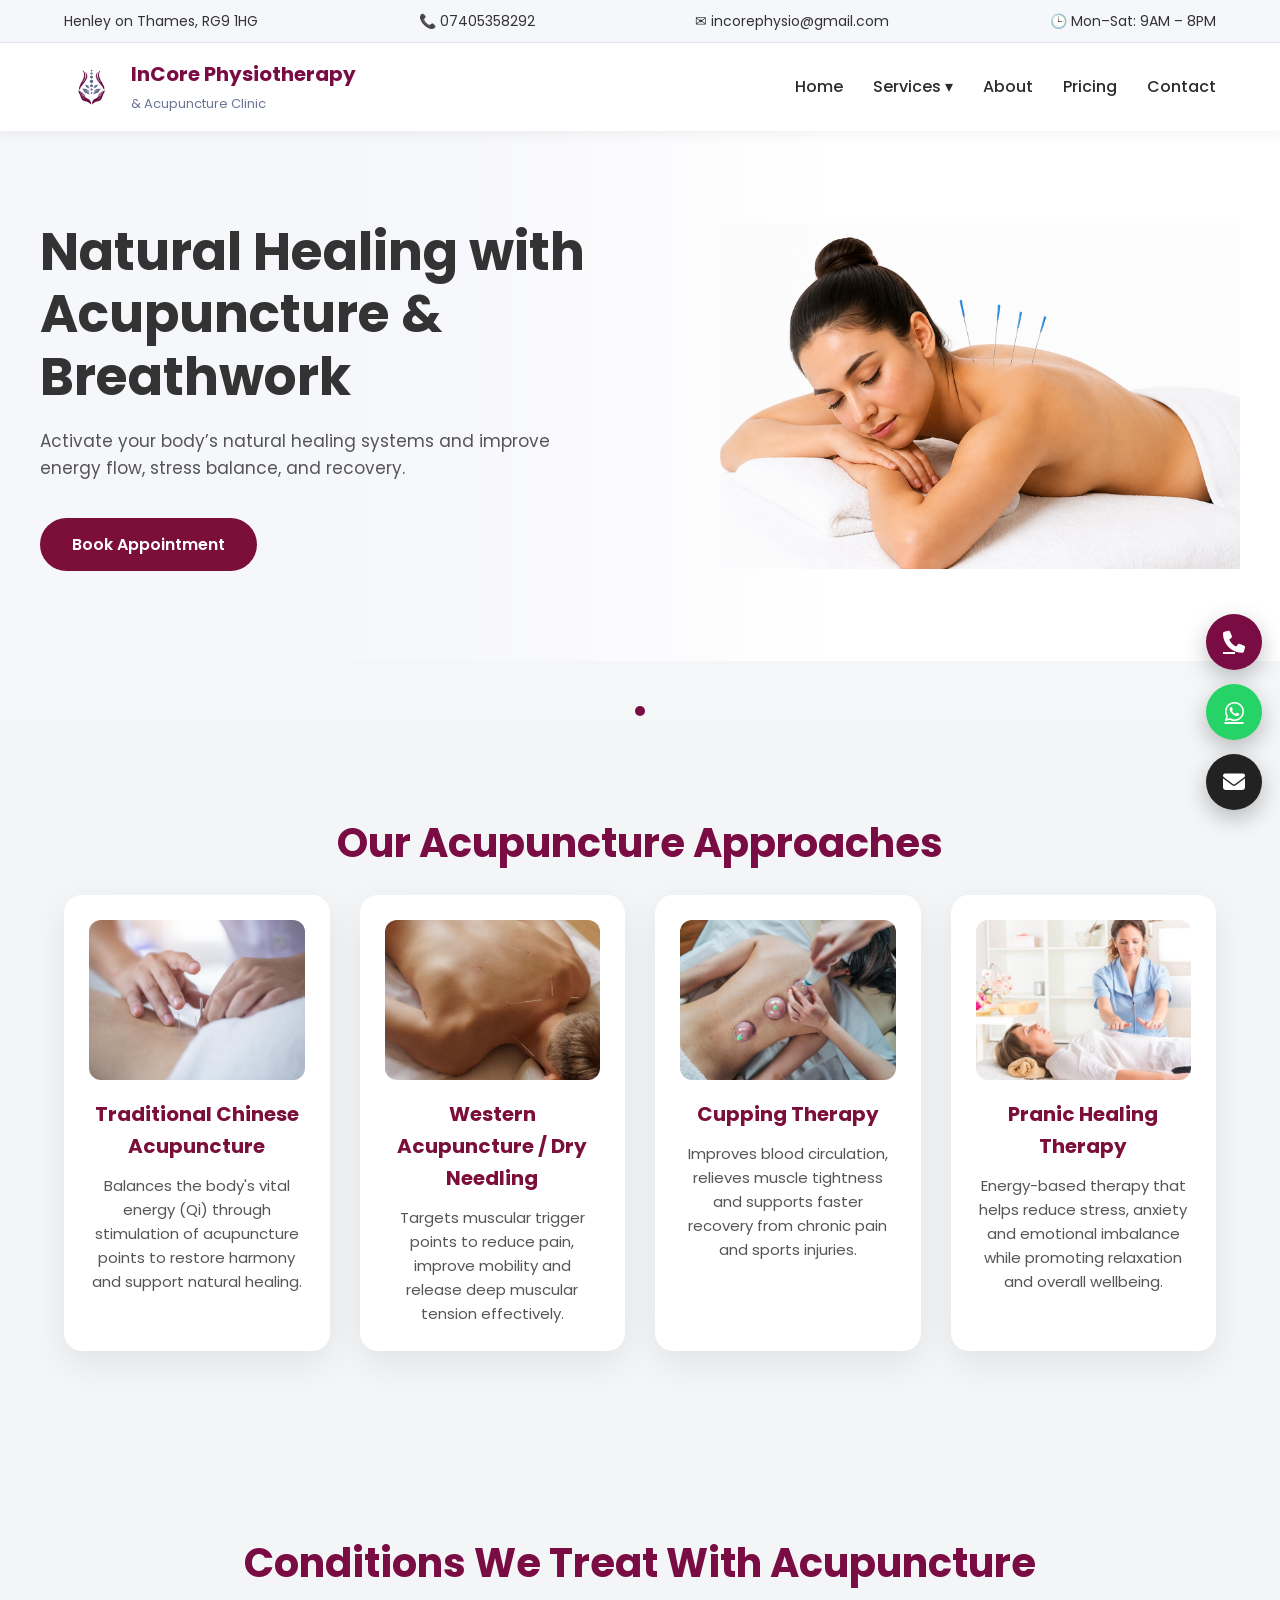
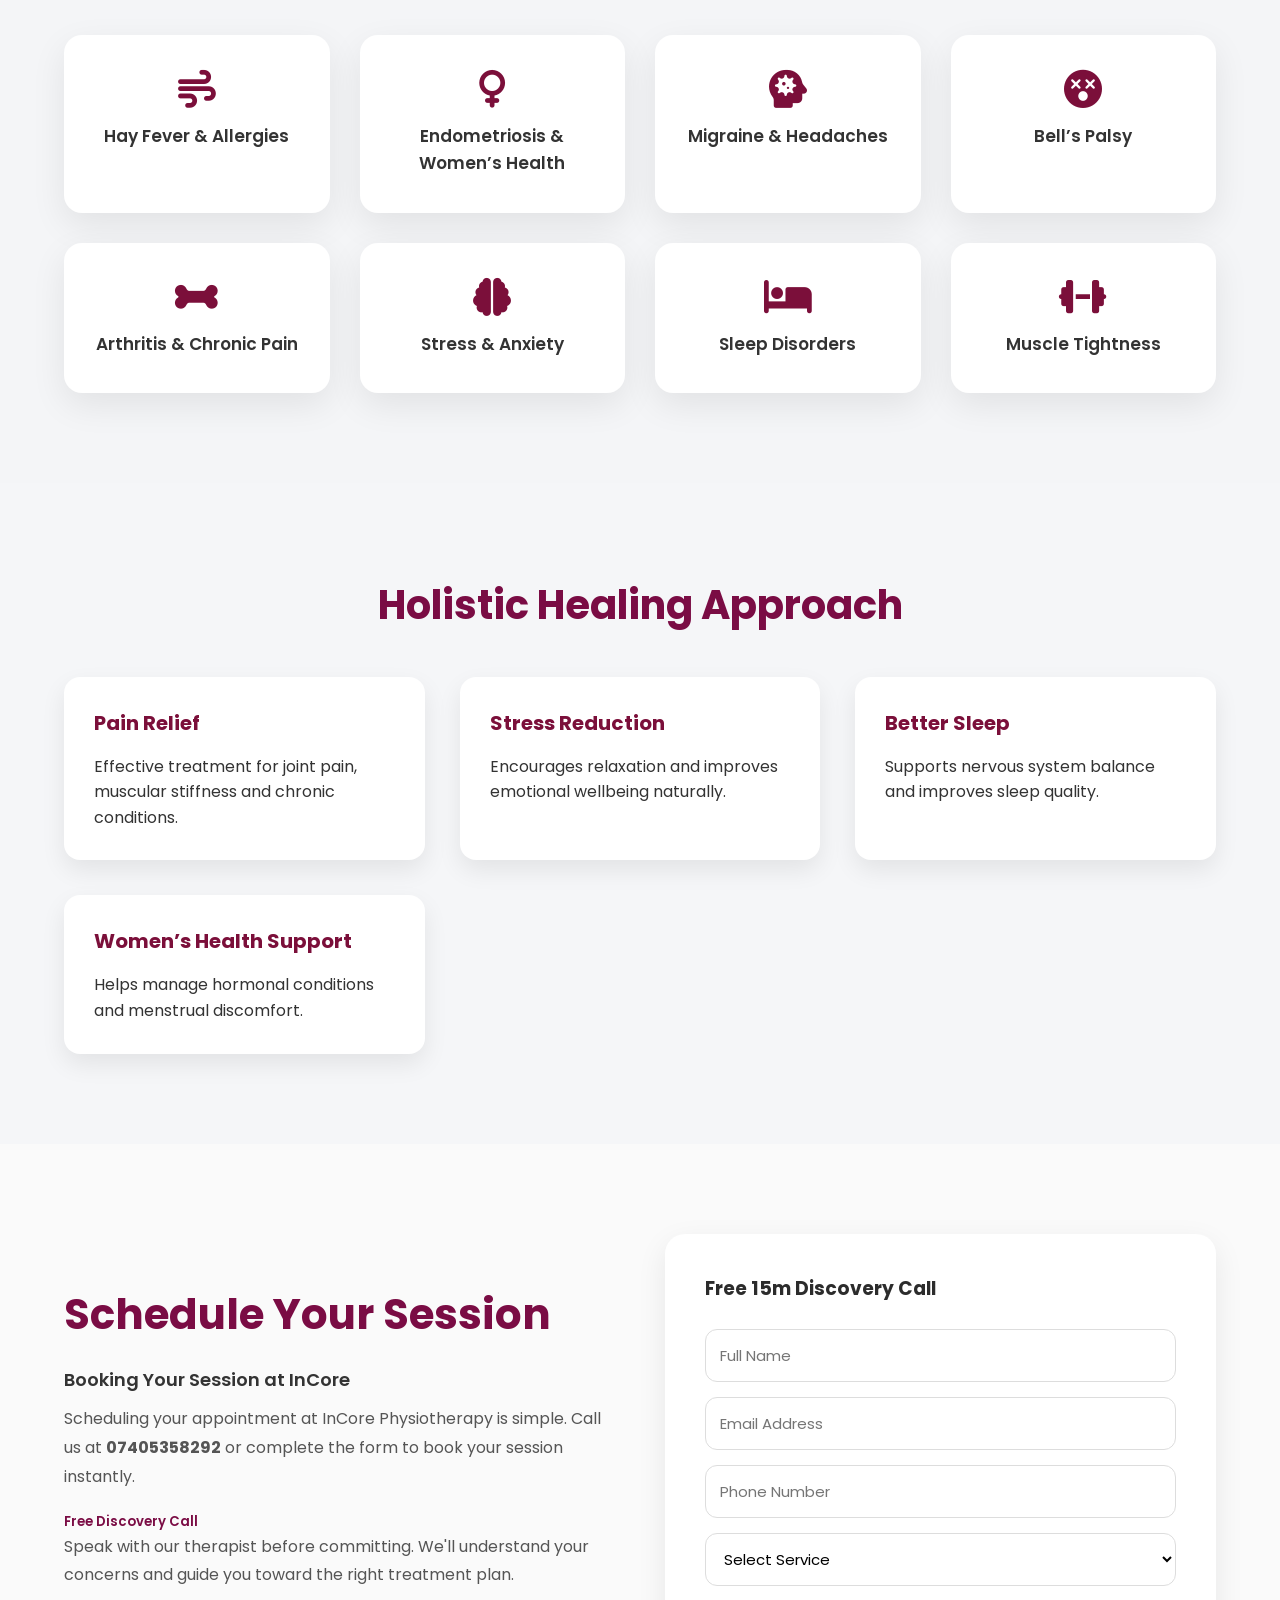
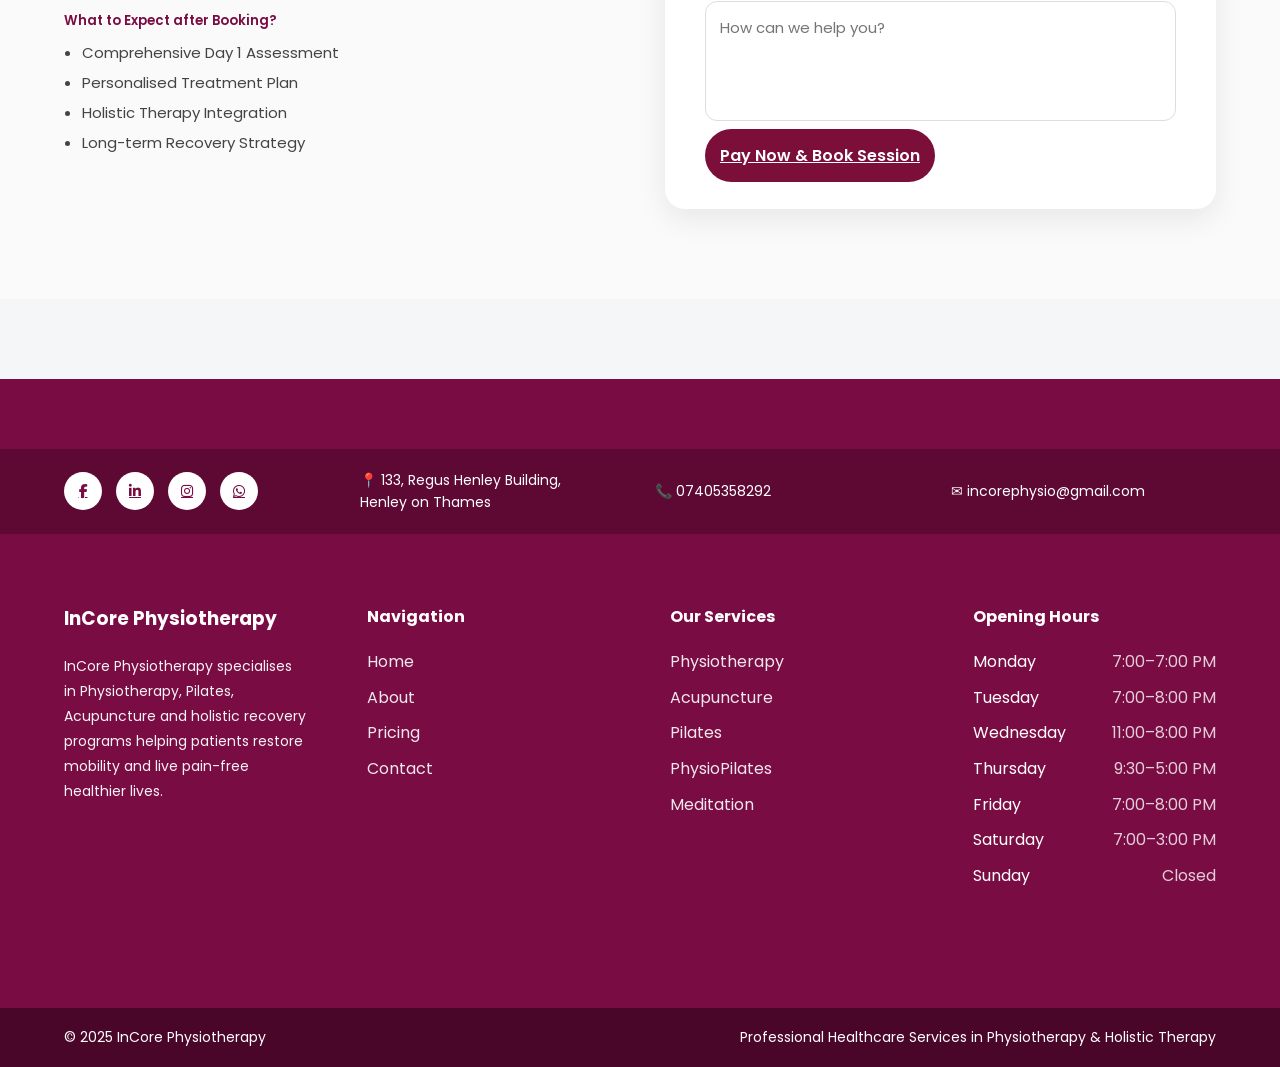
<file: accupunture.html>
<!DOCTYPE html>
<html lang="en">

<head>

<meta charset="UTF-8">
<meta name="viewport" content="width=device-width, initial-scale=1.0">

<title>Acupuncture | InCore Physiotherapy</title>

<link rel="stylesheet" href="style1.css">
<link href="https://fonts.googleapis.com/css2?family=Poppins:wght@400;600&family=Open+Sans:wght@400;500&display=swap" rel="stylesheet">
<link rel="stylesheet"
href="https://cdnjs.cloudflare.com/ajax/libs/font-awesome/6.5.1/css/all.min.css">
</head>

<body>







<!-- TOP INFO BAR -->

<div class="topbar">

<div class="container topbar-flex">

<div class="info-item">
Henley on Thames, RG9 1HG
</div>

<div class="info-item">
📞 07405358292
</div>

<div class="info-item">
✉ incorephysio@gmail.com
</div>

<div class="info-item">
🕒 Mon–Sat: 9AM – 8PM
</div>

</div>

</div>



<!-- MAIN HEADER -->

<header class="header">

<div class="container nav">

<div class="logo-area">

<img src="icononly.png" class="logo-img">

<div class="logo-text">
<h2>InCore Physiotherapy </h2>
<span>& Acupuncture Clinic</span>

</div>

</div>


<nav class="menu" id="menu">

<a href="index.html">Home</a>

<div class="dropdown">

<a href="#" class="dropdown-toggle">Services ▾</a>

<div class="dropdown-menu">

<a href="physiotherapy.html">Physiotherapy</a>
<a href="accupuncture.html">Acupuncture</a>
<a href="Pilates.html">Pilates</a>
<a href="physiopilates.html">Breathwork</a>
<a href="meditation.html">Meditation</a>


</div>

</div>

<a href="about.html">About</a>
<a href="pricing.html">Pricing</a>

<a href="contact.html">Contact</a>

</nav>


<!-- <a href="#" class="btn-primary">
Book
</a>
 -->

<div class="hamburger" id="hamburger">
☰
</div>

</div>

</header>





















<section class="hero">

<div class="carousel">

<div class="slide active">

<div class="hero-content">

<h1>Natural Healing with Acupuncture & Breathwork</h1>

<p>
Activate your body’s natural healing systems and improve energy flow,
stress balance, and recovery.
</p>

<a href="#" class="btn-primary" onclick="openPopup()">Book Appointment</a>

</div>

<img src="acu.png" class="hero-img">

</div>


</div>
</section>



<div class="dots"></div>

</div>

</section>

<!-- TYPES OF ACUPUNCTURE -->

<section class="acupuncture-section">

<div class="container">

<h2 class="section-title">Our Acupuncture Approaches</h2>

<div class="acu-grid">

<div class="acu-card">
<img src="at1.jpg">
<h3>Traditional Chinese Acupuncture</h3>
<p>
Balances the body's vital energy (Qi) through stimulation of acupuncture
points to restore harmony and support natural healing.
</p>
</div>


<div class="acu-card">
<img src="at2.jpg">
<h3>Western Acupuncture / Dry Needling</h3>
<p>
Targets muscular trigger points to reduce pain, improve mobility and
release deep muscular tension effectively.
</p>
</div>


<div class="acu-card">
<img src="at3.jpg">
<h3>Cupping Therapy</h3>
<p>
Improves blood circulation, relieves muscle tightness and supports faster
recovery from chronic pain and sports injuries.
</p>
</div>


<div class="acu-card">
<img src="at4.jpg">
<h3>Pranic Healing Therapy</h3>
<p>
Energy-based therapy that helps reduce stress, anxiety and emotional
imbalance while promoting relaxation and overall wellbeing.
</p>
</div>

</div>
</div>

</section>



<!-- CONDITIONS TREATED -->

<section class="acu-conditions-section">

<div class="container">

<h2 class="section-title">
Conditions We Treat With Acupuncture
</h2>

<div class="acu-conditions-grid">

<div class="acu-condition-card">
<i class="fa-solid fa-wind"></i>
<h3>Hay Fever & Allergies</h3>
</div>

<div class="acu-condition-card">
<i class="fa-solid fa-venus"></i>
<h3>Endometriosis & Women’s Health</h3>
</div>

<div class="acu-condition-card">
<i class="fa-solid fa-head-side-virus"></i>
<h3>Migraine & Headaches</h3>
</div>

<div class="acu-condition-card">
<i class="fa-solid fa-face-dizzy"></i>
<h3>Bell’s Palsy</h3>
</div>

<div class="acu-condition-card">
<i class="fa-solid fa-bone"></i>
<h3>Arthritis & Chronic Pain</h3>
</div>

<div class="acu-condition-card">
<i class="fa-solid fa-brain"></i>
<h3>Stress & Anxiety</h3>
</div>

<div class="acu-condition-card">
<i class="fa-solid fa-bed"></i>
<h3>Sleep Disorders</h3>
</div>

<div class="acu-condition-card">
<i class="fa-solid fa-dumbbell"></i>
<h3>Muscle Tightness</h3>
</div>

</div>
</div>

</section>





<!-- HOLISTIC BENEFITS -->

<section class="acu-benefits">

<div class="container">

<h2 class="section-title">Holistic Healing Approach</h2>


<div class="benefit-grid">

<div class="benefit-card">

<h3>Pain Relief</h3>

<p>
Effective treatment for joint pain, muscular stiffness and chronic conditions.
</p>

</div>


<div class="benefit-card">

<h3>Stress Reduction</h3>

<p>
Encourages relaxation and improves emotional wellbeing naturally.
</p>

</div>


<div class="benefit-card">

<h3>Better Sleep</h3>

<p>
Supports nervous system balance and improves sleep quality.
</p>

</div>


<div class="benefit-card">

<h3>Women’s Health Support</h3>

<p>
Helps manage hormonal conditions and menstrual discomfort.
</p>

</div>

</div>

</div>

</section>




<section class="schedule-section">

<div class="container schedule-wrapper">


<!-- LEFT CONTENT -->

<div class="schedule-content">

<h2>Schedule Your Session</h2>

<h4>Booking Your Session at InCore</h4>

<p>
Scheduling your appointment at InCore Physiotherapy is simple.
Call us at <strong>07405358292</strong> or complete the form to
book your session instantly.
</p>

<h5>Free Discovery Call</h5>

<p>
Speak with our therapist before committing. We'll understand your
concerns and guide you toward the right treatment plan.
</p>


<div class="schedule-list">

<h5>What to Expect after Booking?</h5>

<ul>
<li>Comprehensive Day 1 Assessment</li>
<li>Personalised Treatment Plan</li>
<li>Holistic Therapy Integration</li>
<li>Long-term Recovery Strategy</li>
</ul>

</div>

</div>



<!-- RIGHT FORM -->

<div class="schedule-form">

<h3>Free 15m Discovery Call</h3>

<form id="bookingForm">

<input type="text" placeholder="Full Name" required>

<input type="email" placeholder="Email Address" required>

<input type="tel" placeholder="Phone Number" required>

<select required>
<option value="">Select Service</option>
<option>Physiotherapy</option>
<option>Acupuncture</option>
<option>Pilates</option>
<option>PhysioPilates</option>
<option>Meditation</option>
<option>Pranic Healing</option>
</select>

<textarea placeholder="How can we help you?" required></textarea>

<a href="https://buy.stripe.com/7sY9AU4rI3bV6o62UUfQI09" 
target="_blank" 
class="pay-btn">
Pay Now & Book Session
</a>
</form>

</div>


</div>

</section>





<footer class="footer">

<!-- TOP CONTACT STRIP -->

<div class="footer-top">

<div class="container footer-top-grid">

<div class="footer-social">
<a href="https://www.facebook.com/profile.php?id=61563125564961"><i class="fab fa-facebook-f"></i></a>
<a href="https://www.linkedin.com/in/ashwini-a-107a5a2b/"><i class="fab fa-linkedin-in"></i></a>
<a href="https://www.instagram.com/incorephysiotherapy"><i class="fab fa-instagram"></i></a>
<a href="https://wa.me/917405358292"><i class="fab fa-whatsapp"></i></a>
</div>

<div class="footer-contact-item">
📍 133, Regus Henley Building,<br>
Henley on Thames
</div>

<div class="footer-contact-item">
📞 07405358292
</div>

<div class="footer-contact-item">
✉ incorephysio@gmail.com
</div>

</div>

</div>


<!-- MAIN FOOTER GRID -->

<div class="container footer-grid">


<!-- COLUMN 1 -->

<div class="footer-col">

<h3>InCore Physiotherapy</h3>

<p>
InCore Physiotherapy specialises in Physiotherapy, Pilates,
Acupuncture and holistic recovery programs helping patients
restore mobility and live pain-free healthier lives.
</p>

</div>


<!-- COLUMN 2 -->

<div class="footer-col">

<h4>Navigation</h4>

<ul>
<li><a href="index.html">Home</a></li>

<li><a href="about.html">About</a></li>
<li><a href="pricing.html">Pricing</a></li>

<li><a href="contact.html">Contact</a></li>
</ul>

</div>


<!-- COLUMN 3 -->

<div class="footer-col">

<h4>Our Services</h4>

<ul>
<li><a href="physiotherapy.html">Physiotherapy</a></li>
<li><a href="accupunture.html">Acupuncture</a></li>
<li><a href="Pilates.html">Pilates</a></li>
<li><a href="physiopilates.html">PhysioPilates</a></li>
<li><a href="meditation.html">Meditation</a></li>

</ul>

</div>


<!-- COLUMN 4 -->

<div class="footer-col">

<h4>Opening Hours</h4>

<ul class="hours">
<li>Monday <span>7:00–7:00 PM</span></li>
<li>Tuesday <span>7:00–8:00 PM</span></li>
<li>Wednesday <span>11:00–8:00 PM</span></li>
<li>Thursday <span>9:30–5:00 PM</span></li>
<li>Friday <span>7:00–8:00 PM</span></li>
<li>Saturday <span>7:00–3:00 PM</span></li>
<li>Sunday <span>Closed</span></li>
</ul>

</div>

</div>


<!-- COPYRIGHT -->

<div class="footer-bottom">

<div class="container footer-bottom-flex">

<p>© 2025 InCore Physiotherapy</p>

<p>Professional Healthcare Services in Physiotherapy & Holistic Therapy</p>

</div>

</div>

</footer>



<!-- ENQUIRY POPUP -->

<div class="popup-overlay" id="popupOverlay">

<div class="popup-box">

<span class="popup-close" onclick="closePopup()">×</span>

<h3>Book Your Free Consultation</h3>

<form>

<input type="text" placeholder="Full Name" required>

<input type="email" placeholder="Email Address" required>

<input type="tel" placeholder="Phone Number" required>

<select required>
<option>Select Service</option>
<option>Physiotherapy</option>
<option>Acupuncture</option>
<option>Pilates</option>
<option>PhysioPilates</option>
</select>

<textarea placeholder="Your Message"></textarea>

<button type="submit">Submit Enquiry</button>

</form>

</div>

</div>

<!-- FLOATING CONTACT BUTTONS -->

<div class="floating-buttons">

<a href="tel:07405358292" class="float-call">
<i class="fa-solid fa-phone"></i>
</a>

<a href="https://wa.me/917405358292" target="_blank" class="float-whatsapp">
<i class="fa-brands fa-whatsapp"></i>
</a>

<button class="float-enquiry" onclick="openPopup()">
<i class="fa-solid fa-envelope"></i>
</button>

</div>
<script src="script.js"></script>


</body>
</html>
</file>
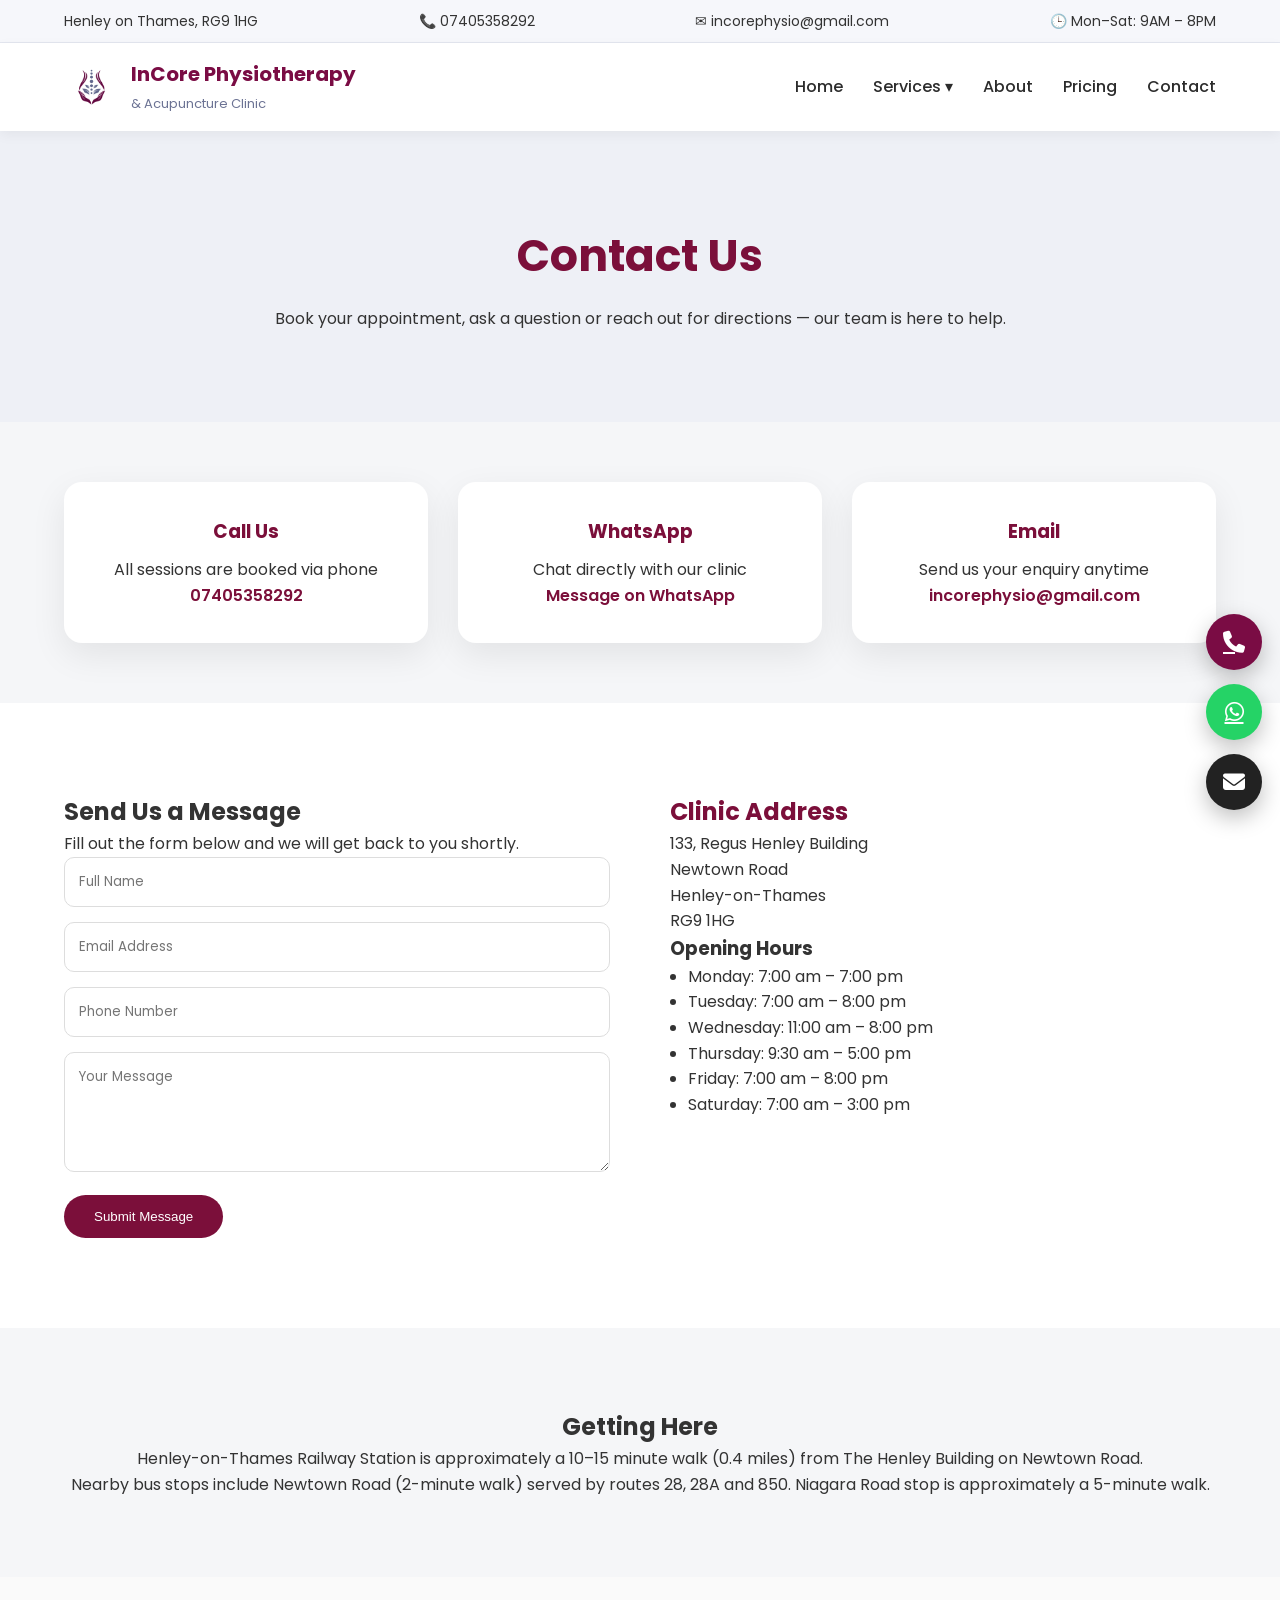
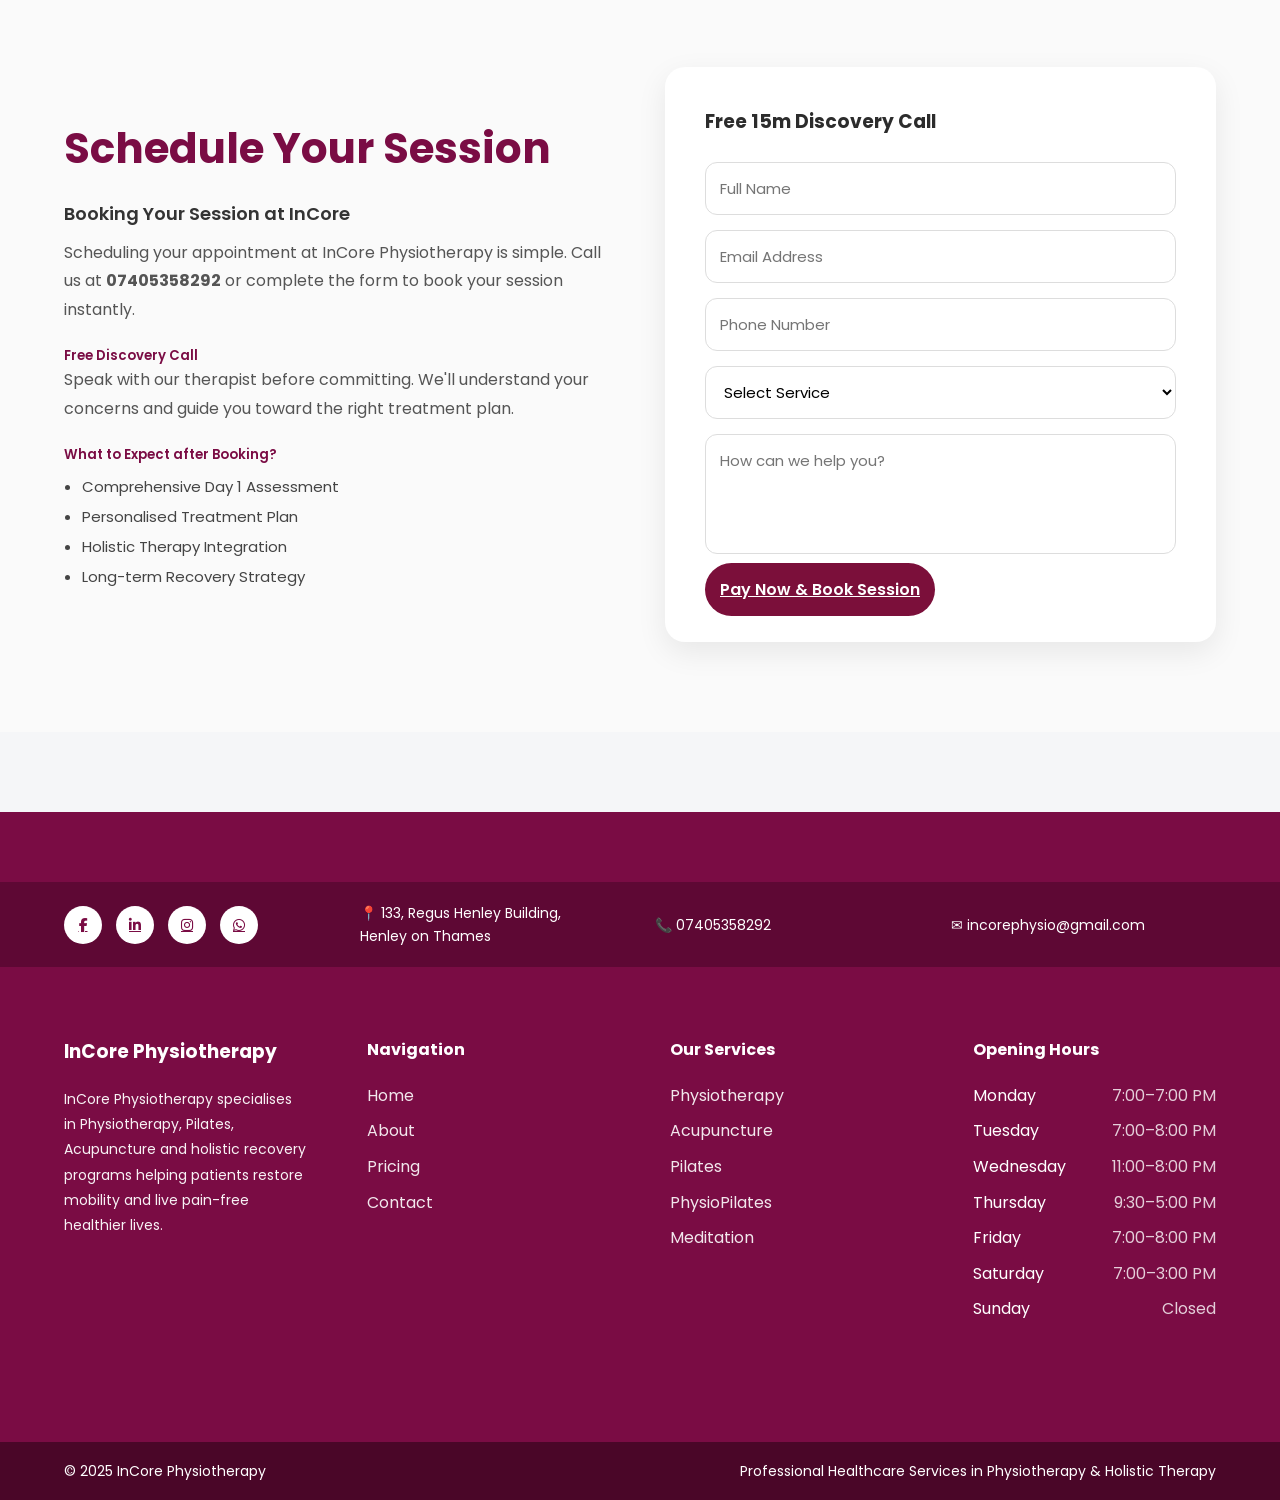
<file: contact.html>
<!DOCTYPE html>
<html lang="en">

<head>

<meta charset="UTF-8">
<meta name="viewport" content="width=device-width, initial-scale=1.0">

<title>Contact | InCore Physiotherapy</title>


<link rel="stylesheet" href="style1.css">

<link href="https://fonts.googleapis.com/css2?family=Poppins:wght@400;600&family=Open+Sans:wght@400;500&display=swap" rel="stylesheet">
<link rel="stylesheet"
href="https://cdnjs.cloudflare.com/ajax/libs/font-awesome/6.5.1/css/all.min.css">
</head>

<body>


<!-- TOP INFO BAR -->

<div class="topbar">

<div class="container topbar-flex">

<div class="info-item">
Henley on Thames, RG9 1HG
</div>

<div class="info-item">
📞 07405358292
</div>

<div class="info-item">
✉ incorephysio@gmail.com
</div>

<div class="info-item">
🕒 Mon–Sat: 9AM – 8PM
</div>

</div>

</div>



<!-- MAIN HEADER -->

<header class="header">

<div class="container nav">

<div class="logo-area">

<img src="icononly.png" class="logo-img">

<div class="logo-text">
<h2>InCore Physiotherapy </h2>
<span>& Acupuncture Clinic</span>

</div>

</div>


<nav class="menu" id="menu">

<a href="index.html">Home</a>

<div class="dropdown">

<a href="#" class="dropdown-toggle">Services ▾</a>

<div class="dropdown-menu">

<a href="physiotherapy.html">Physiotherapy</a>
<a href="accupuncture.html">Acupuncture</a>
<a href="Pilates.html">Pilates</a>
<a href="physiopilates.html">Breathwork</a>
<a href="meditation.html">Meditation</a>


</div>

</div>

<a href="about.html">About</a>
<a href="pricing.html">Pricing</a>

<a href="contact.html">Contact</a>

</nav>


<!-- <a href="#" class="btn-primary">
Book
</a>
 -->

<div class="hamburger" id="hamburger">
☰
</div>

</div>

</header>






<!-- HERO SECTION -->

<section class="contact-hero">

<div class="container">

<h1>Contact Us</h1>

<p>
Book your appointment, ask a question or reach out for directions —
our team is here to help.
</p>

</div>

</section>



<!-- QUICK CONTACT CARDS -->

<section class="contact-cards">

<div class="container contact-grid">

<div class="contact-card">

<h3>Call Us</h3>

<p>All sessions are booked via phone</p>

<a href="tel:+447405358292">07405358292</a>

</div>


<div class="contact-card">

<h3>WhatsApp</h3>

<p>Chat directly with our clinic</p>

<a href="https://wa.me/447405358292">Message on WhatsApp</a>

</div>


<div class="contact-card">

<h3>Email</h3>

<p>Send us your enquiry anytime</p>

<a href="mailto:incorephysio@gmail.com">incorephysio@gmail.com</a>

</div>

</div>

</section>



<!-- CONTACT FORM -->

<section class="contact-form-section">

<div class="container form-grid">


<div class="form-left">

<h2>Send Us a Message</h2>

<p>
Fill out the form below and we will get back to you shortly.
</p>


<form>

<input type="text" placeholder="Full Name" required>

<input type="email" placeholder="Email Address" required>

<input type="tel" placeholder="Phone Number">

<textarea placeholder="Your Message"></textarea>

<button type="submit">Submit Message</button>

</form>

</div>



<div class="form-right">

<h2>Clinic Address</h2>

<p>
133, Regus Henley Building<br>
Newtown Road<br>
Henley-on-Thames<br>
RG9 1HG
</p>


<h3>Opening Hours</h3>

<ul>

<li>Monday: 7:00 am – 7:00 pm</li>
<li>Tuesday: 7:00 am – 8:00 pm</li>
<li>Wednesday: 11:00 am – 8:00 pm</li>
<li>Thursday: 9:30 am – 5:00 pm</li>
<li>Friday: 7:00 am – 8:00 pm</li>
<li>Saturday: 7:00 am – 3:00 pm</li>

</ul>

</div>


</div>

</section>



<!-- GETTING HERE -->

<section class="location-section">

<div class="container">

<h2>Getting Here</h2>

<p>
Henley-on-Thames Railway Station is approximately a 10–15 minute walk
(0.4 miles) from The Henley Building on Newtown Road.
</p>

<p>
Nearby bus stops include Newtown Road (2-minute walk) served by routes
28, 28A and 850. Niagara Road stop is approximately a 5-minute walk.
</p>

</div>

</section>


<section class="schedule-section">

<div class="container schedule-wrapper">


<!-- LEFT CONTENT -->

<div class="schedule-content">

<h2>Schedule Your Session</h2>

<h4>Booking Your Session at InCore</h4>

<p>
Scheduling your appointment at InCore Physiotherapy is simple.
Call us at <strong>07405358292</strong> or complete the form to
book your session instantly.
</p>

<h5>Free Discovery Call</h5>

<p>
Speak with our therapist before committing. We'll understand your
concerns and guide you toward the right treatment plan.
</p>


<div class="schedule-list">

<h5>What to Expect after Booking?</h5>

<ul>
<li>Comprehensive Day 1 Assessment</li>
<li>Personalised Treatment Plan</li>
<li>Holistic Therapy Integration</li>
<li>Long-term Recovery Strategy</li>
</ul>

</div>

</div>



<!-- RIGHT FORM -->

<div class="schedule-form">

<h3>Free 15m Discovery Call</h3>

<form id="bookingForm">

<input type="text" placeholder="Full Name" required>

<input type="email" placeholder="Email Address" required>

<input type="tel" placeholder="Phone Number" required>

<select required>
<option value="">Select Service</option>
<option>Physiotherapy</option>
<option>Acupuncture</option>
<option>Pilates</option>
<option>PhysioPilates</option>
<option>Meditation</option>
<option>Pranic Healing</option>
</select>

<textarea placeholder="How can we help you?" required></textarea>

<a href="https://buy.stripe.com/7sY9AU4rI3bV6o62UUfQI09" 
target="_blank" 
class="pay-btn">
Pay Now & Book Session
</a>
</form>

</div>


</div>

</section>




<footer class="footer">

<!-- TOP CONTACT STRIP -->

<div class="footer-top">

<div class="container footer-top-grid">

<div class="footer-social">
<a href="https://www.facebook.com/profile.php?id=61563125564961"><i class="fab fa-facebook-f"></i></a>
<a href="https://www.linkedin.com/in/ashwini-a-107a5a2b/"><i class="fab fa-linkedin-in"></i></a>
<a href="https://www.instagram.com/incorephysiotherapy"><i class="fab fa-instagram"></i></a>
<a href="https://wa.me/917405358292"><i class="fab fa-whatsapp"></i></a>
</div>

<div class="footer-contact-item">
📍 133, Regus Henley Building,<br>
Henley on Thames
</div>

<div class="footer-contact-item">
📞 07405358292
</div>

<div class="footer-contact-item">
✉ incorephysio@gmail.com
</div>

</div>

</div>


<!-- MAIN FOOTER GRID -->

<div class="container footer-grid">


<!-- COLUMN 1 -->

<div class="footer-col">

<h3>InCore Physiotherapy</h3>

<p>
InCore Physiotherapy specialises in Physiotherapy, Pilates,
Acupuncture and holistic recovery programs helping patients
restore mobility and live pain-free healthier lives.
</p>

</div>


<!-- COLUMN 2 -->

<div class="footer-col">

<h4>Navigation</h4>

<ul>
<li><a href="index.html">Home</a></li>

<li><a href="about.html">About</a></li>
<li><a href="pricing.html">Pricing</a></li>

<li><a href="contact.html">Contact</a></li>
</ul>

</div>


<!-- COLUMN 3 -->

<div class="footer-col">

<h4>Our Services</h4>

<ul>
<li><a href="physiotherapy.html">Physiotherapy</a></li>
<li><a href="accupunture.html">Acupuncture</a></li>
<li><a href="Pilates.html">Pilates</a></li>
<li><a href="physiopilates.html">PhysioPilates</a></li>
<li><a href="meditation.html">Meditation</a></li>

</ul>

</div>


<!-- COLUMN 4 -->

<div class="footer-col">

<h4>Opening Hours</h4>

<ul class="hours">
<li>Monday <span>7:00–7:00 PM</span></li>
<li>Tuesday <span>7:00–8:00 PM</span></li>
<li>Wednesday <span>11:00–8:00 PM</span></li>
<li>Thursday <span>9:30–5:00 PM</span></li>
<li>Friday <span>7:00–8:00 PM</span></li>
<li>Saturday <span>7:00–3:00 PM</span></li>
<li>Sunday <span>Closed</span></li>
</ul>

</div>

</div>


<!-- COPYRIGHT -->

<div class="footer-bottom">

<div class="container footer-bottom-flex">

<p>© 2025 InCore Physiotherapy</p>

<p>Professional Healthcare Services in Physiotherapy & Holistic Therapy</p>

</div>

</div>

</footer>


<!-- ENQUIRY POPUP -->

<div class="popup-overlay" id="popupOverlay">

<div class="popup-box">

<span class="popup-close" onclick="closePopup()">×</span>

<h3>Book Your Free Consultation</h3>

<form>

<input type="text" placeholder="Full Name" required>

<input type="email" placeholder="Email Address" required>

<input type="tel" placeholder="Phone Number" required>

<select required>
<option>Select Service</option>
<option>Physiotherapy</option>
<option>Acupuncture</option>
<option>Pilates</option>
<option>PhysioPilates</option>
</select>

<textarea placeholder="Your Message"></textarea>

<button type="submit">Submit Enquiry</button>

</form>

</div>

</div>

<!-- FLOATING CONTACT BUTTONS -->

<div class="floating-buttons">

<a href="tel:07405358292" class="float-call">
<i class="fa-solid fa-phone"></i>
</a>

<a href="https://wa.me/917405358292" target="_blank" class="float-whatsapp">
<i class="fa-brands fa-whatsapp"></i>
</a>

<button class="float-enquiry" onclick="openPopup()">
<i class="fa-solid fa-envelope"></i>
</button>

</div>
<script src="script.js"></script>



</body>
</html>
</file>
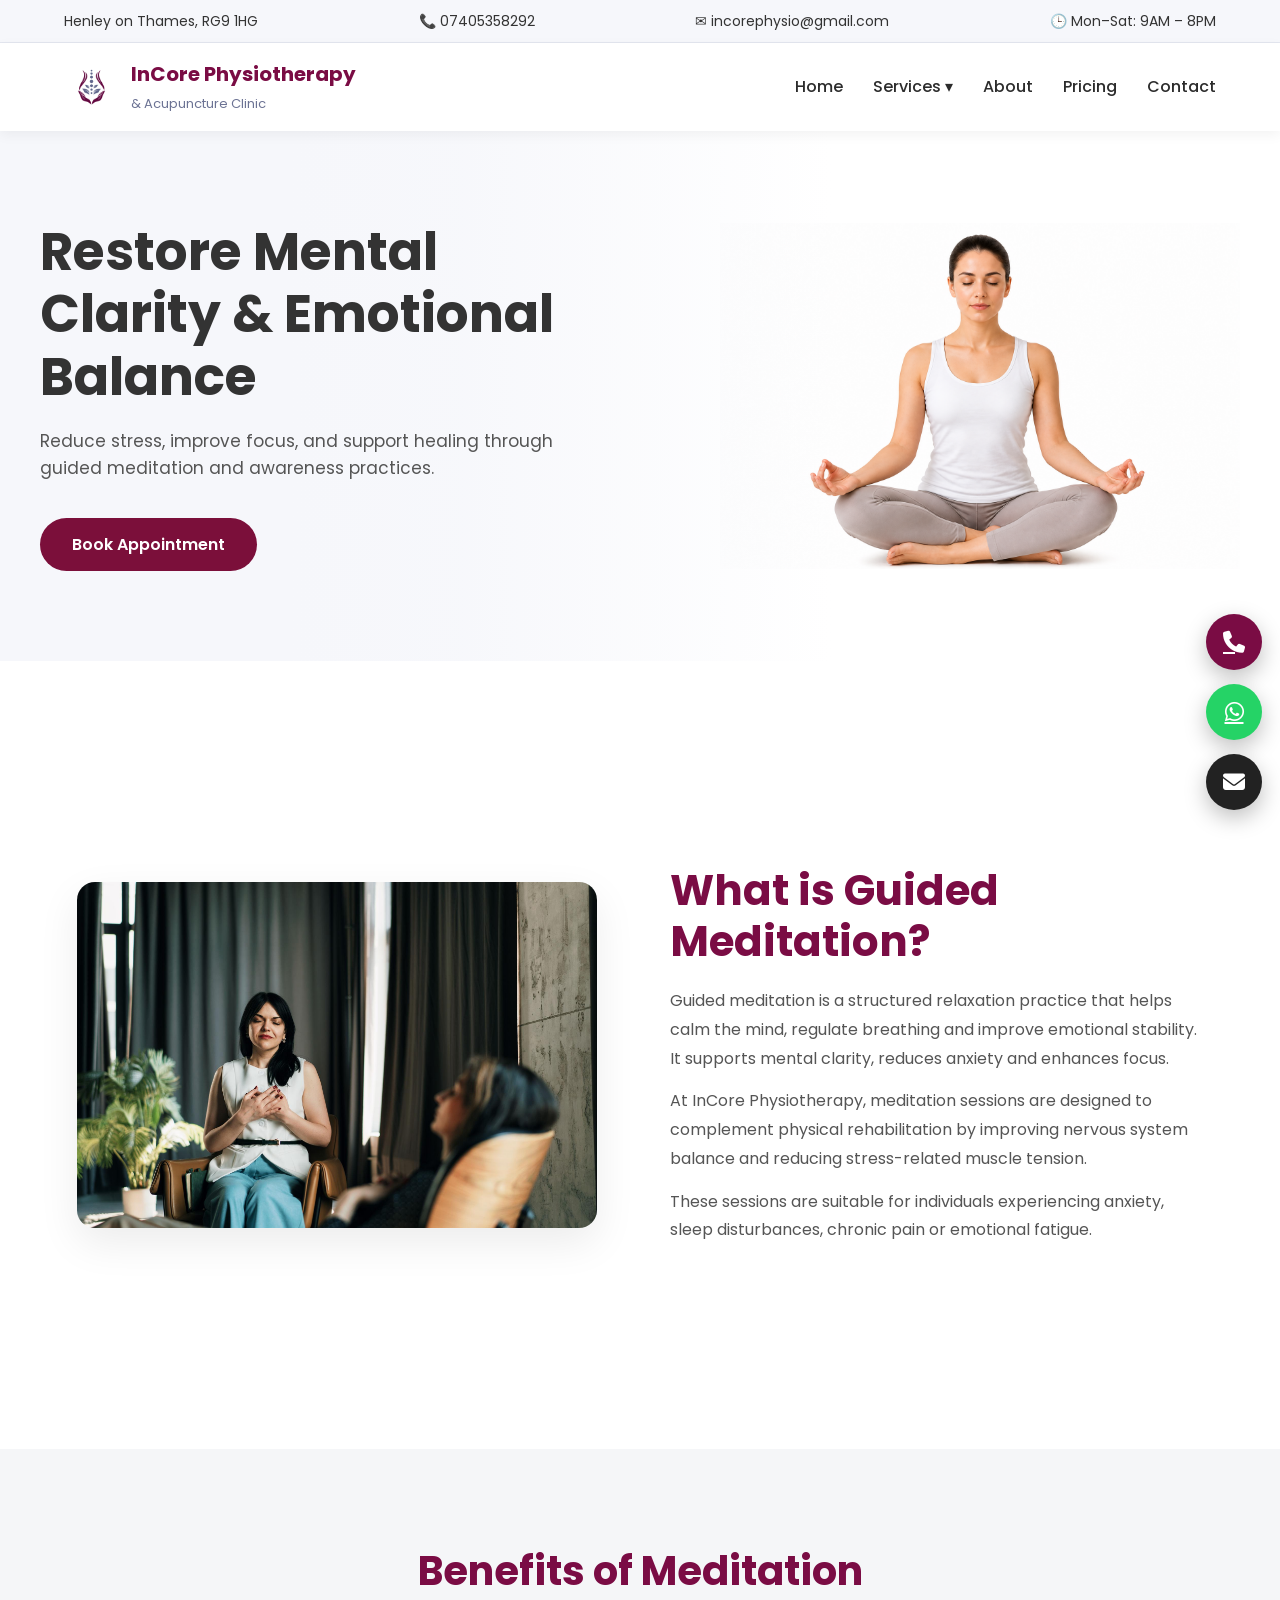
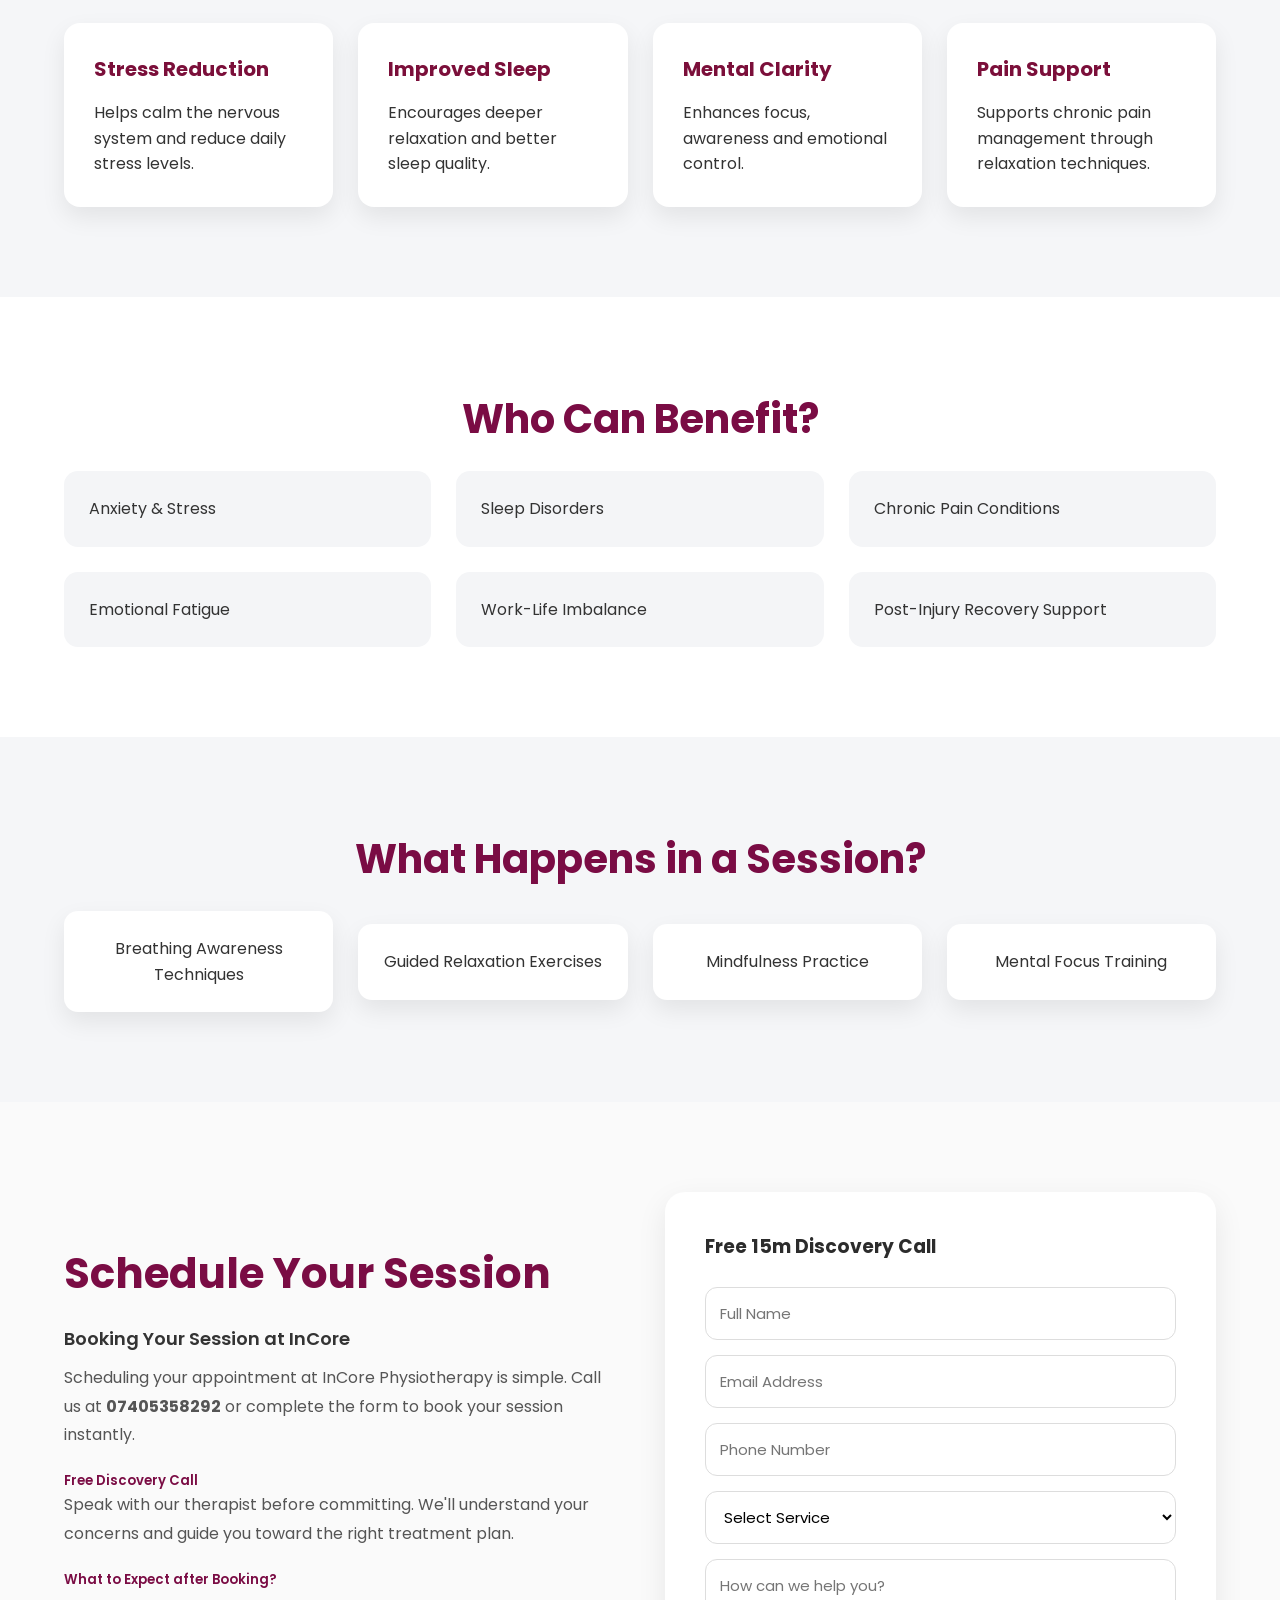
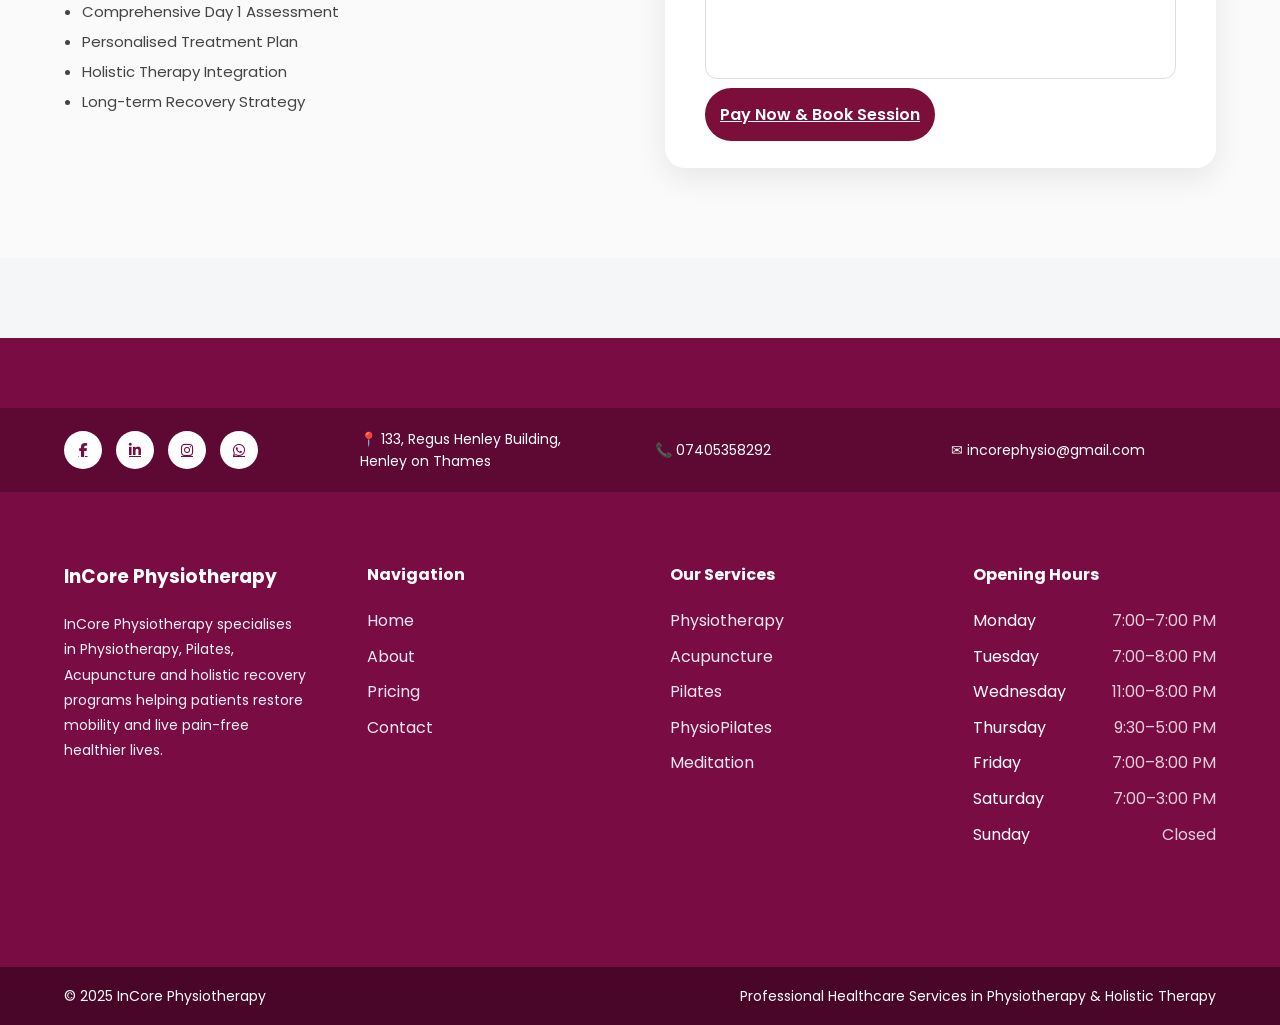
<file: meditation.html>
<!DOCTYPE html>
<html lang="en">
<head>

<meta charset="UTF-8">
<meta name="viewport" content="width=device-width, initial-scale=1.0">

<title>Online Meditation | InCore Physiotherapy</title>

<link rel="stylesheet" href="style1.css">

<link href="https://fonts.googleapis.com/css2?family=Poppins:wght@400;600&family=Open+Sans:wght@400;500&display=swap" rel="stylesheet">
<link rel="stylesheet"
href="https://cdnjs.cloudflare.com/ajax/libs/font-awesome/6.5.1/css/all.min.css">
</head>

<body>



<!-- TOP INFO BAR -->

<div class="topbar">

<div class="container topbar-flex">

<div class="info-item">
Henley on Thames, RG9 1HG
</div>

<div class="info-item">
📞 07405358292
</div>

<div class="info-item">
✉ incorephysio@gmail.com
</div>

<div class="info-item">
🕒 Mon–Sat: 9AM – 8PM
</div>

</div>

</div>



<!-- MAIN HEADER -->

<header class="header">

<div class="container nav">

<div class="logo-area">

<img src="icononly.png" class="logo-img">

<div class="logo-text">
<h2>InCore Physiotherapy </h2>
<span>& Acupuncture Clinic</span>

</div>

</div>


<nav class="menu" id="menu">

<a href="index.html">Home</a>

<div class="dropdown">

<a href="#" class="dropdown-toggle">Services ▾</a>

<div class="dropdown-menu">

<a href="physiotherapy.html">Physiotherapy</a>
<a href="accupuncture.html">Acupuncture</a>
<a href="Pilates.html">Pilates</a>
<a href="physiopilates.html">Breathwork</a>
<a href="meditation.html">Meditation</a>


</div>

</div>

<a href="about.html">About</a>
<a href="pricing.html">Pricing</a>

<a href="contact.html">Contact</a>

</nav>


<!-- <a href="#" class="btn-primary">
Book
</a>
 -->

<div class="hamburger" id="hamburger">
☰
</div>

</div>

</header>




<section class="hero">

<div class="carousel">

<div class="slide active">

<div class="hero-content">

<h1>Restore Mental Clarity & Emotional Balance</h1>

<p>
Reduce stress, improve focus, and support healing through guided
meditation and awareness practices.
</p>


<a href="#" class="btn-primary" onclick="openPopup()">Book Appointment</a>

</div>

<img src="meditation.png" class="hero-img">

</div>



</div>

</section>



<!-- WHAT IS MEDITATION -->

<section class="about-meditation">

<div class="container about-grid">

<div class="about-image">
<img src="m1.jpg">
</div>

<div class="about-content">

<h2>What is Guided Meditation?</h2>

<p>
Guided meditation is a structured relaxation practice that helps calm
the mind, regulate breathing and improve emotional stability. It supports
mental clarity, reduces anxiety and enhances focus.
</p>

<p>
At InCore Physiotherapy, meditation sessions are designed to complement
physical rehabilitation by improving nervous system balance and reducing
stress-related muscle tension.
</p>

<p>
These sessions are suitable for individuals experiencing anxiety,
sleep disturbances, chronic pain or emotional fatigue.
</p>

</div>

</div>

</section>



<!-- BENEFITS -->

<section class="benefits-section">

<div class="container">

<h2 class="section-title">Benefits of Meditation</h2>

<div class="benefits-grid">

<div class="benefit-card">
<h3>Stress Reduction</h3>
<p>Helps calm the nervous system and reduce daily stress levels.</p>
</div>

<div class="benefit-card">
<h3>Improved Sleep</h3>
<p>Encourages deeper relaxation and better sleep quality.</p>
</div>

<div class="benefit-card">
<h3>Mental Clarity</h3>
<p>Enhances focus, awareness and emotional control.</p>
</div>

<div class="benefit-card">
<h3>Pain Support</h3>
<p>Supports chronic pain management through relaxation techniques.</p>
</div>

</div>

</div>

</section>



<!-- WHO CAN BENEFIT -->

<section class="who-section">

<div class="container">

<h2 class="section-title">Who Can Benefit?</h2>

<div class="who-grid">

<div class="who-card">
Anxiety & Stress
</div>

<div class="who-card">
Sleep Disorders
</div>

<div class="who-card">
Chronic Pain Conditions
</div>

<div class="who-card">
Emotional Fatigue
</div>

<div class="who-card">
Work-Life Imbalance
</div>

<div class="who-card">
Post-Injury Recovery Support
</div>

</div>

</div>

</section>



<!-- SESSION PROCESS -->

<section class="process-section">

<div class="container">

<h2 class="section-title">What Happens in a Session?</h2>

<div class="process-grid">

<div class="process-step">
Breathing Awareness Techniques
</div>

<div class="process-step">
Guided Relaxation Exercises
</div>

<div class="process-step">
Mindfulness Practice
</div>

<div class="process-step">
Mental Focus Training
</div>

</div>

</div>

</section>



<section class="schedule-section">

<div class="container schedule-wrapper">


<!-- LEFT CONTENT -->

<div class="schedule-content">

<h2>Schedule Your Session</h2>

<h4>Booking Your Session at InCore</h4>

<p>
Scheduling your appointment at InCore Physiotherapy is simple.
Call us at <strong>07405358292</strong> or complete the form to
book your session instantly.
</p>

<h5>Free Discovery Call</h5>

<p>
Speak with our therapist before committing. We'll understand your
concerns and guide you toward the right treatment plan.
</p>


<div class="schedule-list">

<h5>What to Expect after Booking?</h5>

<ul>
<li>Comprehensive Day 1 Assessment</li>
<li>Personalised Treatment Plan</li>
<li>Holistic Therapy Integration</li>
<li>Long-term Recovery Strategy</li>
</ul>

</div>

</div>



<!-- RIGHT FORM -->

<div class="schedule-form">

<h3>Free 15m Discovery Call</h3>

<form id="bookingForm">

<input type="text" placeholder="Full Name" required>

<input type="email" placeholder="Email Address" required>

<input type="tel" placeholder="Phone Number" required>

<select required>
<option value="">Select Service</option>
<option>Physiotherapy</option>
<option>Acupuncture</option>
<option>Pilates</option>
<option>PhysioPilates</option>
<option>Meditation</option>
<option>Pranic Healing</option>
</select>

<textarea placeholder="How can we help you?" required></textarea>

<a href="https://buy.stripe.com/7sY9AU4rI3bV6o62UUfQI09" 
target="_blank" 
class="pay-btn">
Pay Now & Book Session
</a>
</form>

</div>


</div>

</section>





<footer class="footer">

<!-- TOP CONTACT STRIP -->

<div class="footer-top">

<div class="container footer-top-grid">

<div class="footer-social">
<a href="https://www.facebook.com/profile.php?id=61563125564961"><i class="fab fa-facebook-f"></i></a>
<a href="https://www.linkedin.com/in/ashwini-a-107a5a2b/"><i class="fab fa-linkedin-in"></i></a>
<a href="https://www.instagram.com/incorephysiotherapy"><i class="fab fa-instagram"></i></a>
<a href="https://wa.me/917405358292"><i class="fab fa-whatsapp"></i></a>
</div>

<div class="footer-contact-item">
📍 133, Regus Henley Building,<br>
Henley on Thames
</div>

<div class="footer-contact-item">
📞 07405358292
</div>

<div class="footer-contact-item">
✉ incorephysio@gmail.com
</div>

</div>

</div>


<!-- MAIN FOOTER GRID -->

<div class="container footer-grid">


<!-- COLUMN 1 -->

<div class="footer-col">

<h3>InCore Physiotherapy</h3>

<p>
InCore Physiotherapy specialises in Physiotherapy, Pilates,
Acupuncture and holistic recovery programs helping patients
restore mobility and live pain-free healthier lives.
</p>

</div>


<!-- COLUMN 2 -->

<div class="footer-col">

<h4>Navigation</h4>

<ul>
<li><a href="index.html">Home</a></li>

<li><a href="about.html">About</a></li>
<li><a href="pricing.html">Pricing</a></li>

<li><a href="contact.html">Contact</a></li>
</ul>

</div>


<!-- COLUMN 3 -->

<div class="footer-col">

<h4>Our Services</h4>

<ul>
<li><a href="physiotherapy.html">Physiotherapy</a></li>
<li><a href="accupunture.html">Acupuncture</a></li>
<li><a href="Pilates.html">Pilates</a></li>
<li><a href="physiopilates.html">PhysioPilates</a></li>
<li><a href="meditation.html">Meditation</a></li>

</ul>

</div>


<!-- COLUMN 4 -->

<div class="footer-col">

<h4>Opening Hours</h4>

<ul class="hours">
<li>Monday <span>7:00–7:00 PM</span></li>
<li>Tuesday <span>7:00–8:00 PM</span></li>
<li>Wednesday <span>11:00–8:00 PM</span></li>
<li>Thursday <span>9:30–5:00 PM</span></li>
<li>Friday <span>7:00–8:00 PM</span></li>
<li>Saturday <span>7:00–3:00 PM</span></li>
<li>Sunday <span>Closed</span></li>
</ul>

</div>

</div>


<!-- COPYRIGHT -->

<div class="footer-bottom">

<div class="container footer-bottom-flex">

<p>© 2025 InCore Physiotherapy</p>

<p>Professional Healthcare Services in Physiotherapy & Holistic Therapy</p>

</div>

</div>

</footer>


<!-- ENQUIRY POPUP -->

<div class="popup-overlay" id="popupOverlay">

<div class="popup-box">

<span class="popup-close" onclick="closePopup()">×</span>

<h3>Book Your Free Consultation</h3>

<form>

<input type="text" placeholder="Full Name" required>

<input type="email" placeholder="Email Address" required>

<input type="tel" placeholder="Phone Number" required>

<select required>
<option>Select Service</option>
<option>Physiotherapy</option>
<option>Acupuncture</option>
<option>Pilates</option>
<option>PhysioPilates</option>
</select>

<textarea placeholder="Your Message"></textarea>

<button type="submit">Submit Enquiry</button>

</form>

</div>

</div>

<!-- FLOATING CONTACT BUTTONS -->

<div class="floating-buttons">

<a href="tel:07405358292" class="float-call">
<i class="fa-solid fa-phone"></i>
</a>

<a href="https://wa.me/917405358292" target="_blank" class="float-whatsapp">
<i class="fa-brands fa-whatsapp"></i>
</a>

<button class="float-enquiry" onclick="openPopup()">
<i class="fa-solid fa-envelope"></i>
</button>

</div>
<script src="script.js"></script>


</body>
</html>
</file>
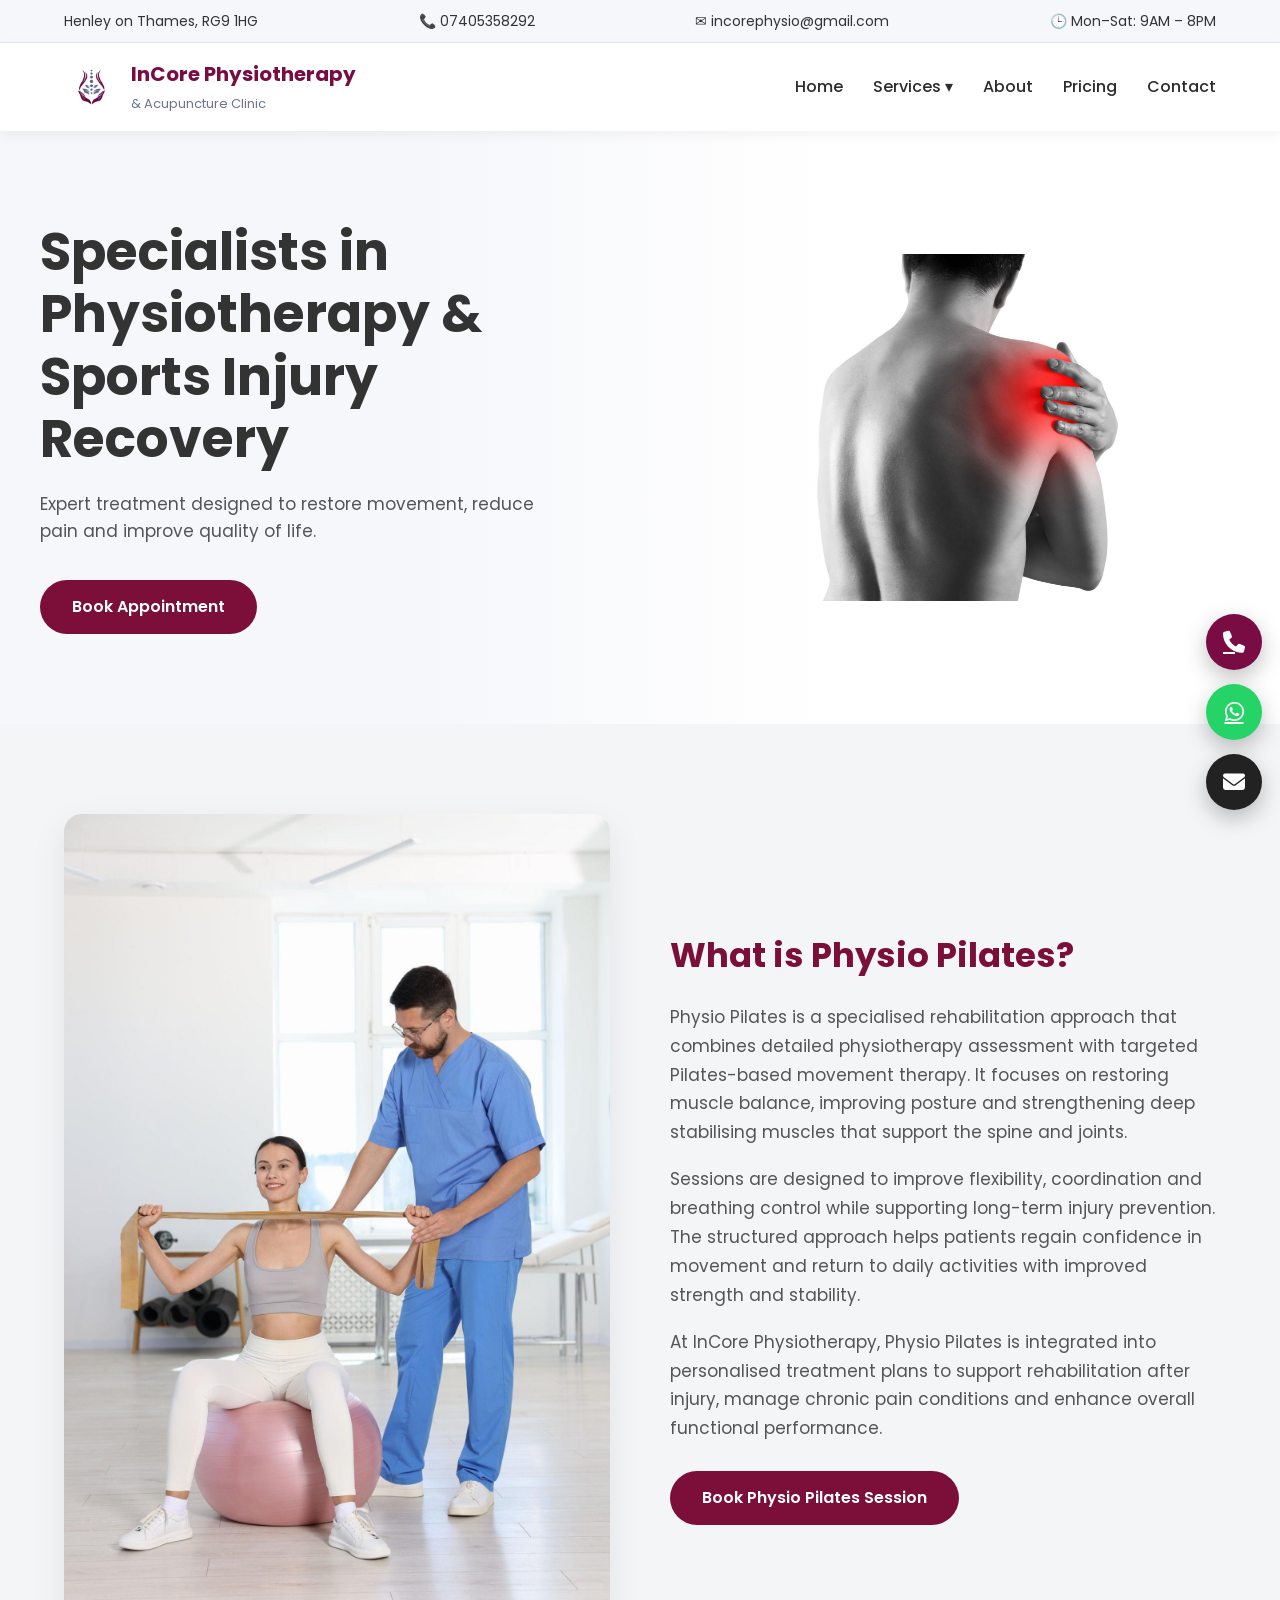
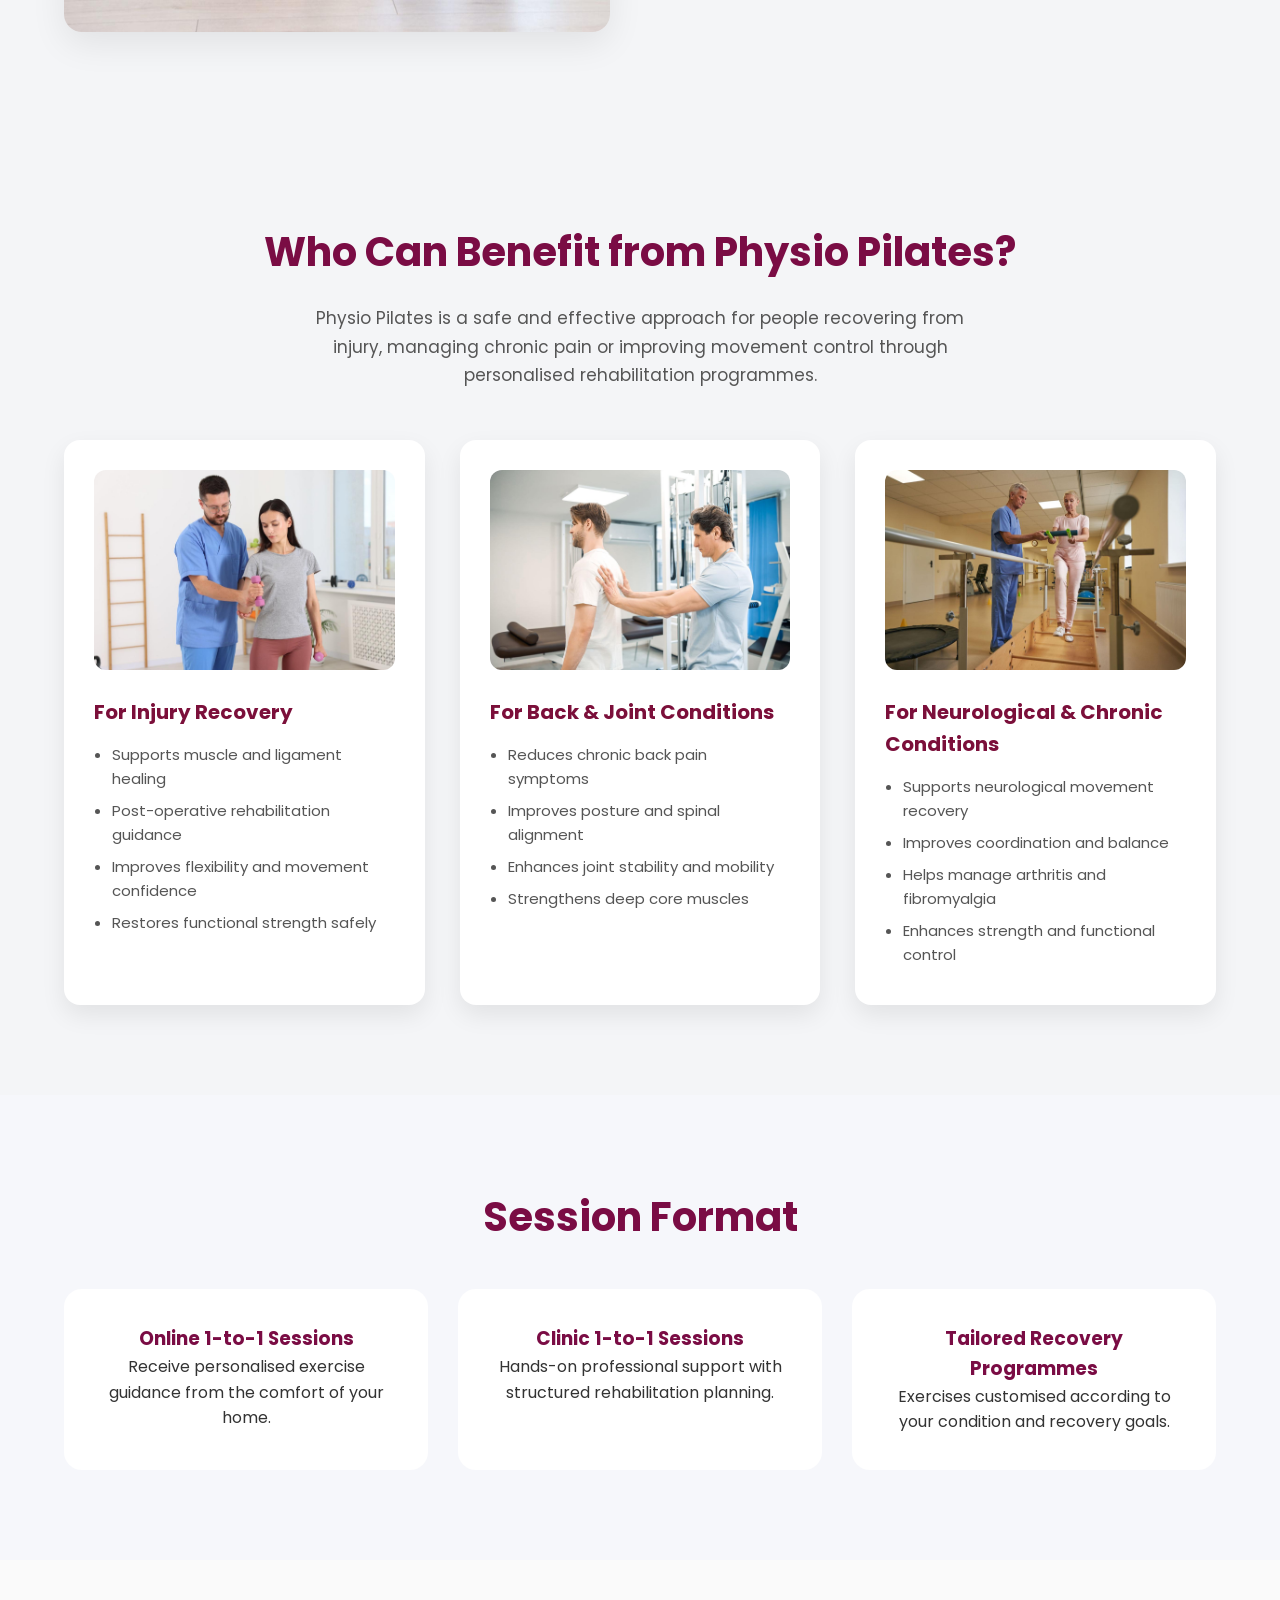
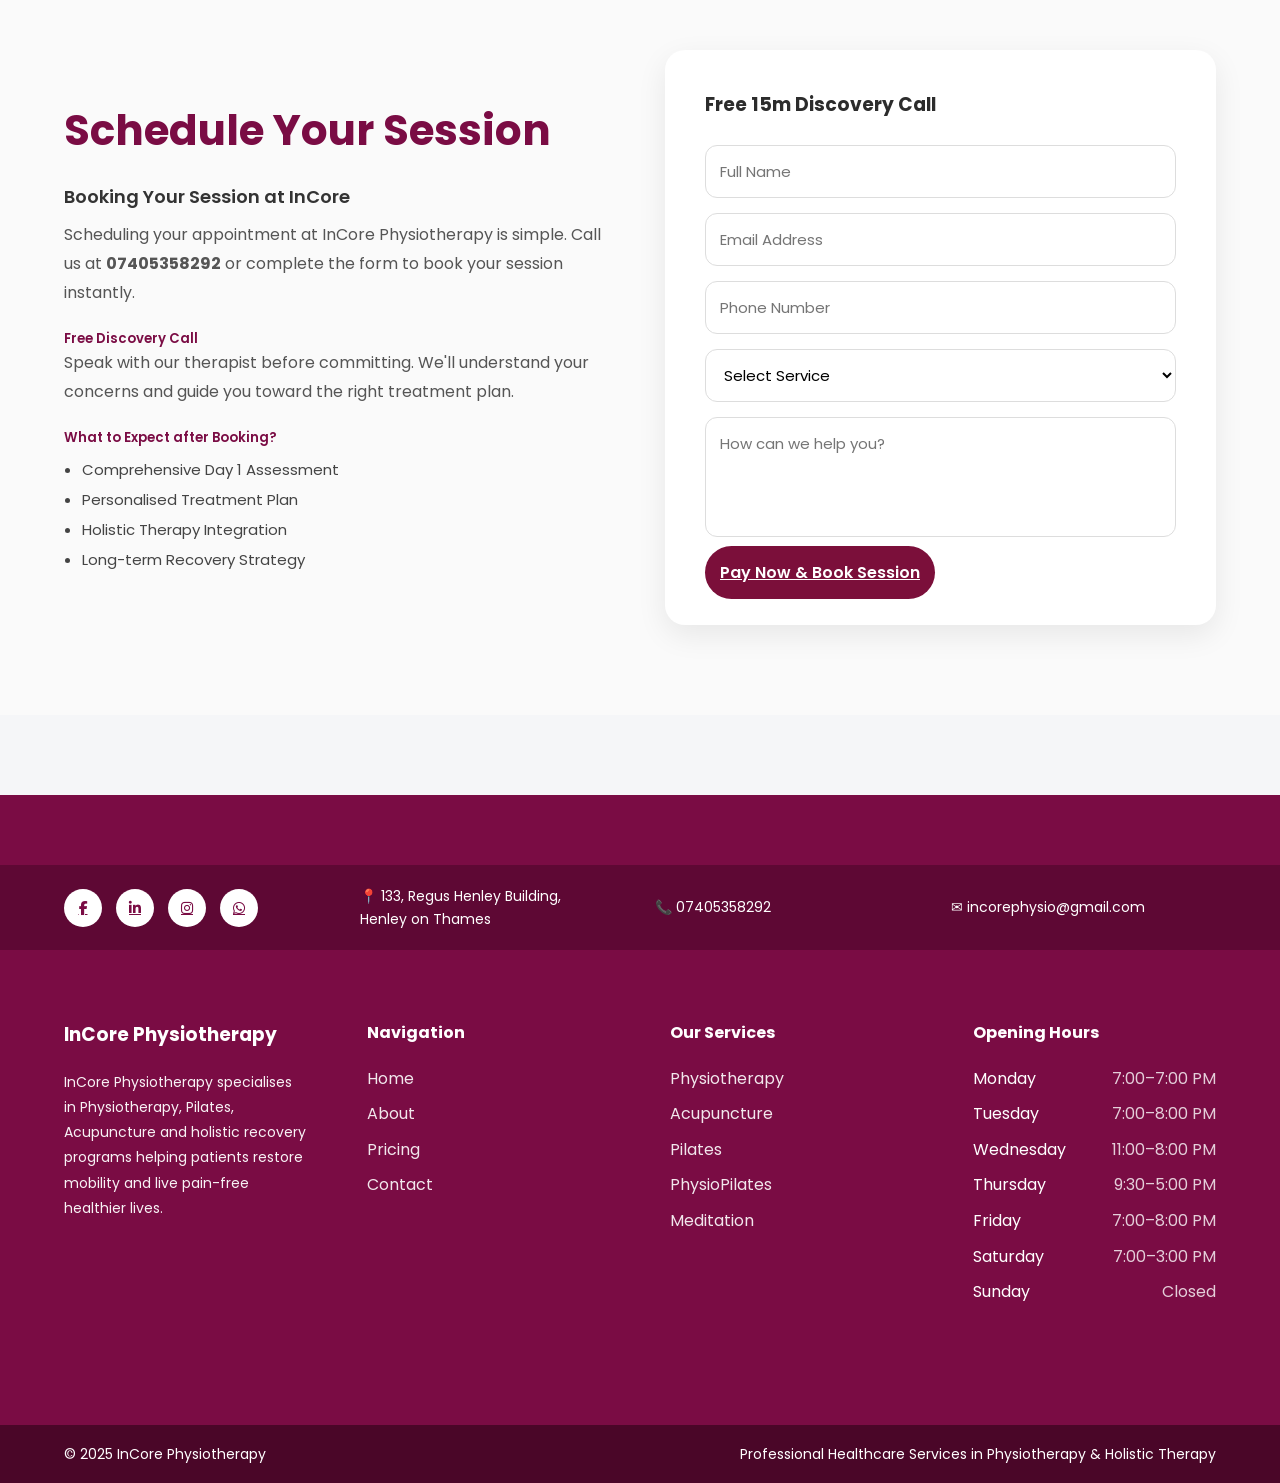
<file: physiopilates.html>
<!DOCTYPE html>
<html lang="en">

<head>

<meta charset="UTF-8">
<meta name="viewport" content="width=device-width, initial-scale=1.0">

<title>Physio Pilates | InCore Physiotherapy</title>

<link rel="stylesheet" href="style1.css">

<link href="https://fonts.googleapis.com/css2?family=Poppins:wght@400;600&family=Open+Sans:wght@400;500&display=swap" rel="stylesheet">
<link rel="stylesheet"
href="https://cdnjs.cloudflare.com/ajax/libs/font-awesome/6.5.1/css/all.min.css">

</head>

<body>





<!-- TOP INFO BAR -->

<div class="topbar">

<div class="container topbar-flex">

<div class="info-item">
Henley on Thames, RG9 1HG
</div>

<div class="info-item">
📞 07405358292
</div>

<div class="info-item">
✉ incorephysio@gmail.com
</div>

<div class="info-item">
🕒 Mon–Sat: 9AM – 8PM
</div>

</div>

</div>



<!-- MAIN HEADER -->

<header class="header">

<div class="container nav">

<div class="logo-area">

<img src="icononly.png" class="logo-img">

<div class="logo-text">
<h2>InCore Physiotherapy </h2>
<span>& Acupuncture Clinic</span>

</div>

</div>


<nav class="menu" id="menu">

<a href="index.html">Home</a>

<div class="dropdown">

<a href="#" class="dropdown-toggle">Services ▾</a>

<div class="dropdown-menu">

<a href="physiotherapy.html">Physiotherapy</a>
<a href="accupuncture.html">Acupuncture</a>
<a href="Pilates.html">Pilates</a>
<a href="physiopilates.html">Breathwork</a>
<a href="meditation.html">Meditation</a>


</div>

</div>

<a href="about.html">About</a>
<a href="pricing.html">Pricing</a>

<a href="contact.html">Contact</a>

</nav>


<!-- <a href="#" class="btn-primary">
Book
</a>
 -->

<div class="hamburger" id="hamburger">
☰
</div>

</div>

</header>



	


<section class="hero">

<div class="carousel">

<div class="slide active">

<div class="hero-content">

<h1>Specialists in Physiotherapy & Sports Injury Recovery</h1>

<p>Expert treatment designed to restore movement, reduce pain and improve quality of life.</p>

<a href="#" class="btn-primary">Book Appointment</a>

</div>

<img src="h1.jpg" class="hero-img">

</div>


</div>
</section>


<section class="physio-pilates-section">

<div class="container physio-pilates-wrapper">


<!-- LEFT IMAGE -->

<div class="physio-pilates-image">
<img src="pp1.jpg" alt="Physio Pilates Exercise">
</div>


<!-- RIGHT CONTENT -->

<div class="physio-pilates-content">

<h2>What is Physio Pilates?</h2>

<p>
Physio Pilates is a specialised rehabilitation approach that combines
detailed physiotherapy assessment with targeted Pilates-based movement
therapy. It focuses on restoring muscle balance, improving posture and
strengthening deep stabilising muscles that support the spine and joints.
</p>


<p>
Sessions are designed to improve flexibility, coordination and breathing
control while supporting long-term injury prevention. The structured
approach helps patients regain confidence in movement and return to
daily activities with improved strength and stability.
</p>

<p>
At InCore Physiotherapy, Physio Pilates is integrated into personalised
treatment plans to support rehabilitation after injury, manage chronic
pain conditions and enhance overall functional performance.
</p>

<a href="#" class="btn-primary">
Book Physio Pilates Session
</a>

</div>


</div>
</section>

<section class="benefit-section">

<div class="container">

<h2 class="section-title">
Who Can Benefit from Physio Pilates?
</h2>

<p class="section-subtitle">
Physio Pilates is a safe and effective approach for people recovering from injury,
managing chronic pain or improving movement control through personalised rehabilitation programmes.
</p>


<div class="benefit-grid">


<!-- CARD 1 -->

<div class="benefit-card">

<img src="ppb1.jpg" alt="Injury Recovery">

<h3>For Injury Recovery</h3>

<ul>
<li>Supports muscle and ligament healing</li>
<li>Post-operative rehabilitation guidance</li>
<li>Improves flexibility and movement confidence</li>
<li>Restores functional strength safely</li>
</ul>

</div>


<!-- CARD 2 -->

<div class="benefit-card">

<img src="ppb2.jpg" alt="Back Joint Pain">

<h3>For Back & Joint Conditions</h3>

<ul>
<li>Reduces chronic back pain symptoms</li>
<li>Improves posture and spinal alignment</li>
<li>Enhances joint stability and mobility</li>
<li>Strengthens deep core muscles</li>
</ul>

</div>


<!-- CARD 3 -->

<div class="benefit-card">

<img src="ppb3.jpg" alt="Neurological Rehab">

<h3>For Neurological & Chronic Conditions</h3>

<ul>
<li>Supports neurological movement recovery</li>
<li>Improves coordination and balance</li>
<li>Helps manage arthritis and fibromyalgia</li>
<li>Enhances strength and functional control</li>
</ul>

</div>


</div>
</div>

</section>



<!-- SESSION FORMAT -->

<section class="pp-format">

<div class="container">

<h2 class="section-title">Session Format</h2>

<div class="format-grid">


<div class="format-card">

<h3>Online 1-to-1 Sessions</h3>

<p>
Receive personalised exercise guidance from the comfort of your home.
</p>

</div>


<div class="format-card">

<h3>Clinic 1-to-1 Sessions</h3>

<p>
Hands-on professional support with structured rehabilitation planning.
</p>

</div>


<div class="format-card">

<h3>Tailored Recovery Programmes</h3>

<p>
Exercises customised according to your condition and recovery goals.
</p>

</div>


</div>

</div>

</section>

<section class="schedule-section">

<div class="container schedule-wrapper">


<!-- LEFT CONTENT -->

<div class="schedule-content">

<h2>Schedule Your Session</h2>

<h4>Booking Your Session at InCore</h4>

<p>
Scheduling your appointment at InCore Physiotherapy is simple.
Call us at <strong>07405358292</strong> or complete the form to
book your session instantly.
</p>

<h5>Free Discovery Call</h5>

<p>
Speak with our therapist before committing. We'll understand your
concerns and guide you toward the right treatment plan.
</p>


<div class="schedule-list">

<h5>What to Expect after Booking?</h5>

<ul>
<li>Comprehensive Day 1 Assessment</li>
<li>Personalised Treatment Plan</li>
<li>Holistic Therapy Integration</li>
<li>Long-term Recovery Strategy</li>
</ul>

</div>

</div>



<!-- RIGHT FORM -->

<div class="schedule-form">

<h3>Free 15m Discovery Call</h3>

<form id="bookingForm">

<input type="text" placeholder="Full Name" required>

<input type="email" placeholder="Email Address" required>

<input type="tel" placeholder="Phone Number" required>

<select required>
<option value="">Select Service</option>
<option>Physiotherapy</option>
<option>Acupuncture</option>
<option>Pilates</option>
<option>PhysioPilates</option>
<option>Meditation</option>
<option>Pranic Healing</option>
</select>

<textarea placeholder="How can we help you?" required></textarea>

<a href="https://buy.stripe.com/7sY9AU4rI3bV6o62UUfQI09" 
target="_blank" 
class="pay-btn">
Pay Now & Book Session
</a>
</form>

</div>


</div>

</section>




<footer class="footer">

<!-- TOP CONTACT STRIP -->

<div class="footer-top">

<div class="container footer-top-grid">

<div class="footer-social">
<a href="https://www.facebook.com/profile.php?id=61563125564961"><i class="fab fa-facebook-f"></i></a>
<a href="https://www.linkedin.com/in/ashwini-a-107a5a2b/"><i class="fab fa-linkedin-in"></i></a>
<a href="https://www.instagram.com/incorephysiotherapy"><i class="fab fa-instagram"></i></a>
<a href="https://wa.me/917405358292"><i class="fab fa-whatsapp"></i></a>
</div>

<div class="footer-contact-item">
📍 133, Regus Henley Building,<br>
Henley on Thames
</div>

<div class="footer-contact-item">
📞 07405358292
</div>

<div class="footer-contact-item">
✉ incorephysio@gmail.com
</div>

</div>

</div>


<!-- MAIN FOOTER GRID -->

<div class="container footer-grid">


<!-- COLUMN 1 -->

<div class="footer-col">

<h3>InCore Physiotherapy</h3>

<p>
InCore Physiotherapy specialises in Physiotherapy, Pilates,
Acupuncture and holistic recovery programs helping patients
restore mobility and live pain-free healthier lives.
</p>

</div>


<!-- COLUMN 2 -->

<div class="footer-col">

<h4>Navigation</h4>

<ul>
<li><a href="index.html">Home</a></li>

<li><a href="about.html">About</a></li>
<li><a href="pricing.html">Pricing</a></li>

<li><a href="contact.html">Contact</a></li>
</ul>

</div>


<!-- COLUMN 3 -->

<div class="footer-col">

<h4>Our Services</h4>

<ul>
<li><a href="physiotherapy.html">Physiotherapy</a></li>
<li><a href="accupunture.html">Acupuncture</a></li>
<li><a href="Pilates.html">Pilates</a></li>
<li><a href="physiopilates.html">PhysioPilates</a></li>
<li><a href="meditation.html">Meditation</a></li>

</ul>

</div>


<!-- COLUMN 4 -->

<div class="footer-col">

<h4>Opening Hours</h4>

<ul class="hours">
<li>Monday <span>7:00–7:00 PM</span></li>
<li>Tuesday <span>7:00–8:00 PM</span></li>
<li>Wednesday <span>11:00–8:00 PM</span></li>
<li>Thursday <span>9:30–5:00 PM</span></li>
<li>Friday <span>7:00–8:00 PM</span></li>
<li>Saturday <span>7:00–3:00 PM</span></li>
<li>Sunday <span>Closed</span></li>
</ul>

</div>

</div>


<!-- COPYRIGHT -->

<div class="footer-bottom">

<div class="container footer-bottom-flex">

<p>© 2025 InCore Physiotherapy</p>

<p>Professional Healthcare Services in Physiotherapy & Holistic Therapy</p>

</div>

</div>

</footer>


<!-- ENQUIRY POPUP -->

<div class="popup-overlay" id="popupOverlay">

<div class="popup-box">

<span class="popup-close" onclick="closePopup()">×</span>

<h3>Book Your Free Consultation</h3>

<form>

<input type="text" placeholder="Full Name" required>

<input type="email" placeholder="Email Address" required>

<input type="tel" placeholder="Phone Number" required>

<select required>
<option>Select Service</option>
<option>Physiotherapy</option>
<option>Acupuncture</option>
<option>Pilates</option>
<option>PhysioPilates</option>
</select>

<textarea placeholder="Your Message"></textarea>

<button type="submit">Submit Enquiry</button>

</form>

</div>

</div>

<!-- FLOATING CONTACT BUTTONS -->

<div class="floating-buttons">

<a href="tel:07405358292" class="float-call">
<i class="fa-solid fa-phone"></i>
</a>

<a href="https://wa.me/917405358292" target="_blank" class="float-whatsapp">
<i class="fa-brands fa-whatsapp"></i>
</a>

<button class="float-enquiry" onclick="openPopup()">
<i class="fa-solid fa-envelope"></i>
</button>

</div>
<script src="script.js"></script>

</body>
</html>
</file>
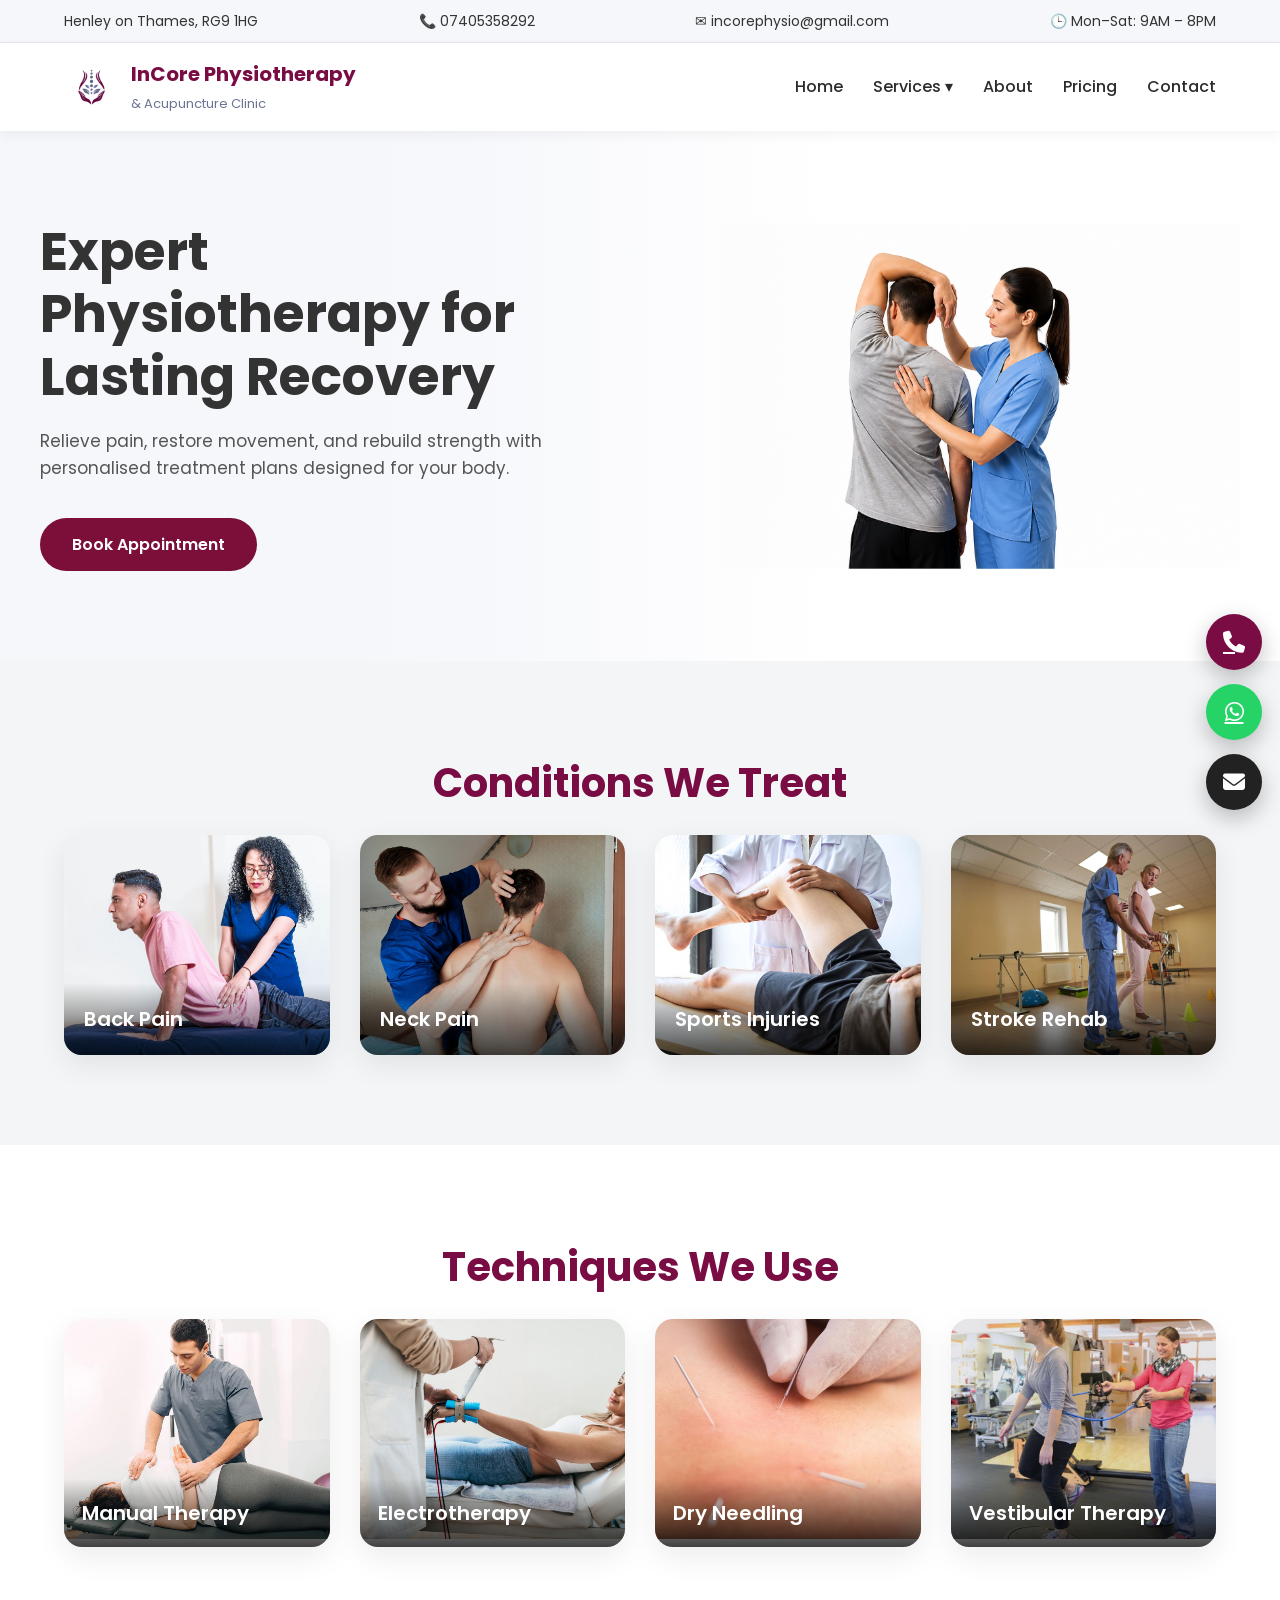
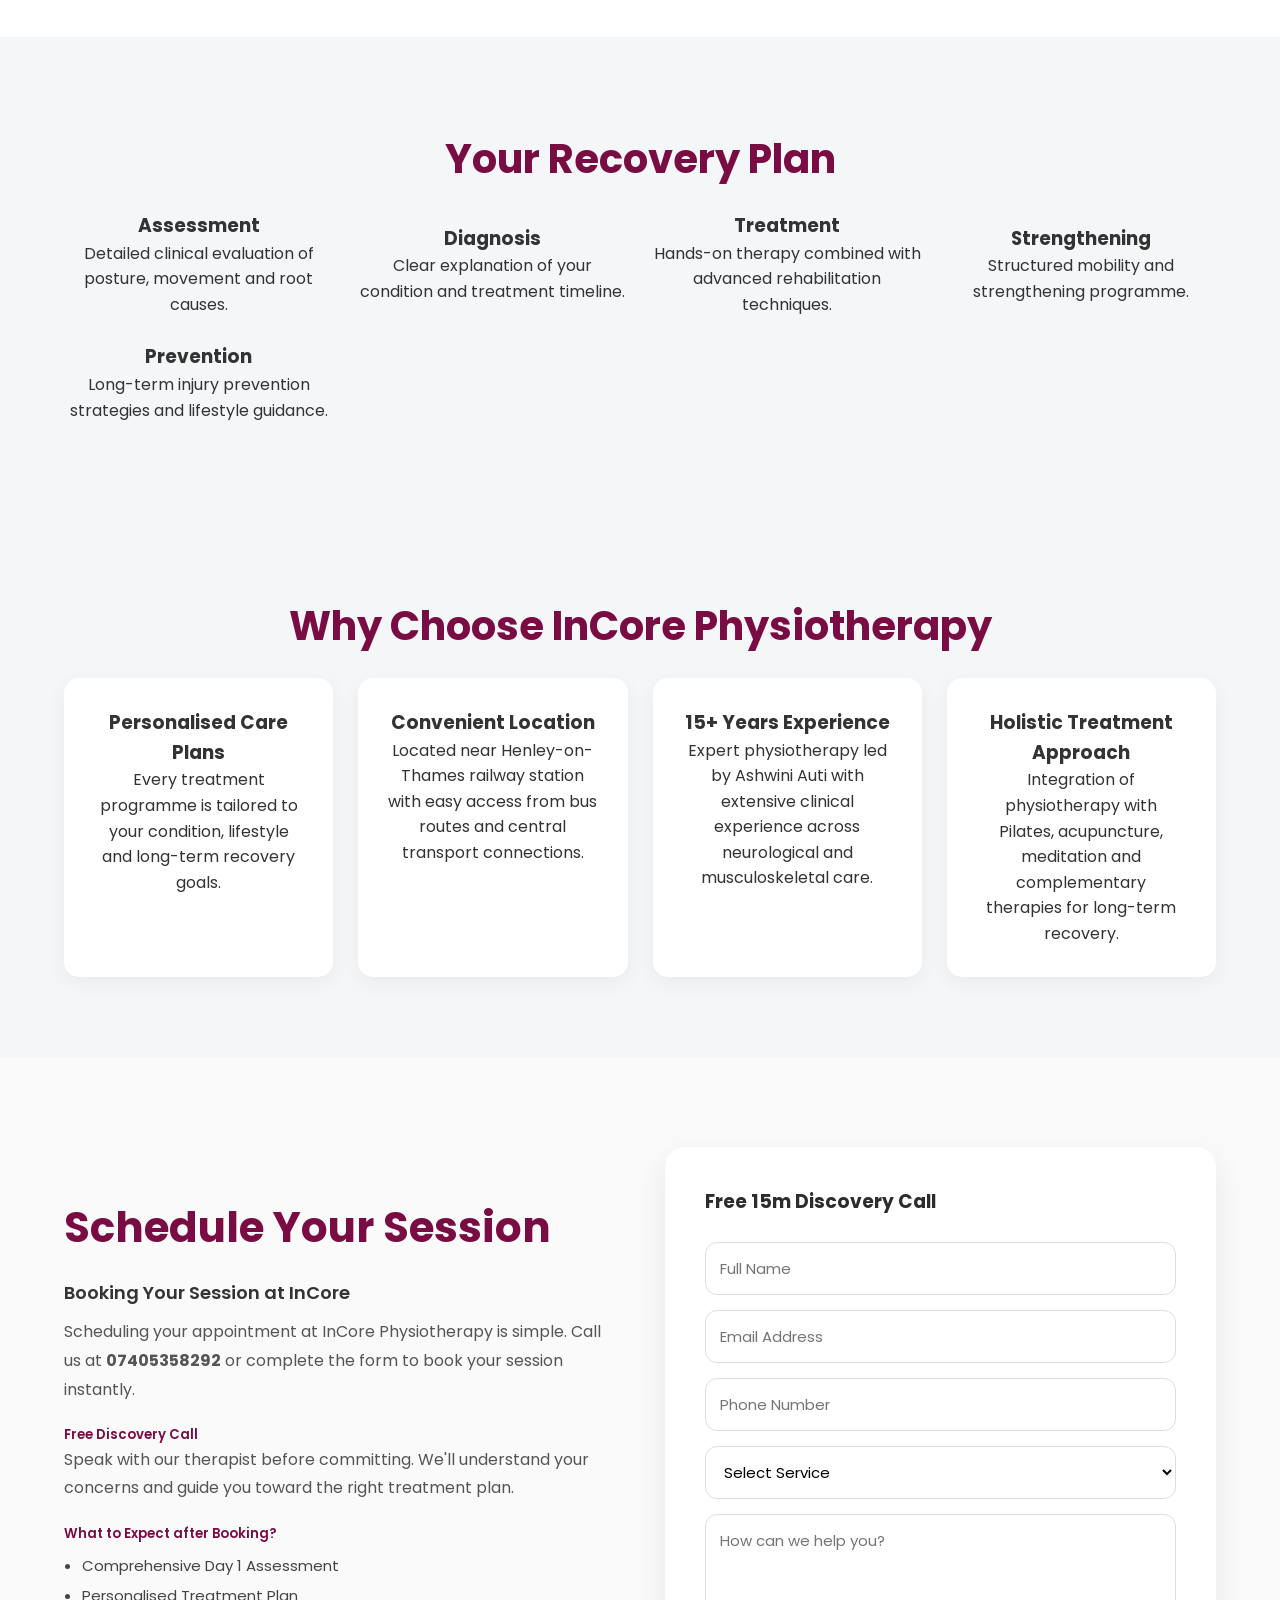
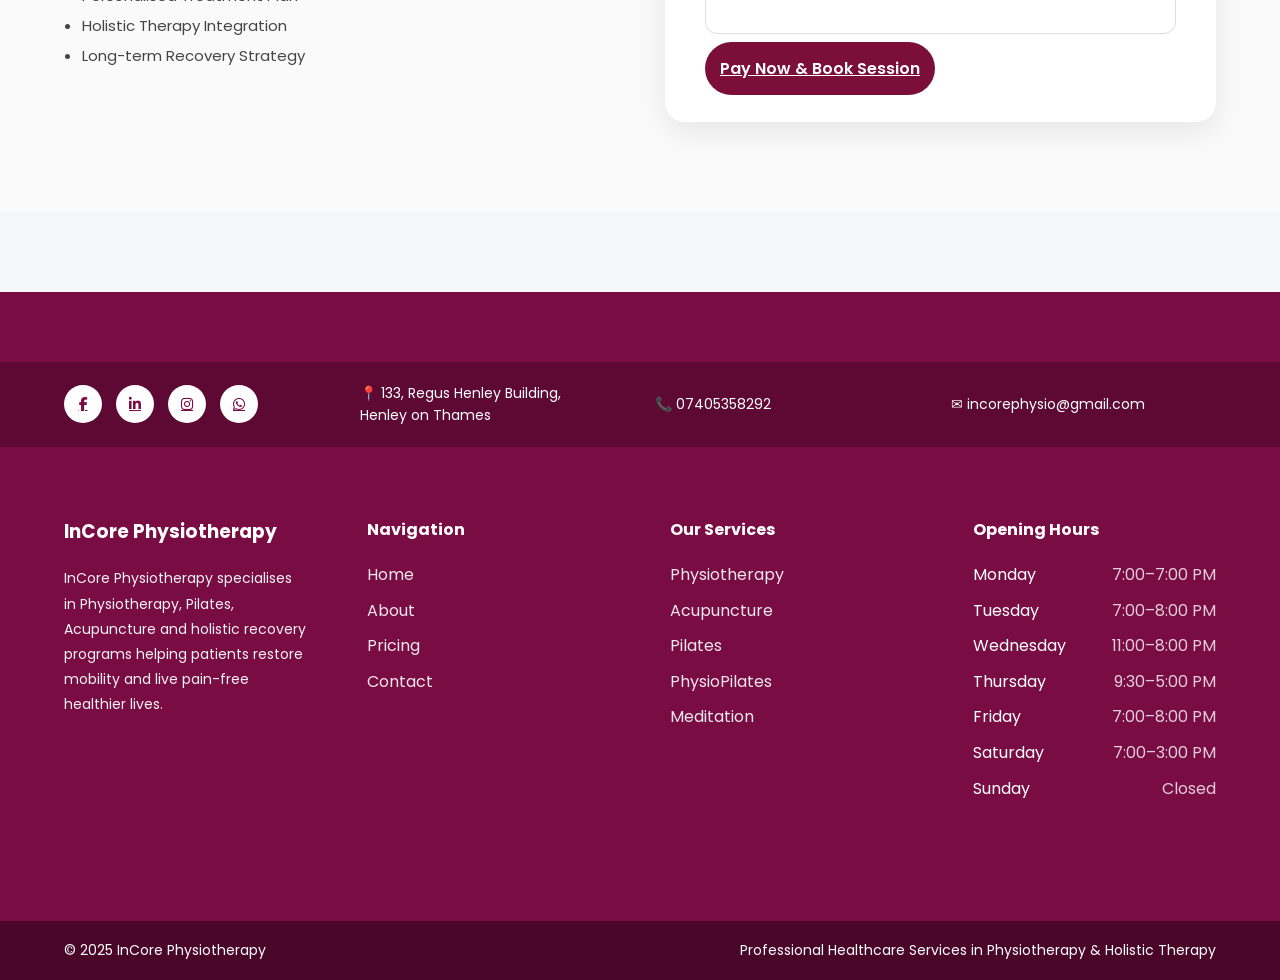
<file: physiotherapy.html>
<!DOCTYPE html>
<html lang="en">

<head>

<meta charset="UTF-8">
<meta name="viewport" content="width=device-width, initial-scale=1.0">

<title>Physiotherapy | InCore Physiotherapy</title>

<!-- MAIN CSS LINK -->
<link rel="stylesheet" href="style1.css">

<!-- GOOGLE FONT -->
<link href="https://fonts.googleapis.com/css2?family=Poppins:wght@400;600&family=Open+Sans:wght@400;500&display=swap" rel="stylesheet">
<link rel="stylesheet"
href="https://cdnjs.cloudflare.com/ajax/libs/font-awesome/6.5.1/css/all.min.css">

</head>

<body>

<!-- TOP INFO BAR -->

<div class="topbar">

<div class="container topbar-flex">

<div class="info-item">
Henley on Thames, RG9 1HG
</div>

<div class="info-item">
📞 07405358292
</div>

<div class="info-item">
✉ incorephysio@gmail.com
</div>

<div class="info-item">
🕒 Mon–Sat: 9AM – 8PM
</div>

</div>

</div>



<!-- MAIN HEADER -->

<header class="header">

<div class="container nav">

<div class="logo-area">

<img src="icononly.png" class="logo-img">

<div class="logo-text">
<h2>InCore Physiotherapy </h2>
<span>& Acupuncture Clinic</span>

</div>

</div>


<nav class="menu" id="menu">

<a href="index.html">Home</a>

<div class="dropdown">

<a href="#" class="dropdown-toggle">Services ▾</a>

<div class="dropdown-menu">

<a href="physiotherapy.html">Physiotherapy</a>
<a href="accupuncture.html">Acupuncture</a>
<a href="Pilates.html">Pilates</a>
<a href="physiopilates.html">Breathwork</a>
<a href="meditation.html">Meditation</a>


</div>

</div>

<a href="about.html">About</a>
<a href="pricing.html">Pricing</a>

<a href="contact.html">Contact</a>

</nav>


<!-- <a href="#" class="btn-primary">
Book
</a>
 -->

<div class="hamburger" id="hamburger">
☰
</div>

</div>

</header>





























<section class="hero">

<div class="carousel">

<div class="slide active">

<div class="hero-content">

<h1>Expert Physiotherapy for Lasting Recovery</h1>

<p>
Relieve pain, restore movement, and rebuild strength with personalised
treatment plans designed for your body.
</p>

<a href="#" class="btn-primary" onclick="openPopup()">Book Appointment</a>

</div>

<img src="physio.png" class="hero-img">

</div>










</div>

</section>




<section class="conditions-section">

<div class="container">

<h2 class="section-title">Conditions We Treat</h2>

<div class="conditions-grid">

<div class="condition-card">
<img src="pc1.jpg" alt="Back Pain">
<div class="overlay">
<h3>Back Pain</h3>
</div>
</div>

<div class="condition-card">
<img src="pc2.jpg" alt="Neck Pain">
<div class="overlay">
<h3>Neck Pain</h3>
</div>
</div>

<div class="condition-card">
<img src="pc3.jpg" alt="Sports Injury">
<div class="overlay">
<h3>Sports Injuries</h3>
</div>
</div>

<div class="condition-card">
<img src="pc4.jpg" alt="Stroke Rehab">
<div class="overlay">
<h3>Stroke Rehab</h3>
</div>
</div>


</div>
</div>

</section>




<section class="techniques-section">

<div class="container">

<h2 class="section-title">Techniques We Use</h2>

<div class="tech-grid">

<div class="tech-card">
<img src="pt1.jpg">
<div class="tech-overlay">
<h3>Manual Therapy</h3>
</div>
</div>

<div class="tech-card">
<img src="pt2.jpg">
<div class="tech-overlay">
<h3>Electrotherapy</h3>
</div>
</div>

<div class="tech-card">
<img src="pt3.jpg">
<div class="tech-overlay">
<h3>Dry Needling</h3>
</div>
</div>

<div class="tech-card">
<img src="pt4.jpg">
<div class="tech-overlay">
<h3>Vestibular Therapy</h3>
</div>
</div>

</div>
</div>

</section>



<section class="process-section">

<div class="container">

<h2 class="section-title">Your Recovery Plan</h2>

<div class="process-grid">

<div class="step">
<h3>Assessment</h3>
<p>Detailed clinical evaluation of posture, movement and root causes.</p>
</div>

<div class="step">
<h3>Diagnosis</h3>
<p>Clear explanation of your condition and treatment timeline.</p>
</div>

<div class="step">
<h3>Treatment</h3>
<p>Hands-on therapy combined with advanced rehabilitation techniques.</p>
</div>

<div class="step">
<h3>Strengthening</h3>
<p>Structured mobility and strengthening programme.</p>
</div>

<div class="step">
<h3>Prevention</h3>
<p>Long-term injury prevention strategies and lifestyle guidance.</p>
</div>

</div>

</div>
</section>








<section class="why-section">

<div class="container">

<h2 class="section-title">Why Choose InCore Physiotherapy</h2>

<div class="why-grid">

<div class="why-card">
<h3>Personalised Care Plans</h3>
<p>
Every treatment programme is tailored to your condition,
lifestyle and long-term recovery goals.
</p>
</div>

<div class="why-card">
<h3>Convenient Location</h3>
<p>
Located near Henley-on-Thames railway station with easy access
from bus routes and central transport connections.
</p>
</div>

<div class="why-card">
<h3>15+ Years Experience</h3>
<p>
Expert physiotherapy led by Ashwini Auti with extensive
clinical experience across neurological and musculoskeletal care.
</p>
</div>

<div class="why-card">
<h3>Holistic Treatment Approach</h3>
<p>
Integration of physiotherapy with Pilates, acupuncture,
meditation and complementary therapies for long-term recovery.
</p>
</div>

</div>

</div>
</section>



<section class="schedule-section">

<div class="container schedule-wrapper">


<!-- LEFT CONTENT -->

<div class="schedule-content">

<h2>Schedule Your Session</h2>

<h4>Booking Your Session at InCore</h4>

<p>
Scheduling your appointment at InCore Physiotherapy is simple.
Call us at <strong>07405358292</strong> or complete the form to
book your session instantly.
</p>

<h5>Free Discovery Call</h5>

<p>
Speak with our therapist before committing. We'll understand your
concerns and guide you toward the right treatment plan.
</p>


<div class="schedule-list">

<h5>What to Expect after Booking?</h5>

<ul>
<li>Comprehensive Day 1 Assessment</li>
<li>Personalised Treatment Plan</li>
<li>Holistic Therapy Integration</li>
<li>Long-term Recovery Strategy</li>
</ul>

</div>

</div>



<!-- RIGHT FORM -->

<div class="schedule-form">

<h3>Free 15m Discovery Call</h3>

<form id="bookingForm">

<input type="text" placeholder="Full Name" required>

<input type="email" placeholder="Email Address" required>

<input type="tel" placeholder="Phone Number" required>

<select required>
<option value="">Select Service</option>
<option>Physiotherapy</option>
<option>Acupuncture</option>
<option>Pilates</option>
<option>PhysioPilates</option>
<option>Meditation</option>
<option>Pranic Healing</option>
</select>

<textarea placeholder="How can we help you?" required></textarea>

<a href="https://buy.stripe.com/7sY9AU4rI3bV6o62UUfQI09" 
target="_blank" 
class="pay-btn">
Pay Now & Book Session
</a>
</form>

</div>


</div>

</section>





<footer class="footer">

<!-- TOP CONTACT STRIP -->

<div class="footer-top">

<div class="container footer-top-grid">

<div class="footer-social">
<a href="https://www.facebook.com/profile.php?id=61563125564961"><i class="fab fa-facebook-f"></i></a>
<a href="https://www.linkedin.com/in/ashwini-a-107a5a2b/"><i class="fab fa-linkedin-in"></i></a>
<a href="https://www.instagram.com/incorephysiotherapy"><i class="fab fa-instagram"></i></a>
<a href="https://wa.me/917405358292"><i class="fab fa-whatsapp"></i></a>
</div>

<div class="footer-contact-item">
📍 133, Regus Henley Building,<br>
Henley on Thames
</div>

<div class="footer-contact-item">
📞 07405358292
</div>

<div class="footer-contact-item">
✉ incorephysio@gmail.com
</div>

</div>

</div>


<!-- MAIN FOOTER GRID -->

<div class="container footer-grid">


<!-- COLUMN 1 -->

<div class="footer-col">

<h3>InCore Physiotherapy</h3>

<p>
InCore Physiotherapy specialises in Physiotherapy, Pilates,
Acupuncture and holistic recovery programs helping patients
restore mobility and live pain-free healthier lives.
</p>

</div>


<!-- COLUMN 2 -->

<div class="footer-col">

<h4>Navigation</h4>

<ul>
<li><a href="index.html">Home</a></li>

<li><a href="about.html">About</a></li>
<li><a href="pricing.html">Pricing</a></li>

<li><a href="contact.html">Contact</a></li>
</ul>

</div>


<!-- COLUMN 3 -->

<div class="footer-col">

<h4>Our Services</h4>

<ul>
<li><a href="physiotherapy.html">Physiotherapy</a></li>
<li><a href="accupunture.html">Acupuncture</a></li>
<li><a href="Pilates.html">Pilates</a></li>
<li><a href="physiopilates.html">PhysioPilates</a></li>
<li><a href="meditation.html">Meditation</a></li>

</ul>

</div>


<!-- COLUMN 4 -->

<div class="footer-col">

<h4>Opening Hours</h4>

<ul class="hours">
<li>Monday <span>7:00–7:00 PM</span></li>
<li>Tuesday <span>7:00–8:00 PM</span></li>
<li>Wednesday <span>11:00–8:00 PM</span></li>
<li>Thursday <span>9:30–5:00 PM</span></li>
<li>Friday <span>7:00–8:00 PM</span></li>
<li>Saturday <span>7:00–3:00 PM</span></li>
<li>Sunday <span>Closed</span></li>
</ul>

</div>

</div>


<!-- COPYRIGHT -->

<div class="footer-bottom">

<div class="container footer-bottom-flex">

<p>© 2025 InCore Physiotherapy</p>

<p>Professional Healthcare Services in Physiotherapy & Holistic Therapy</p>

</div>

</div>

</footer>



<!-- ENQUIRY POPUP -->

<div class="popup-overlay" id="popupOverlay">

<div class="popup-box">

<span class="popup-close" onclick="closePopup()">×</span>

<h3>Book Your Free Consultation</h3>

<form>

<input type="text" placeholder="Full Name" required>

<input type="email" placeholder="Email Address" required>

<input type="tel" placeholder="Phone Number" required>

<select required>
<option>Select Service</option>
<option>Physiotherapy</option>
<option>Acupuncture</option>
<option>Pilates</option>
<option>PhysioPilates</option>
</select>

<textarea placeholder="Your Message"></textarea>

<button type="submit">Submit Enquiry</button>

</form>

</div>

</div>

<!-- FLOATING CONTACT BUTTONS -->

<div class="floating-buttons">

<a href="tel:07405358292" class="float-call">
<i class="fa-solid fa-phone"></i>
</a>

<a href="https://wa.me/917405358292" target="_blank" class="float-whatsapp">
<i class="fa-brands fa-whatsapp"></i>
</a>

<button class="float-enquiry" onclick="openPopup()">
<i class="fa-solid fa-envelope"></i>
</button>

</div>
<script src="script.js"></script>





</body>

</html>
</file>
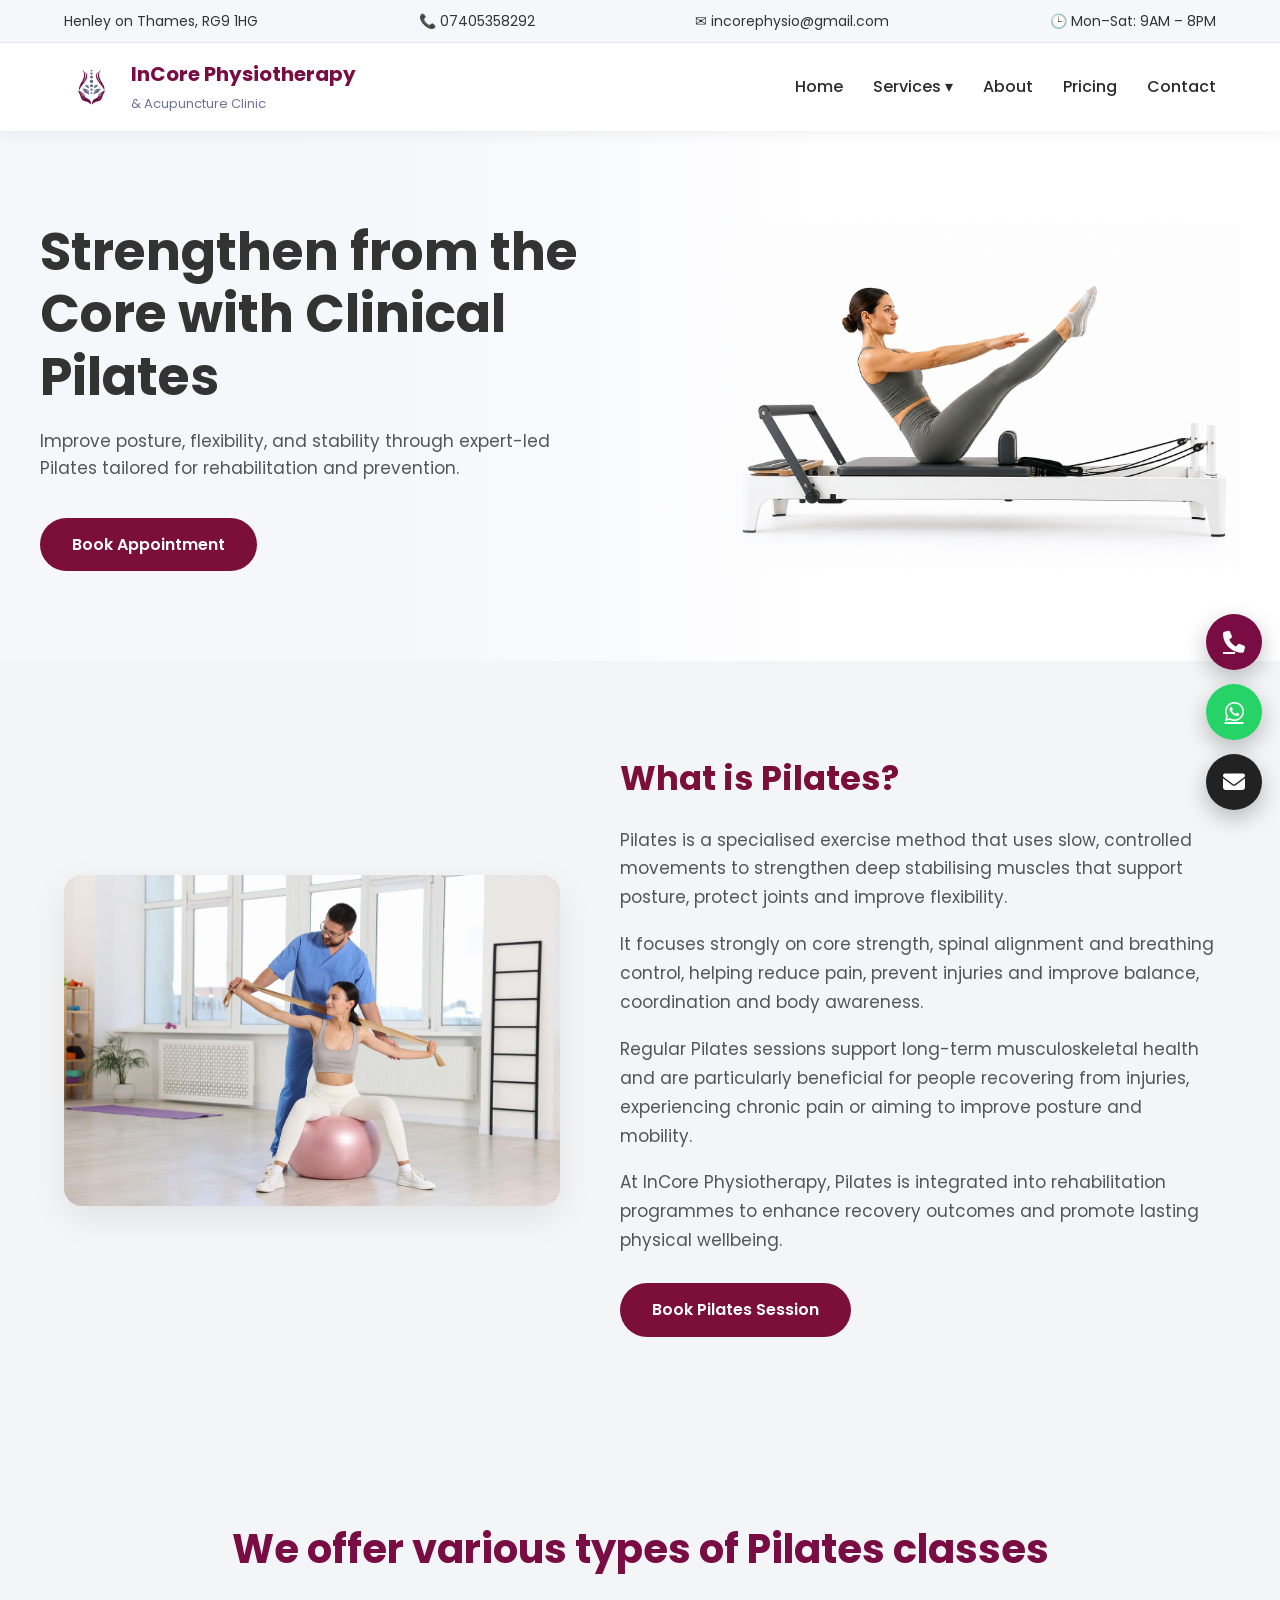
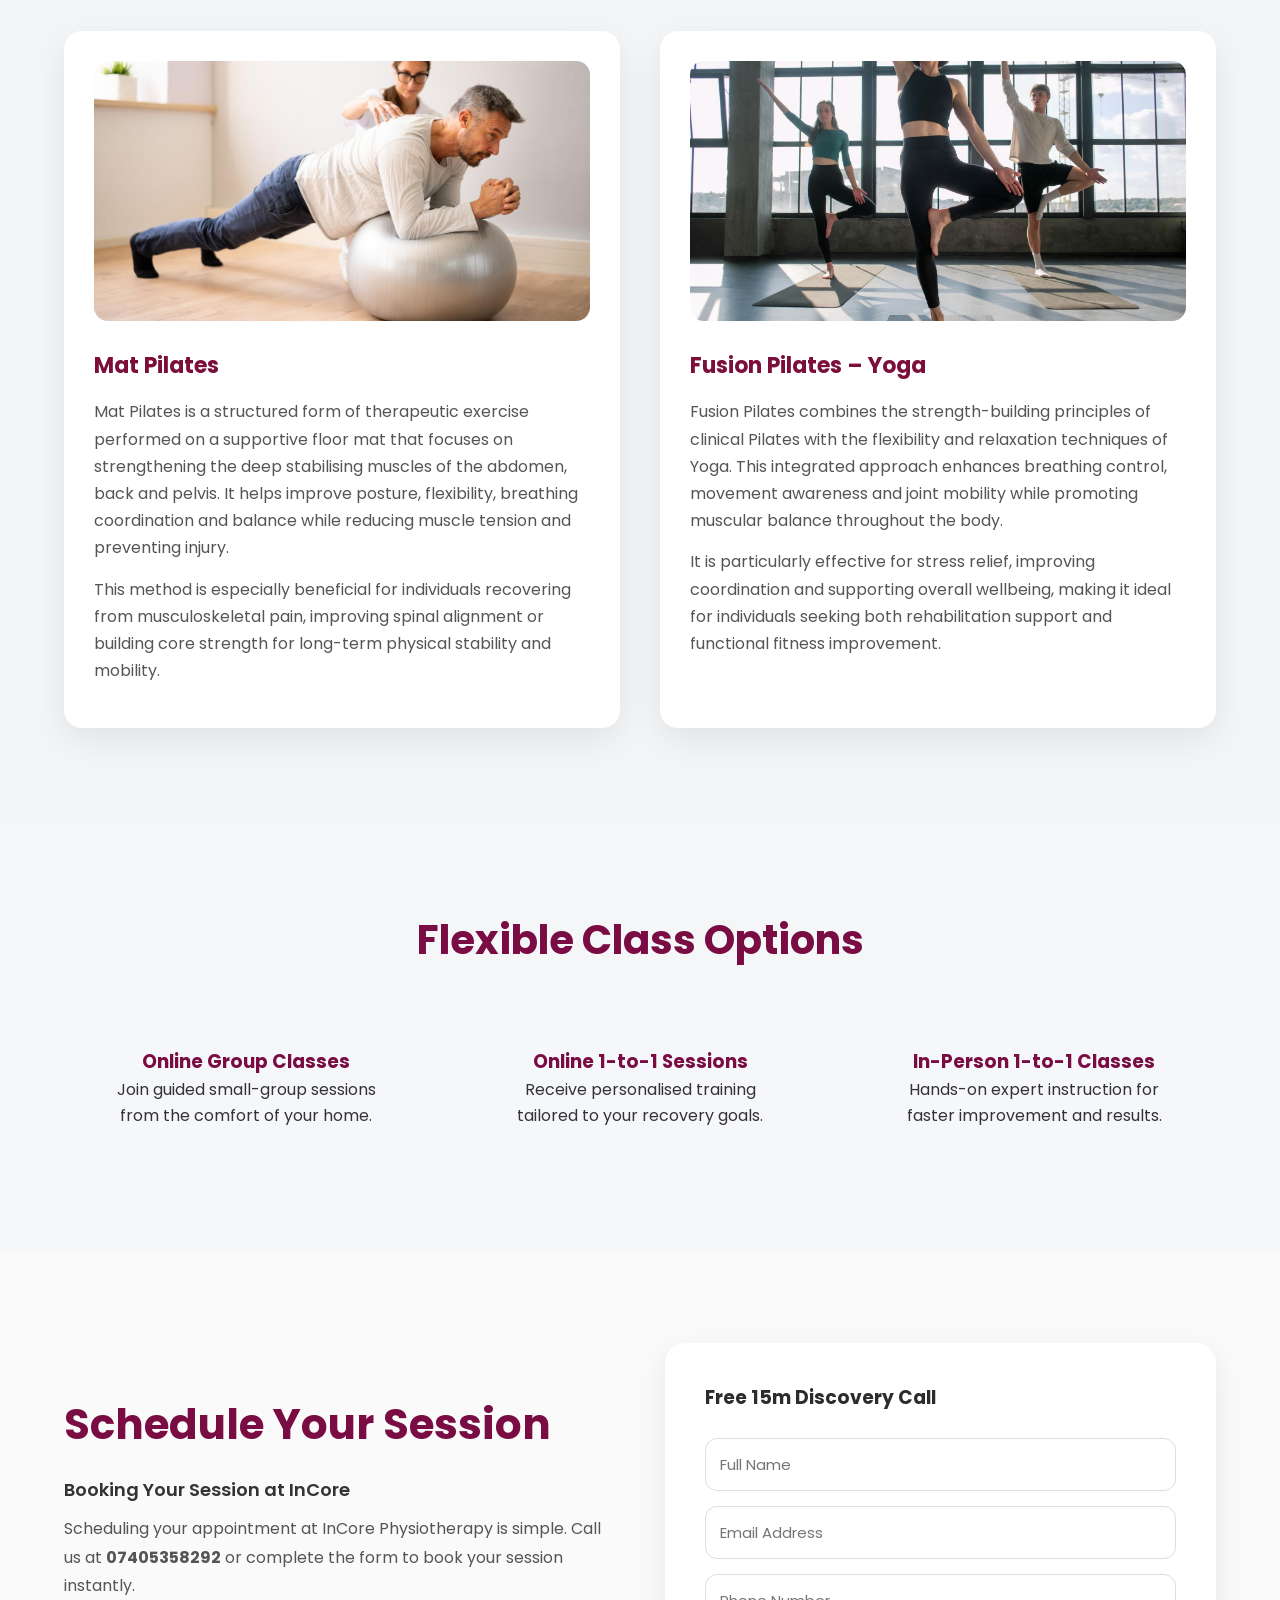
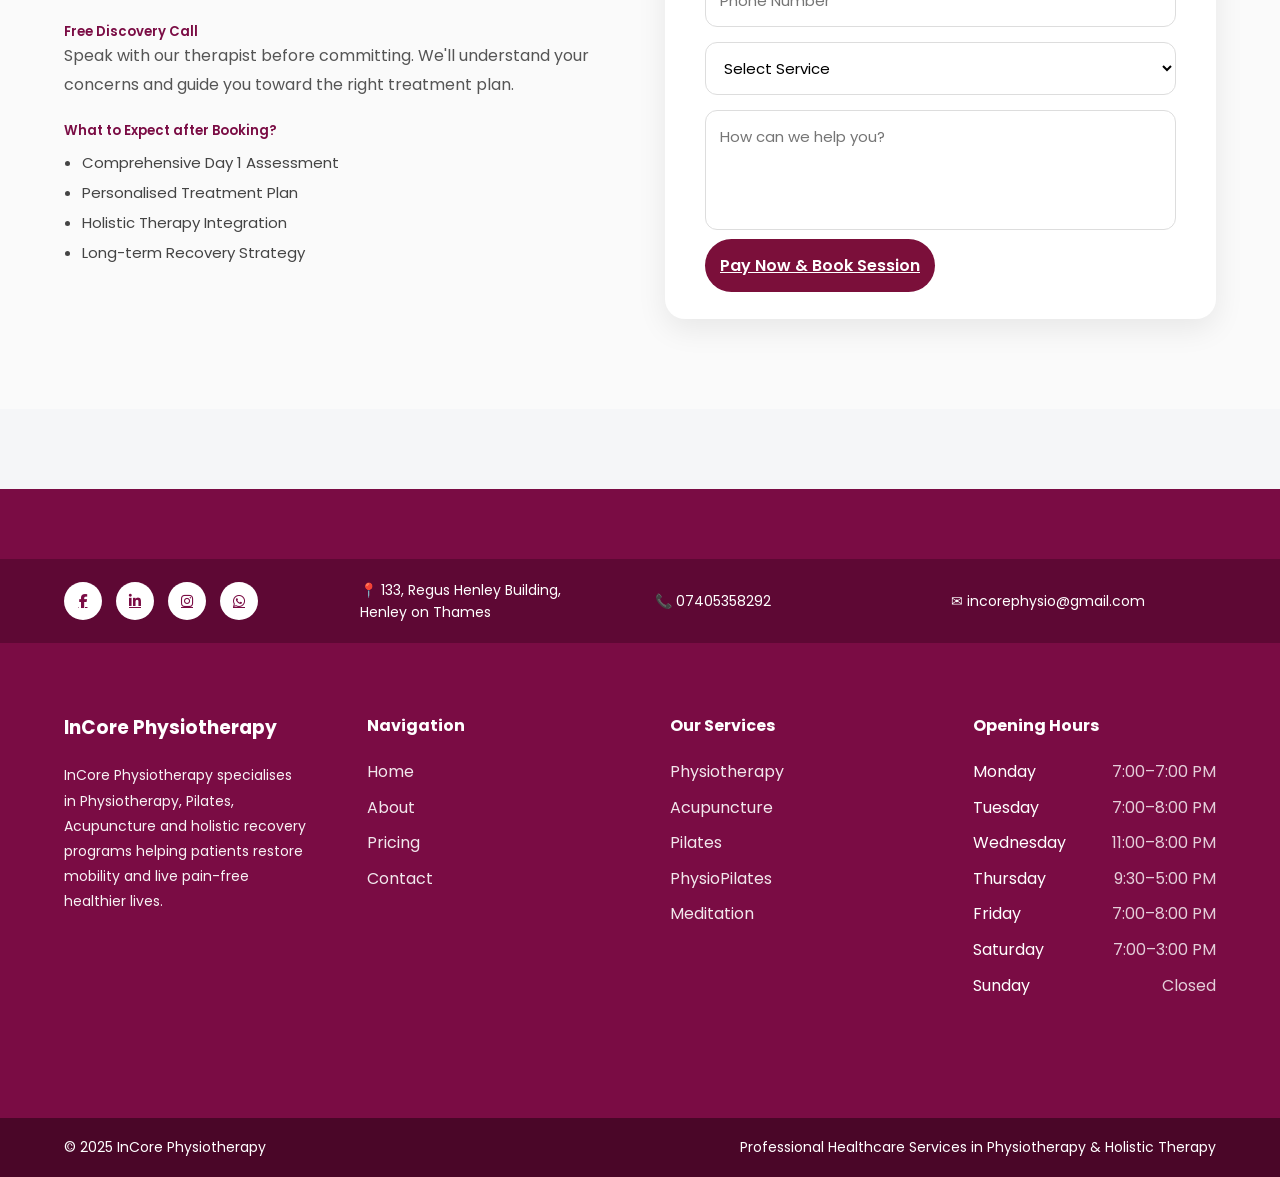
<file: pilates.html>
<!DOCTYPE html>
<html lang="en">

<head>

<meta charset="UTF-8">
<meta name="viewport" content="width=device-width, initial-scale=1.0">

<title>Pilates Classes | InCore Physiotherapy</title>

<link rel="stylesheet" href="style1.css">
<link href="https://fonts.googleapis.com/css2?family=Poppins:wght@400;600&family=Open+Sans:wght@400;500&display=swap" rel="stylesheet">
<link rel="stylesheet"
href="https://cdnjs.cloudflare.com/ajax/libs/font-awesome/6.5.1/css/all.min.css">
</head>

<body>








<!-- TOP INFO BAR -->

<div class="topbar">

<div class="container topbar-flex">

<div class="info-item">
Henley on Thames, RG9 1HG
</div>

<div class="info-item">
📞 07405358292
</div>

<div class="info-item">
✉ incorephysio@gmail.com
</div>

<div class="info-item">
🕒 Mon–Sat: 9AM – 8PM
</div>

</div>

</div>



<!-- MAIN HEADER -->

<header class="header">

<div class="container nav">

<div class="logo-area">

<img src="icononly.png" class="logo-img">

<div class="logo-text">
<h2>InCore Physiotherapy </h2>
<span>& Acupuncture Clinic</span>

</div>

</div>


<nav class="menu" id="menu">

<a href="index.html">Home</a>

<div class="dropdown">

<a href="#" class="dropdown-toggle">Services ▾</a>

<div class="dropdown-menu">

<a href="physiotherapy.html">Physiotherapy</a>
<a href="accupuncture.html">Acupuncture</a>
<a href="Pilates.html">Pilates</a>
<a href="physiopilates.html">Breathwork</a>
<a href="meditation.html">Meditation</a>


</div>

</div>

<a href="about.html">About</a>
<a href="pricing.html">Pricing</a>

<a href="contact.html">Contact</a>

</nav>


<!-- <a href="#" class="btn-primary">
Book
</a>
 -->

<div class="hamburger" id="hamburger">
☰
</div>

</div>

</header>





	

<section class="hero">

<div class="carousel">

<div class="slide active">

<div class="hero-content">

<h1>Strengthen from the Core with Clinical Pilates</h1>

<p>
Improve posture, flexibility, and stability through expert-led Pilates
tailored for rehabilitation and prevention.
</p>



<a href="#" class="btn-primary" onclick="openPopup()">Book Appointment</a>

</div>

<img src="pilates.png" class="hero-img">

</div>


</div>
</section>



<section class="pilates-section">

<div class="container pilates-wrapper">

<!-- LEFT IMAGE -->

<div class="pilates-image">
<img src="p1.jpg" alt="Core Pilates">
</div>


<!-- RIGHT CONTENT -->

<div class="pilates-content">

<h2>What is Pilates?</h2>

<p>
Pilates is a specialised exercise method that uses slow, controlled
movements to strengthen deep stabilising muscles that support posture,
protect joints and improve flexibility.
</p>

<p>
It focuses strongly on core strength, spinal alignment and breathing
control, helping reduce pain, prevent injuries and improve balance,
coordination and body awareness.
</p>

<p>
Regular Pilates sessions support long-term musculoskeletal health and
are particularly beneficial for people recovering from injuries,
experiencing chronic pain or aiming to improve posture and mobility.
</p>

<p>
At InCore Physiotherapy, Pilates is integrated into rehabilitation
programmes to enhance recovery outcomes and promote lasting physical
wellbeing.
</p>

<a href="#" class="btn-primary">
Book Pilates Session
</a>

</div>

</div>

</section>


<section class="pilates-types-section">

<div class="container">

<h2 class="section-title">
We offer various types of Pilates classes
</h2>

<div class="pilates-types-grid">


<!-- CARD 1 -->

<div class="pilates-type-card">

<img src="mpt1.jpg" alt="Mat Pilates">

<h3>Mat Pilates</h3>

<p>
Mat Pilates is a structured form of therapeutic exercise performed on a
supportive floor mat that focuses on strengthening the deep stabilising
muscles of the abdomen, back and pelvis. It helps improve posture,
flexibility, breathing coordination and balance while reducing muscle
tension and preventing injury.
</p>

<p>
This method is especially beneficial for individuals recovering from
musculoskeletal pain, improving spinal alignment or building core strength
for long-term physical stability and mobility.
</p>

</div>


<!-- CARD 2 -->

<div class="pilates-type-card">

<img src="fpt1.jpg" alt="Fusion Pilates Yoga">

<h3>Fusion Pilates – Yoga</h3>

<p>
Fusion Pilates combines the strength-building principles of clinical Pilates
with the flexibility and relaxation techniques of Yoga. This integrated
approach enhances breathing control, movement awareness and joint mobility
while promoting muscular balance throughout the body.
</p>

<p>
It is particularly effective for stress relief, improving coordination and
supporting overall wellbeing, making it ideal for individuals seeking both
rehabilitation support and functional fitness improvement.
</p>

</div>


</div>
</div>

</section>






<!-- CLASS OPTIONS -->

<section class="class-options">

<div class="container">

<h2 class="section-title">Flexible Class Options</h2>

<div class="options-grid">


<div class="option-card">

<h3>Online Group Classes</h3>

<p>
Join guided small-group sessions from the comfort of your home.
</p>

</div>


<div class="option-card">

<h3>Online 1-to-1 Sessions</h3>

<p>
Receive personalised training tailored to your recovery goals.
</p>

</div>


<div class="option-card">

<h3>In-Person 1-to-1 Classes</h3>

<p>
Hands-on expert instruction for faster improvement and results.
</p>

</div>

</div>

</div>

</section>



<section class="schedule-section">

<div class="container schedule-wrapper">


<!-- LEFT CONTENT -->

<div class="schedule-content">

<h2>Schedule Your Session</h2>

<h4>Booking Your Session at InCore</h4>

<p>
Scheduling your appointment at InCore Physiotherapy is simple.
Call us at <strong>07405358292</strong> or complete the form to
book your session instantly.
</p>

<h5>Free Discovery Call</h5>

<p>
Speak with our therapist before committing. We'll understand your
concerns and guide you toward the right treatment plan.
</p>


<div class="schedule-list">

<h5>What to Expect after Booking?</h5>

<ul>
<li>Comprehensive Day 1 Assessment</li>
<li>Personalised Treatment Plan</li>
<li>Holistic Therapy Integration</li>
<li>Long-term Recovery Strategy</li>
</ul>

</div>

</div>



<!-- RIGHT FORM -->

<div class="schedule-form">

<h3>Free 15m Discovery Call</h3>

<form id="bookingForm">

<input type="text" placeholder="Full Name" required>

<input type="email" placeholder="Email Address" required>

<input type="tel" placeholder="Phone Number" required>

<select required>
<option value="">Select Service</option>
<option>Physiotherapy</option>
<option>Acupuncture</option>
<option>Pilates</option>
<option>PhysioPilates</option>
<option>Meditation</option>
<option>Pranic Healing</option>
</select>

<textarea placeholder="How can we help you?" required></textarea>

<a href="https://buy.stripe.com/7sY9AU4rI3bV6o62UUfQI09" 
target="_blank" 
class="pay-btn">
Pay Now & Book Session
</a>
</form>

</div>


</div>

</section>





<footer class="footer">

<!-- TOP CONTACT STRIP -->

<div class="footer-top">

<div class="container footer-top-grid">

<div class="footer-social">
<a href="https://www.facebook.com/profile.php?id=61563125564961"><i class="fab fa-facebook-f"></i></a>
<a href="https://www.linkedin.com/in/ashwini-a-107a5a2b/"><i class="fab fa-linkedin-in"></i></a>
<a href="https://www.instagram.com/incorephysiotherapy"><i class="fab fa-instagram"></i></a>
<a href="https://wa.me/917405358292"><i class="fab fa-whatsapp"></i></a>
</div>

<div class="footer-contact-item">
📍 133, Regus Henley Building,<br>
Henley on Thames
</div>

<div class="footer-contact-item">
📞 07405358292
</div>

<div class="footer-contact-item">
✉ incorephysio@gmail.com
</div>

</div>

</div>


<!-- MAIN FOOTER GRID -->

<div class="container footer-grid">


<!-- COLUMN 1 -->

<div class="footer-col">

<h3>InCore Physiotherapy</h3>

<p>
InCore Physiotherapy specialises in Physiotherapy, Pilates,
Acupuncture and holistic recovery programs helping patients
restore mobility and live pain-free healthier lives.
</p>

</div>


<!-- COLUMN 2 -->

<div class="footer-col">

<h4>Navigation</h4>

<ul>
<li><a href="index.html">Home</a></li>

<li><a href="about.html">About</a></li>
<li><a href="pricing.html">Pricing</a></li>

<li><a href="contact.html">Contact</a></li>
</ul>

</div>


<!-- COLUMN 3 -->

<div class="footer-col">

<h4>Our Services</h4>

<ul>
<li><a href="physiotherapy.html">Physiotherapy</a></li>
<li><a href="accupunture.html">Acupuncture</a></li>
<li><a href="Pilates.html">Pilates</a></li>
<li><a href="physiopilates.html">PhysioPilates</a></li>
<li><a href="meditation.html">Meditation</a></li>

</ul>

</div>


<!-- COLUMN 4 -->

<div class="footer-col">

<h4>Opening Hours</h4>

<ul class="hours">
<li>Monday <span>7:00–7:00 PM</span></li>
<li>Tuesday <span>7:00–8:00 PM</span></li>
<li>Wednesday <span>11:00–8:00 PM</span></li>
<li>Thursday <span>9:30–5:00 PM</span></li>
<li>Friday <span>7:00–8:00 PM</span></li>
<li>Saturday <span>7:00–3:00 PM</span></li>
<li>Sunday <span>Closed</span></li>
</ul>

</div>

</div>


<!-- COPYRIGHT -->

<div class="footer-bottom">

<div class="container footer-bottom-flex">

<p>© 2025 InCore Physiotherapy</p>

<p>Professional Healthcare Services in Physiotherapy & Holistic Therapy</p>

</div>

</div>

</footer>



<!-- ENQUIRY POPUP -->

<div class="popup-overlay" id="popupOverlay">

<div class="popup-box">

<span class="popup-close" onclick="closePopup()">×</span>

<h3>Book Your Free Consultation</h3>

<form>

<input type="text" placeholder="Full Name" required>

<input type="email" placeholder="Email Address" required>

<input type="tel" placeholder="Phone Number" required>

<select required>
<option>Select Service</option>
<option>Physiotherapy</option>
<option>Acupuncture</option>
<option>Pilates</option>
<option>PhysioPilates</option>
</select>

<textarea placeholder="Your Message"></textarea>

<button type="submit">Submit Enquiry</button>

</form>

</div>

</div>

<!-- FLOATING CONTACT BUTTONS -->

<div class="floating-buttons">

<a href="tel:07405358292" class="float-call">
<i class="fa-solid fa-phone"></i>
</a>

<a href="https://wa.me/917405358292" target="_blank" class="float-whatsapp">
<i class="fa-brands fa-whatsapp"></i>
</a>

<button class="float-enquiry" onclick="openPopup()">
<i class="fa-solid fa-envelope"></i>
</button>

</div>
<script src="script.js"></script>


</body>
</html>
</file>
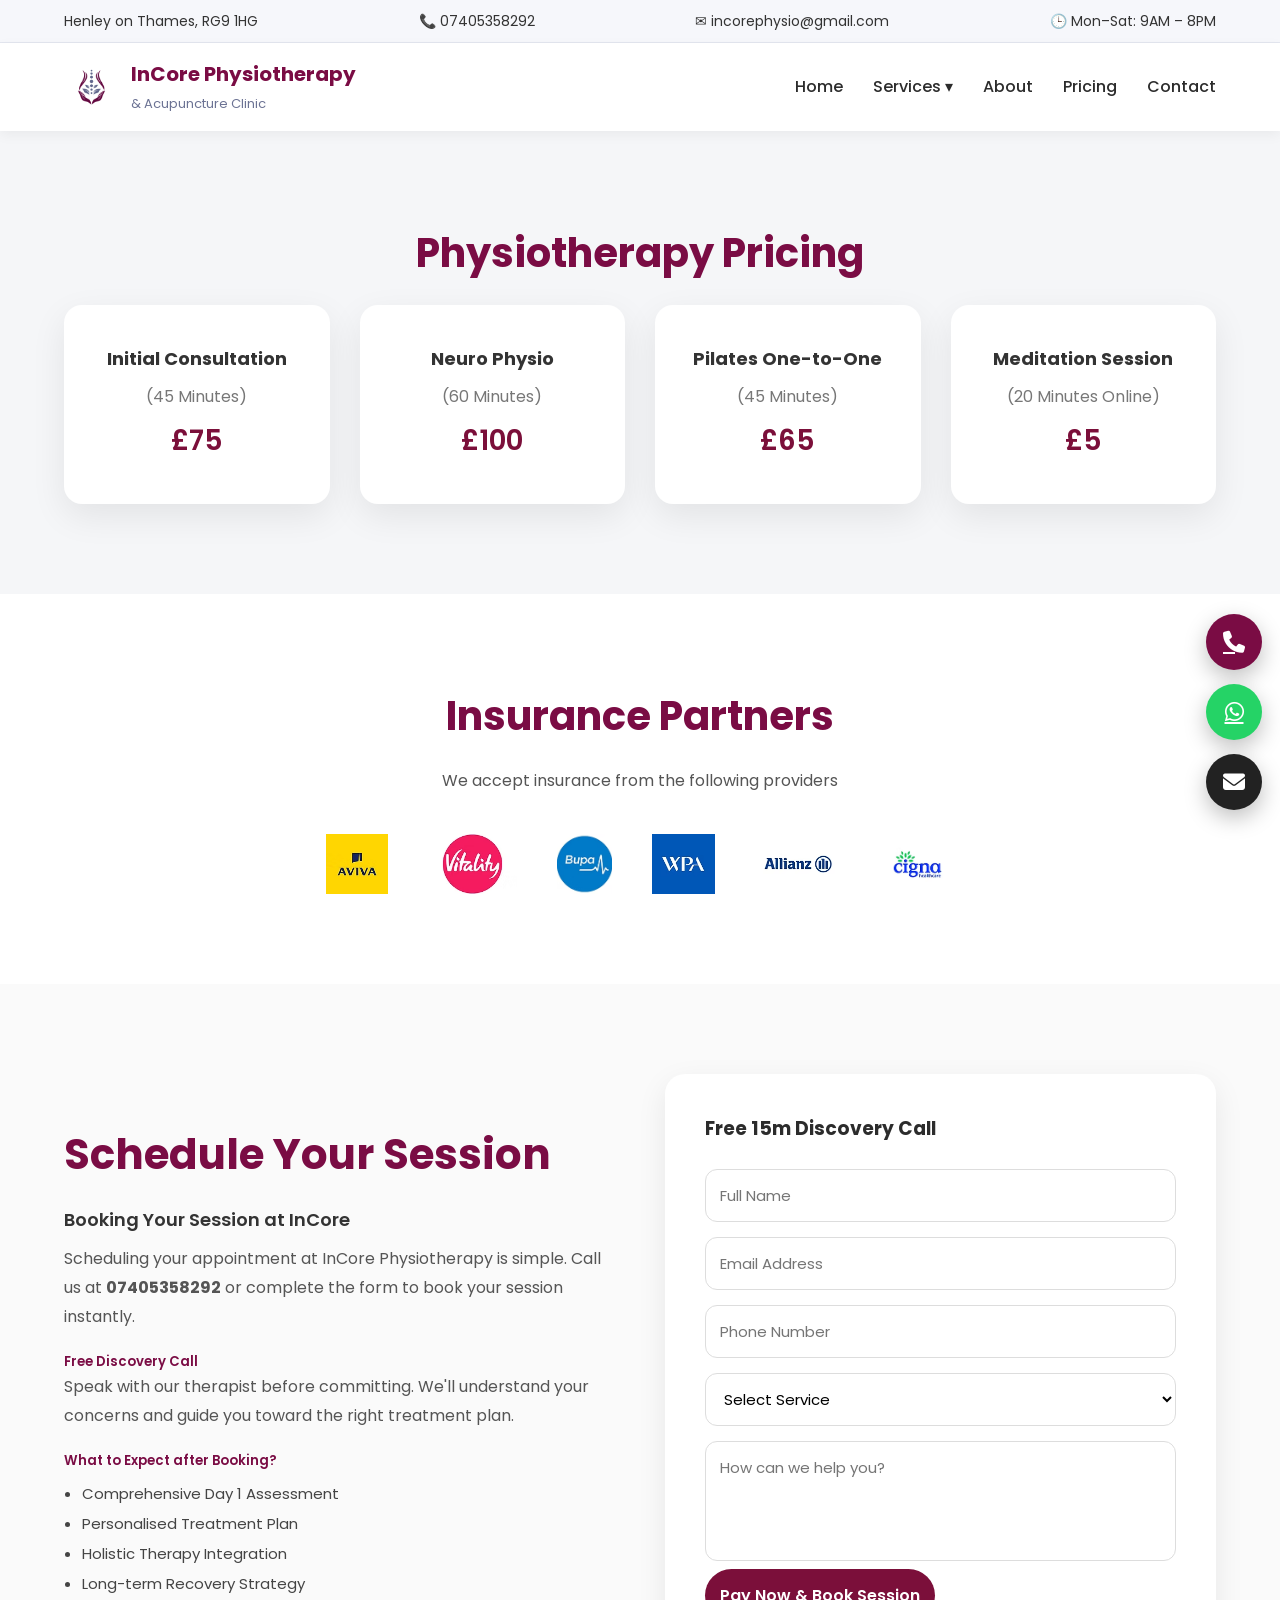
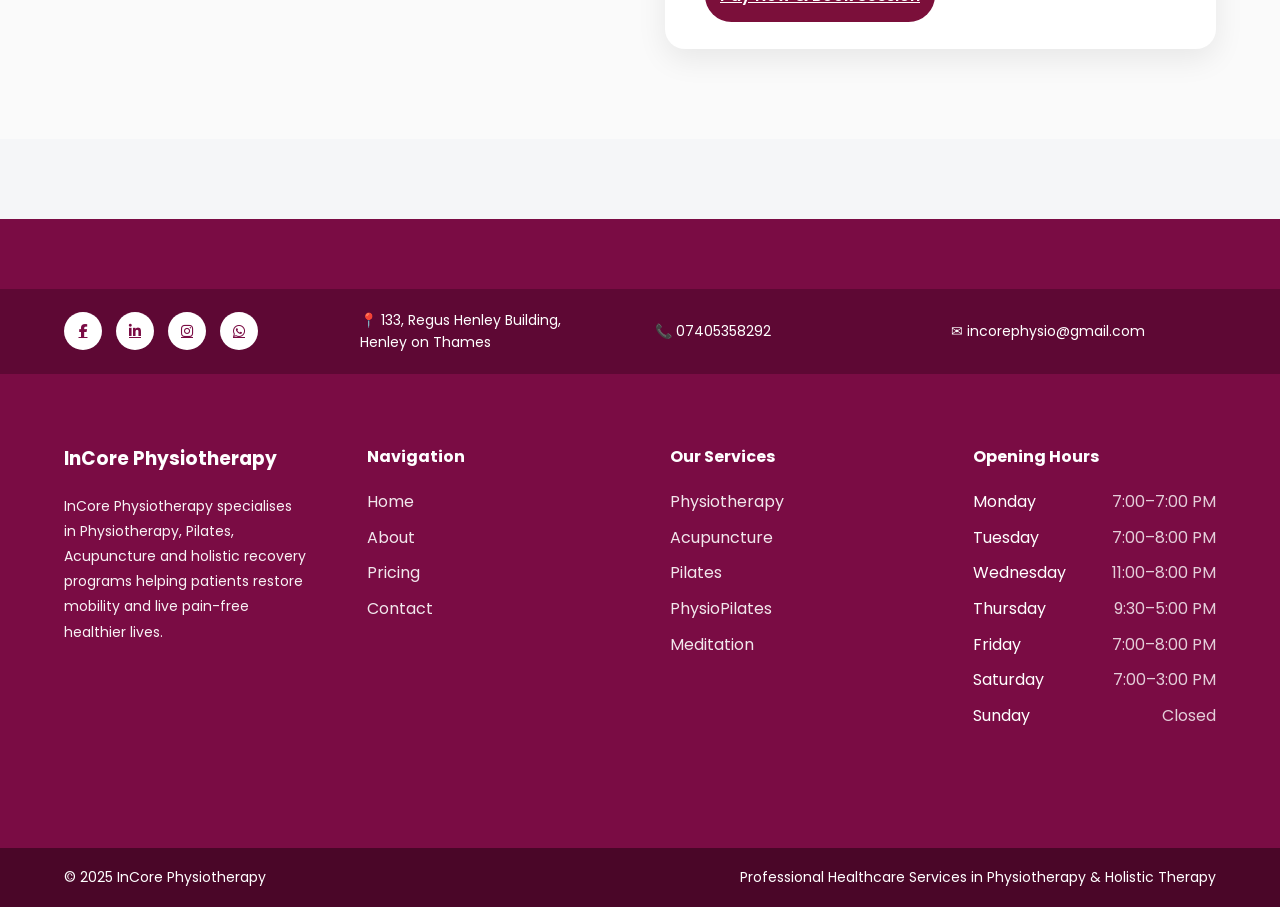
<file: pricing.html>
<!DOCTYPE html>
<html lang="en">

<head>

<meta charset="UTF-8">
<meta name="viewport" content="width=device-width, initial-scale=1.0">

<title>Pricing & Insurance | InCore Physiotherapy</title>


<link rel="stylesheet" href="style1.css">

<link href="https://fonts.googleapis.com/css2?family=Poppins:wght@400;600&family=Open+Sans:wght@400;500&display=swap" rel="stylesheet">
<link rel="stylesheet"
href="https://cdnjs.cloudflare.com/ajax/libs/font-awesome/6.5.1/css/all.min.css">
</head>

<body>


<!-- TOP INFO BAR -->

<div class="topbar">

<div class="container topbar-flex">

<div class="info-item">
Henley on Thames, RG9 1HG
</div>

<div class="info-item">
📞 07405358292
</div>

<div class="info-item">
✉ incorephysio@gmail.com
</div>

<div class="info-item">
🕒 Mon–Sat: 9AM – 8PM
</div>

</div>

</div>



<!-- MAIN HEADER -->

<header class="header">

<div class="container nav">

<div class="logo-area">

<img src="icononly.png" class="logo-img">

<div class="logo-text">
<h2>InCore Physiotherapy </h2>
<span>& Acupuncture Clinic</span>

</div>

</div>


<nav class="menu" id="menu">

<a href="index.html">Home</a>

<div class="dropdown">

<a href="#" class="dropdown-toggle">Services ▾</a>

<div class="dropdown-menu">

<a href="physiotherapy.html">Physiotherapy</a>
<a href="accupuncture.html">Acupuncture</a>
<a href="Pilates.html">Pilates</a>
<a href="physiopilates.html">Breathwork</a>
<a href="meditation.html">Meditation</a>


</div>

</div>

<a href="about.html">About</a>
<a href="pricing.html">Pricing</a>

<a href="contact.html">Contact</a>

</nav>


<!-- <a href="#" class="btn-primary">
Book
</a>
 -->

<div class="hamburger" id="hamburger">
☰
</div>

</div>

</header>




<!-- PRICING CARDS -->

<section class="pricing-section">

<div class="container">

<h2 class="section-title">Physiotherapy Pricing</h2>


<div class="pricing-grid">


<div class="price-card">
<h3>Initial Consultation</h3>
<p>(45 Minutes)</p>
<span>£75</span>
</div>





<div class="price-card">
<h3>Neuro Physio</h3>
<p>(60 Minutes)</p>
<span>£100</span>
</div>


<div class="price-card">
<h3>Pilates One-to-One</h3>
<p>(45 Minutes)</p>
<span>£65</span>
</div>


<div class="price-card">
<h3>Meditation Session</h3>
<p>(20 Minutes Online)</p>
<span>£5</span>
</div>


<!-- <div class="price-card highlight">

<h3>Physiotherapy Packages</h3>

<p>Multiple session bundles available</p>

<span>Discuss with us</span>

</div> -->


</div>

</div>

</section>



<!-- INSURANCE SECTION -->

<section class="insurance-section">

<div class="container">

<h2 class="section-title">Insurance Partners</h2>

<p class="insurance-text">
We accept insurance from the following providers
</p>


<div class="insurance-logos">

<img src="i1.avif">
<img src="i2.avif">
<img src="i3.avif">
<img src="i4.avif">
<img src="i5.avif">
<img src="i6.avif">


</div>

</div>

</section>



<section class="schedule-section">

<div class="container schedule-wrapper">


<!-- LEFT CONTENT -->

<div class="schedule-content">

<h2>Schedule Your Session</h2>

<h4>Booking Your Session at InCore</h4>

<p>
Scheduling your appointment at InCore Physiotherapy is simple.
Call us at <strong>07405358292</strong> or complete the form to
book your session instantly.
</p>

<h5>Free Discovery Call</h5>

<p>
Speak with our therapist before committing. We'll understand your
concerns and guide you toward the right treatment plan.
</p>


<div class="schedule-list">

<h5>What to Expect after Booking?</h5>

<ul>
<li>Comprehensive Day 1 Assessment</li>
<li>Personalised Treatment Plan</li>
<li>Holistic Therapy Integration</li>
<li>Long-term Recovery Strategy</li>
</ul>

</div>

</div>



<!-- RIGHT FORM -->

<div class="schedule-form">

<h3>Free 15m Discovery Call</h3>

<form id="bookingForm">

<input type="text" placeholder="Full Name" required>

<input type="email" placeholder="Email Address" required>

<input type="tel" placeholder="Phone Number" required>

<select required>
<option value="">Select Service</option>
<option>Physiotherapy</option>
<option>Acupuncture</option>
<option>Pilates</option>
<option>PhysioPilates</option>
<option>Meditation</option>
<option>Pranic Healing</option>
</select>

<textarea placeholder="How can we help you?" required></textarea>

<a href="https://buy.stripe.com/7sY9AU4rI3bV6o62UUfQI09" 
target="_blank" 
class="pay-btn">
Pay Now & Book Session
</a>
</form>

</div>


</div>

</section>





<footer class="footer">

<!-- TOP CONTACT STRIP -->

<div class="footer-top">

<div class="container footer-top-grid">

<div class="footer-social">
<a href="https://www.facebook.com/profile.php?id=61563125564961"><i class="fab fa-facebook-f"></i></a>
<a href="https://www.linkedin.com/in/ashwini-a-107a5a2b/"><i class="fab fa-linkedin-in"></i></a>
<a href="https://www.instagram.com/incorephysiotherapy"><i class="fab fa-instagram"></i></a>
<a href="https://wa.me/917405358292"><i class="fab fa-whatsapp"></i></a>
</div>

<div class="footer-contact-item">
📍 133, Regus Henley Building,<br>
Henley on Thames
</div>

<div class="footer-contact-item">
📞 07405358292
</div>

<div class="footer-contact-item">
✉ incorephysio@gmail.com
</div>

</div>

</div>


<!-- MAIN FOOTER GRID -->

<div class="container footer-grid">


<!-- COLUMN 1 -->

<div class="footer-col">

<h3>InCore Physiotherapy</h3>

<p>
InCore Physiotherapy specialises in Physiotherapy, Pilates,
Acupuncture and holistic recovery programs helping patients
restore mobility and live pain-free healthier lives.
</p>

</div>


<!-- COLUMN 2 -->

<div class="footer-col">

<h4>Navigation</h4>

<ul>
<li><a href="index.html">Home</a></li>

<li><a href="about.html">About</a></li>
<li><a href="pricing.html">Pricing</a></li>

<li><a href="contact.html">Contact</a></li>
</ul>

</div>


<!-- COLUMN 3 -->

<div class="footer-col">

<h4>Our Services</h4>

<ul>
<li><a href="physiotherapy.html">Physiotherapy</a></li>
<li><a href="accupunture.html">Acupuncture</a></li>
<li><a href="Pilates.html">Pilates</a></li>
<li><a href="physiopilates.html">PhysioPilates</a></li>
<li><a href="meditation.html">Meditation</a></li>

</ul>

</div>


<!-- COLUMN 4 -->

<div class="footer-col">

<h4>Opening Hours</h4>

<ul class="hours">
<li>Monday <span>7:00–7:00 PM</span></li>
<li>Tuesday <span>7:00–8:00 PM</span></li>
<li>Wednesday <span>11:00–8:00 PM</span></li>
<li>Thursday <span>9:30–5:00 PM</span></li>
<li>Friday <span>7:00–8:00 PM</span></li>
<li>Saturday <span>7:00–3:00 PM</span></li>
<li>Sunday <span>Closed</span></li>
</ul>

</div>

</div>


<!-- COPYRIGHT -->

<div class="footer-bottom">

<div class="container footer-bottom-flex">

<p>© 2025 InCore Physiotherapy</p>

<p>Professional Healthcare Services in Physiotherapy & Holistic Therapy</p>

</div>

</div>

</footer>

<!-- ENQUIRY POPUP -->

<div class="popup-overlay" id="popupOverlay">

<div class="popup-box">

<span class="popup-close" onclick="closePopup()">×</span>

<h3>Book Your Free Consultation</h3>

<form>

<input type="text" placeholder="Full Name" required>

<input type="email" placeholder="Email Address" required>

<input type="tel" placeholder="Phone Number" required>

<select required>
<option>Select Service</option>
<option>Physiotherapy</option>
<option>Acupuncture</option>
<option>Pilates</option>
<option>PhysioPilates</option>
</select>

<textarea placeholder="Your Message"></textarea>

<button type="submit">Submit Enquiry</button>

</form>

</div>

</div>

<!-- FLOATING CONTACT BUTTONS -->

<div class="floating-buttons">

<a href="tel:07405358292" class="float-call">
<i class="fa-solid fa-phone"></i>
</a>

<a href="https://wa.me/917405358292" target="_blank" class="float-whatsapp">
<i class="fa-brands fa-whatsapp"></i>
</a>

<button class="float-enquiry" onclick="openPopup()">
<i class="fa-solid fa-envelope"></i>
</button>

</div>
<script src="script.js"></script>


</body>
</html>
</file>
<file: style1.css>
/* ================= ROOT ================= */

:root{
--primary:#7A0C44;
--secondary:#6C7394;
--light:#F6F7FB;
--dark:#2C2C2C;
--radius:16px;
}

*{
margin:0;
padding:0;
box-sizing:border-box;
}

body{
font-family:'Open Sans',sans-serif;
color:var(--dark);
line-height:1.6;
}

.container{
width:90%;
max-width:1200px;
margin:auto;
}

/* ================= TOPBAR ================= */

.topbar{
background:var(--light);
border-bottom:1px solid #E3E6EF;
font-size:14px;
}

.topbar-flex{
display:flex;
justify-content:space-between;
flex-wrap:wrap;
padding:10px 0;
}

/* ================= HEADER ================= */

.header{
position:sticky;
top:0;
background:white;
z-index:999;
box-shadow:0 4px 12px rgba(0,0,0,.05);
}

.nav{
display:flex;
align-items:center;
justify-content:space-between;
padding:15px 0;
}

.logo-area{
display:flex;
gap:12px;
align-items:center;
}

.logo-img{
width:55px;
}

.logo-text h2{
font-family:'Poppins';
color:var(--primary);
font-size:20px;
}

.logo-text span{
font-size:13px;
color:var(--secondary);
}

.menu{
display:flex;
gap:30px;
align-items:center;
}

.menu a{
text-decoration:none;
color:var(--dark);
font-weight:500;
}

.menu a:hover{
color:var(--primary);
}

.cta-btn{
background:var(--primary);
color:white;
padding:12px 26px;
border-radius:30px;
text-decoration:none;
font-weight:600;
}

/* dropdown */

.dropdown{
position:relative;
}

.dropdown-menu{
position:absolute;
top:40px;
left:0;
background:white;
border-radius:12px;
box-shadow:0 10px 25px rgba(0,0,0,.08);
display:none;
flex-direction:column;
min-width:200px;
}

.dropdown:hover .dropdown-menu{
display:flex;
}

.dropdown-menu a{
padding:12px 20px;
}

/* hamburger */

.hamburger{
display:none;
font-size:26px;
cursor:pointer;
}

/* ================= HERO ================= */

.hero{
padding:90px 0;
background:linear-gradient(90deg,#fff 45%,transparent);
}

.slide{
display:none;
align-items:center;
justify-content:space-between;
gap:40px;
}

.slide.active{
display:flex;
}

.hero-content{
max-width:520px;
}

.hero-content h1{
font-family:'Poppins';
font-size:46px;
margin-bottom:20px;
}

.hero-content p{
margin-bottom:25px;
color:#555;
}

.btn-primary{
background:var(--primary);
color:white;
padding:14px 30px;
border-radius:30px;
text-decoration:none;
}

.hero-img{
width:450px;
max-width:100%;
}

/* slider dots */

.dots{
text-align:center;
margin-top:20px;
}

.dot{
width:10px;
height:10px;
background:#ccc;
display:inline-block;
border-radius:50%;
margin:5px;
cursor:pointer;
}

.dot.active{
background:var(--primary);
}

/* ================= ABOUT ================= */

.about-section{
background:var(--light);
padding:90px 0;
}

.about-wrapper{
display:flex;
gap:60px;
align-items:center;
}

.about-image img{
width:100%;
border-radius:var(--radius);
}

.section-tag{
color:var(--secondary);
font-weight:600;
}

.about-content h2{
font-family:'Poppins';
font-size:38px;
color:var(--primary);
margin:15px 0;
}

/* ================= SERVICES ================= */

.services-section{
padding:90px 0;
background:var(--light);
}

.section-title{
text-align:center;
font-family:'Poppins';
font-size:36px;
color:var(--primary);
margin-bottom:40px;
}

.services-carousel{
position:relative;
}

.services-track{
display:flex;
gap:25px;
overflow-x:auto;
scrollbar-width:none;
}

.services-track::-webkit-scrollbar{
display:none;
}

.service-card{
min-width:280px;
background:white;
padding:20px;
border-radius:var(--radius);
box-shadow:0 6px 20px rgba(0,0,0,.05);
text-align:center;
}

.service-card img{
width:100%;
height:160px;
object-fit:cover;
border-radius:12px;
}

.buttons{
display:flex;
gap:10px;
justify-content:center;
margin-top:15px;
}

.btn-outline{
border:2px solid var(--primary);
color:var(--primary);
padding:8px 18px;
border-radius:25px;
text-decoration:none;
}

.btn-fill{
background:var(--primary);
color:white;
padding:8px 18px;
border-radius:25px;
text-decoration:none;
}

.services-arrow{
position:absolute;
top:45%;
transform:translateY(-50%);
background:white;
border:none;
font-size:22px;
padding:10px;
border-radius:50%;
cursor:pointer;
}

.prev{left:-10px;}
.next{right:-10px;}

/* ================= EXPERT ================= */

.expert-section{
padding:90px 0;
}

.expert-wrapper{
display:flex;
gap:60px;
align-items:center;
}

.expert-image img{
width:420px;
border-radius:20px;
}

/* ================= REVIEWS ================= */

.reviews-section{
padding:90px 0;
background:var(--light);
}

.reviews-carousel{
position:relative;
}

.reviews-track{
display:flex;
gap:25px;
overflow-x:auto;
scrollbar-width:none;
}

.review-card{
min-width:280px;
background:white;
padding:25px;
border-radius:var(--radius);
}

/* ================= REGISTRATION ================= */

.registration-section{
padding:90px 0;
text-align:center;
}

.registration-grid{
display:grid;
grid-template-columns:repeat(5,1fr);
gap:40px;
}

/* ================= SCHEDULE ================= */

.schedule-section{
padding:90px 0;
}

.schedule-wrapper{
display:flex;
gap:60px;
}

.schedule-form{
background:var(--light);
padding:40px;
border-radius:var(--radius);
}

.schedule-form input,
.schedule-form select,
.schedule-form textarea{
width:100%;
padding:14px;
margin-bottom:18px;
border-radius:30px;
border:1px solid #ddd;
}

/* ================= FOOTER ================= */

.footer{
background:var(--primary);
color:white;
padding-top:70px;
}

.footer-grid{
display:grid;
grid-template-columns:repeat(4,1fr);
gap:50px;
}

.footer-bottom{
margin-top:40px;
background:#5E0834;
padding:18px 0;
}

/* ================= RESPONSIVE ================= */

@media(max-width:1024px){

.about-wrapper,
.expert-wrapper,
.schedule-wrapper{
flex-direction:column;
text-align:center;
}

.registration-grid{
grid-template-columns:repeat(3,1fr);
}

}

@media(max-width:768px){

.menu{
position:absolute;
top:80px;
right:-100%;
flex-direction:column;
background:white;
width:250px;
padding:25px;
transition:.3s;
}

.menu.active{
right:20px;
}

.hamburger{
display:block;
}

.cta-btn{
display:none;
}

.registration-grid{
grid-template-columns:repeat(2,1fr);
}

}

@media(max-width:500px){

.hero-content h1{
font-size:30px;
}

.registration-grid{
grid-template-columns:1fr;
}

.footer-grid{
grid-template-columns:1fr;
text-align:center;
}

}




/* ================= HERO SECTION FIX ================= */

.hero{
position:relative;
padding:120px 0 80px;
background:#F6F7FB;
overflow:hidden;
}


/* layout fix */

.carousel{
max-width:1200px;
margin:auto;
position:relative;
}


/* slide layout correction */

.slide{
display:none;
align-items:center;
justify-content:space-between;
gap:60px;
}

.slide.active{
display:flex;
}


/* LEFT CONTENT FIX */

.hero-content{
max-width:560px;
z-index:2;
}

.hero-content h1{
font-size:52px;
line-height:1.2;
font-family:"Poppins";
margin-bottom:20px;
}

.hero-content p{
font-size:17px;
margin-bottom:30px;
color:#555;
}


/* BUTTON FIX */

.btn-primary{
background:#7A0C44;
padding:14px 34px;
border-radius:40px;
font-weight:600;
transition:.3s ease;
}

.btn-primary:hover{
background:#5E0834;
}


/* RIGHT IMAGE FIX */

.hero-img{
width:520px;
max-width:100%;
object-fit:contain;
}


/* GRADIENT OVERLAY LIKE REFERENCE DESIGN */

.hero::before{
content:"";
position:absolute;
left:0;
top:0;
width:65%;
height:100%;
background:linear-gradient(
90deg,
rgba(246,247,251,1) 35%,
rgba(246,247,251,0.9) 55%,
rgba(246,247,251,0) 100%
);
z-index:1;
}


/* DOTS ALIGNMENT FIX */

.dots{
margin-top:40px;
display:flex;
justify-content:center;
gap:10px;
}

.dot{
width:10px;
height:10px;
background:#ccc;
border-radius:50%;
transition:.3s;
}

.dot.active{
background:#7A0C44;
}


/* ================= RESPONSIVE ================= */


/* laptop */

@media(max-width:1200px){

.hero-content h1{
font-size:44px;
}

.hero-img{
width:420px;
}

}


/* tablet */

@media(max-width:992px){

.slide{
flex-direction:column;
text-align:center;
}

.hero::before{
display:none;
}

.hero-content{
max-width:100%;
}

.hero-img{
width:360px;
margin-top:30px;
}

}


/* mobile */

@media(max-width:600px){

.hero{
padding:80px 0 50px;
}

.hero-content h1{
font-size:30px;
}

.hero-content p{
font-size:15px;
}

.hero-img{
width:260px;
}

}
/* ================= TOPBAR 2-COLUMN MOBILE FIX ================= */

@media(max-width:768px){

.topbar{
padding:10px 15px;
background:#F6F7FB;
border-bottom:1px solid #E3E6EF;
}

/* FORCE GRID STRUCTURE */

.topbar-flex{
display:grid !important;
grid-template-columns:1fr 1fr;
gap:8px 12px;
align-items:center;
}

/* ITEM ALIGNMENT */

.info-item{
font-size:13px;
color:#6C7394;
display:flex;
align-items:center;
gap:6px;
white-space:nowrap;
}

/* EMAIL WRAP CONTROL */

.info-item:nth-child(3){
grid-column:1 / 2;
}

.info-item:nth-child(4){
grid-column:2 / 3;
}

}


/* EXTRA SMALL PHONES */

@media(max-width:420px){

.topbar-flex{
grid-template-columns:1fr;
text-align:left;
}

.info-item{
font-size:12px;
}

}


/* ================= ABOUT SECTION GRID FIX ================= */

.about-section{
padding:100px 0;
background:#F6F7FB;
}


/* FORCE 2 COLUMN GRID */

.about-wrapper{
display:grid;
grid-template-columns:1fr 1fr;
gap:60px;
align-items:center;
}


/* IMAGE FIX */

.about-image{
width:100%;
display:flex;
justify-content:center;
}

.about-image img{
width:100%;
max-width:520px;
border-radius:18px;
box-shadow:0 15px 40px rgba(0,0,0,0.08);
}


/* TEXT COLUMN */

.about-content{
max-width:540px;
}


.section-tag{
font-size:14px;
letter-spacing:1px;
color:#6C7394;
font-weight:600;
text-transform:uppercase;
}


.about-content h2{
font-family:"Poppins";
font-size:42px;
line-height:1.2;
color:#7A0C44;
margin:15px 0 20px;
}


.location-title{
font-size:18px;
font-weight:600;
margin-bottom:15px;
}


.about-content p{
font-size:16px;
line-height:1.8;
color:#555;
margin-bottom:14px;
}


.highlight-text{
font-weight:600;
color:#7A0C44;
}


/* BUTTON ALIGNMENT */

.about-content .btn-primary{
margin-top:20px;
padding:14px 34px;
border-radius:40px;
}


/* ================= TABLET ================= */

@media(max-width:992px){

.about-wrapper{
grid-template-columns:1fr;
text-align:center;
}

.about-content{
max-width:100%;
}

.about-image{
order:-1;
}

}


/* ================= MOBILE ================= */

@media(max-width:600px){

.about-content h2{
font-size:30px;
}

.about-content p{
font-size:15px;
}

.about-image img{
max-width:100%;
}

}


/* ================= SERVICES SECTION ================= */

.services-section{
padding:100px 0;
background:#F6F7FB;
position:relative;
}

.services-carousel{
position:relative;
overflow:hidden;
}

/* TRACK */

.services-track{
display:flex;
gap:30px;
overflow-x:auto;
scroll-behavior:smooth;
scrollbar-width:none;
padding:10px;
}

.services-track::-webkit-scrollbar{
display:none;
}


/* CARD */

.service-card{
flex:0 0 280px;
background:white;
border-radius:20px;
padding:22px;
text-align:center;
box-shadow:0 12px 30px rgba(0,0,0,0.06);
transition:.35s ease;
display:flex;
flex-direction:column;
justify-content:space-between;
min-height:360px;
}

.service-card:hover{
transform:translateY(-8px);
}


/* IMAGE */

.service-card img{
width:100%;
height:170px;
object-fit:cover;
border-radius:14px;
margin-bottom:18px;
}


/* TITLE */

.service-card h3{
font-family:"Poppins";
color:#7A0C44;
margin-bottom:8px;
}


/* TEXT */

.service-card p{
font-size:15px;
color:#555;
margin-bottom:18px;
}


/* BUTTON GROUP */

.buttons{
display:flex;
gap:12px;
justify-content:center;
}


/* OUTLINE BUTTON */

.btn-outline{
border:2px solid #7A0C44;
color:#7A0C44;
padding:10px 22px;
border-radius:40px;
font-weight:500;
transition:.3s;
}

.btn-outline:hover{
background:#7A0C44;
color:white;
}


/* FILLED BUTTON */

.btn-fill{
background:#7A0C44;
color:white;
padding:10px 24px;
border-radius:40px;
font-weight:600;
}


/* ARROWS */

.services-arrow{
position:absolute;
top:45%;
transform:translateY(-50%);
width:42px;
height:42px;
border-radius:50%;
background:white;
border:none;
font-size:22px;
cursor:pointer;
box-shadow:0 6px 20px rgba(0,0,0,0.12);
z-index:5;
}

.services-arrow.prev{
left:-18px;
}

.services-arrow.next{
right:-18px;
}


/* ================= TABLET ================= */

@media(max-width:992px){

.service-card{
flex:0 0 48%;
min-height:340px;
}

}


/* ================= MOBILE ================= */

@media(max-width:600px){

.service-card{
flex:0 0 90%;
}

.services-arrow{
display:none;
}

}

/* ================= SERVICES RESPONSIVE FIX ================= */

/* DESKTOP = 3 CARDS */

.services-track{
display:flex;
gap:30px;
overflow:hidden;
}

.service-card{
flex:0 0 calc((100% - 60px)/3);
}


/* TABLET = 2 CARDS */

@media(max-width:992px){

.service-card{
flex:0 0 calc((100% - 30px)/2);
}

}


/* MOBILE = 1 CARD */

@media(max-width:600px){

.service-card{
flex:0 0 100%;
}

.services-arrow{
display:none;
}

}


/* ================= SERVICES MOBILE FIX ================= */

@media(max-width:600px){

.services-carousel{
padding:0 10px;
}

.services-track{
gap:0;
padding:0;
overflow-x:auto;
scroll-snap-type:x mandatory;
}

.service-card{
flex:0 0 100%;
max-width:100%;
margin:auto;
scroll-snap-align:center;
padding:22px 18px;
border-radius:18px;
}

/* IMAGE FIX */

.service-card img{
height:180px;
border-radius:14px;
}

/* BUTTON ALIGNMENT FIX */

.buttons{
flex-direction:row;
justify-content:center;
gap:12px;
}

/* BUTTON SIZE FIX */

.btn-outline,
.btn-fill{
flex:1;
text-align:center;
padding:12px 0;
font-size:14px;
}

/* HIDE ARROWS ON MOBILE */

.services-arrow{
display:none;
}

}




/* ================= EXPERT SECTION FIX ================= */

.expert-section{
padding:110px 0;
background:#ffffff;
}


/* FORCE EQUAL GRID */

.expert-wrapper{
display:grid;
grid-template-columns:1fr 1fr;
gap:70px;
align-items:center;
}


/* LEFT CONTENT */

.expert-content{
max-width:560px;
}

.expert-content h2{
font-family:"Poppins";
font-size:42px;
color:#7A0C44;
margin:12px 0 18px;
}


.section-tag{
font-size:14px;
letter-spacing:1px;
text-transform:uppercase;
color:#6C7394;
font-weight:600;
}


.expert-qualifications p{
font-size:16px;
margin-bottom:6px;
color:#444;
}


.expert-content p{
font-size:16px;
line-height:1.8;
margin-bottom:14px;
color:#555;
}


.highlight-text{
color:#7A0C44;
font-weight:600;
}


/* RIGHT IMAGE COLUMN */

.expert-image{
display:flex;
justify-content:center;
}

.expert-image img{
width:100%;
max-width:420px;
border-radius:22px;
box-shadow:0 20px 50px rgba(0,0,0,0.08);
}


/* BUTTON FIX */

.expert-buttons{
margin-top:25px;
}

.expert-buttons .btn-primary{
padding:14px 36px;
border-radius:40px;
}


/* ================= TABLET ================= */

@media(max-width:992px){

.expert-wrapper{
grid-template-columns:1fr;
text-align:center;
gap:40px;
}

.expert-image{
order:-1;
}

.expert-content{
max-width:100%;
}

}


/* ================= MOBILE ================= */

@media(max-width:600px){

.expert-content h2{
font-size:30px;
}

.expert-content p{
font-size:15px;
}

.expert-image img{
max-width:280px;
}

}



/* ================= TESTIMONIAL SECTION ================= */

.reviews-section{
padding:110px 0;
background:#F6F7FB;
position:relative;
}

.reviews-carousel{
position:relative;
overflow:hidden;
}

/* TRACK */

.reviews-track{
display:flex;
gap:30px;
overflow-x:auto;
scroll-behavior:smooth;
scrollbar-width:none;
padding:10px;
}

.reviews-track::-webkit-scrollbar{
display:none;
}


/* CARD DESIGN */

.review-card{
flex:0 0 calc((100% - 60px)/3);
background:white;
padding:28px;
border-radius:18px;
box-shadow:0 10px 30px rgba(0,0,0,0.06);
transition:.3s ease;
min-height:220px;
display:flex;
flex-direction:column;
justify-content:space-between;
position:relative;
}

.review-card:hover{
transform:translateY(-6px);
}


/* QUOTE STYLE */

.review-card p{
font-size:16px;
line-height:1.7;
color:#444;
margin-bottom:20px;
}


/* AUTHOR */

.review-card h4{
color:#7A0C44;
font-family:"Poppins";
margin-bottom:3px;
}

.review-card span{
font-size:14px;
color:#6C7394;
}


/* ARROWS */

.review-prev,
.review-next{
position:absolute;
top:45%;
transform:translateY(-50%);
width:42px;
height:42px;
border-radius:50%;
background:white;
border:none;
font-size:22px;
cursor:pointer;
box-shadow:0 6px 20px rgba(0,0,0,0.12);
z-index:5;
}

.review-prev{
left:-18px;
}

.review-next{
right:-18px;
}


/* TABLET */

@media(max-width:992px){

.review-card{
flex:0 0 calc((100% - 30px)/2);
}

}


/* MOBILE */

@media(max-width:600px){

.review-card{
flex:0 0 100%;
}

.review-prev,
.review-next{
display:none;
}

}





/* ================= SCHEDULE SECTION ================= */

.schedule-section{
padding:110px 0;
background:#ffffff;
}


/* GRID LAYOUT */

.schedule-wrapper{
display:grid;
grid-template-columns:1fr 1fr;
gap:70px;
align-items:center;
}


/* LEFT CONTENT */

.schedule-content{
max-width:560px;
}

.schedule-content h2{
font-family:"Poppins";
font-size:42px;
color:#7A0C44;
margin-bottom:18px;
}

.schedule-content h4{
font-size:18px;
font-weight:600;
margin-bottom:10px;
}

.schedule-content h5{
margin-top:20px;
font-weight:600;
color:#7A0C44;
}

.schedule-content p{
font-size:16px;
line-height:1.8;
color:#555;
margin-bottom:12px;
}

.schedule-list ul{
padding-left:18px;
margin-top:10px;
}

.schedule-list li{
margin-bottom:6px;
font-size:15px;
color:#444;
}


/* RIGHT FORM CARD */

.schedule-form{
background:#F6F7FB;
padding:45px;
border-radius:22px;
box-shadow:0 18px 45px rgba(0,0,0,0.08);
}

.schedule-form h3{
font-family:"Poppins";
margin-bottom:25px;
color:#2C2C2C;
}


/* INPUT FIELDS */

.schedule-form input,
.schedule-form select,
.schedule-form textarea{

width:100%;
padding:16px 18px;
margin-bottom:18px;
border-radius:40px;
border:1px solid #E3E6EF;
font-size:15px;
outline:none;
transition:.3s;
background:white;
}


/* TEXTAREA FIX */

.schedule-form textarea{
border-radius:18px;
height:120px;
resize:none;
}


/* INPUT FOCUS EFFECT */

.schedule-form input:focus,
.schedule-form select:focus,
.schedule-form textarea:focus{

border-color:#7A0C44;
box-shadow:0 0 0 3px rgba(122,12,68,0.08);

}


/* BUTTON */

.pay-btn{
width:100%;
background:#7A0C44;
color:white;
padding:16px;
border:none;
border-radius:40px;
font-size:17px;
font-weight:600;
cursor:pointer;
transition:.3s;
}

.pay-btn:hover{
background:#5E0834;
}


/* ================= TABLET ================= */

@media(max-width:992px){

.schedule-wrapper{
grid-template-columns:1fr;
gap:40px;
text-align:center;
}

.schedule-content{
max-width:100%;
}

}


/* ================= MOBILE ================= */

@media(max-width:600px){

.schedule-content h2{
font-size:30px;
}

.schedule-content p{
font-size:15px;
}

.schedule-form{
padding:30px 22px;
}

.schedule-form input,
.schedule-form select,
.schedule-form textarea{
font-size:14px;
padding:14px 16px;
}

.pay-btn{
font-size:15px;
}

}





/* ================= FOOTER ================= */

.footer{
background:#7A0C44;
color:white;
margin-top:80px;
}


/* TOP STRIP */

.footer-top{
background:#5E0834;
padding:20px 0;
}

.footer-top-grid{
display:grid;
grid-template-columns:repeat(4,1fr);
align-items:center;
gap:30px;
}

.footer-social a{
display:inline-flex;
justify-content:center;
align-items:center;
width:38px;
height:38px;
border-radius:50%;
background:white;
color:#7A0C44;
margin-right:10px;
font-size:14px;
transition:.3s;
}

.footer-social a:hover{
background:#ddd;
}

.footer-contact-item{
font-size:14px;
line-height:1.6;
}


/* MAIN GRID */

.footer-grid{
display:grid;
grid-template-columns:repeat(4,1fr);
gap:60px;
padding:70px 0;
}

.footer-col h3{
font-family:"Poppins";
margin-bottom:20px;
}

.footer-col h4{
margin-bottom:20px;
font-family:"Poppins";
}

.footer-col p{
font-size:14px;
line-height:1.8;
opacity:.95;
}

.footer-col ul{
list-style:none;
padding:0;
}

.footer-col ul li{
margin-bottom:10px;
display:flex;
justify-content:space-between;
}

.footer-col ul li a{
text-decoration:none;
color:white;
opacity:.9;
transition:.3s;
}

.footer-col ul li a:hover{
opacity:1;
}


/* HOURS ALIGN */

.hours span{
opacity:.8;
}


/* COPYRIGHT */

.footer-bottom{
background:#4A0628;
padding:18px 0;
font-size:14px;
}

.footer-bottom-flex{
display:flex;
justify-content:space-between;
align-items:center;
}


/* ================= RESPONSIVE ================= */

@media(max-width:1024px){

.footer-grid{
grid-template-columns:repeat(2,1fr);
}

.footer-top-grid{
grid-template-columns:repeat(2,1fr);
}

}

@media(max-width:600px){

.footer-grid{
grid-template-columns:1fr;
text-align:center;
}

.footer-top-grid{
grid-template-columns:1fr;
text-align:center;
}

.footer-bottom-flex{
flex-direction:column;
gap:6px;
}

.footer-social{
margin-bottom:10px;
}

}





/* ================= POPUP FORM ================= */

.popup-overlay{
position:fixed;
top:0;
left:0;
width:100%;
height:100%;
background:rgba(0,0,0,.5);
display:flex;
justify-content:center;
align-items:center;
z-index:9999;
opacity:0;
visibility:hidden;
transition:.3s;
}

.popup-overlay.active{
opacity:1;
visibility:visible;
}

.popup-box{
background:white;
padding:40px;
border-radius:20px;
width:90%;
max-width:420px;
position:relative;
animation:popupFade .4s ease;
}

@keyframes popupFade{
from{transform:translateY(40px);opacity:0;}
to{transform:translateY(0);opacity:1;}
}

.popup-box h3{
color:#7A0C44;
margin-bottom:20px;
text-align:center;
}

.popup-box input,
.popup-box select,
.popup-box textarea{
width:100%;
padding:14px;
margin-bottom:15px;
border-radius:30px;
border:1px solid #ddd;
outline:none;
}

.popup-box textarea{
border-radius:15px;
height:90px;
resize:none;
}

.popup-box button{
width:100%;
padding:14px;
background:#7A0C44;
color:white;
border:none;
border-radius:30px;
font-weight:600;
cursor:pointer;
}

.popup-close{
position:absolute;
right:20px;
top:15px;
font-size:24px;
cursor:pointer;
}


/* ================= FLOATING BUTTONS ================= */

.floating-buttons{
position:fixed;
right:20px;
bottom:20px;
display:flex;
flex-direction:column;
gap:12px;
z-index:999;
}

.floating-buttons a,
.floating-buttons button{
width:52px;
height:52px;
border-radius:50%;
display:flex;
align-items:center;
justify-content:center;
font-size:22px;
border:none;
cursor:pointer;
color:white;
box-shadow:0 6px 18px rgba(0,0,0,.2);
}

.float-call{
background:#7A0C44;
}

.float-whatsapp{
background:#25D366;
}

.float-enquiry{
background:#333;
}


/* MOBILE */

@media(max-width:600px){

.popup-box{
padding:25px;
}

.floating-buttons{
right:15px;
bottom:15px;
}

}


/* ================= FLOATING BUTTONS MOBILE FIX ================= */

.floating-buttons{
position:fixed;
right:20px;
bottom:20px;
display:flex;
flex-direction:column;
gap:12px;
z-index:9999 !important;
}

.floating-buttons a,
.floating-buttons button{
width:55px;
height:55px;
border-radius:50%;
display:flex;
align-items:center;
justify-content:center;
font-size:22px;
border:none;
cursor:pointer;
color:white;
box-shadow:0 6px 18px rgba(0,0,0,.25);
}


/* PHONE ICON */

.float-call{
background:#7A0C44;
}


/* WHATSAPP ICON */

.float-whatsapp{
background:#25D366;
}


/* ENQUIRY ICON */

.float-enquiry{
background:#333;
}


/* MOBILE POSITION FIX */

@media(max-width:768px){

.floating-buttons{
right:15px;
bottom:80px; /* navbar overlap avoid */
}

}



/* ===== FINAL POPUP CENTER FIX ===== */

.popup-overlay{
position:fixed !important;
top:0;
left:0;
width:100vw;
height:100vh;
background:rgba(0,0,0,.65);
display:flex;
justify-content:center;
align-items:center;
padding:16px;
z-index:999999;
opacity:0;
visibility:hidden;
transition:.3s ease;
}

.popup-overlay.active{
opacity:1;
visibility:visible;
}


/* POPUP BOX */

.popup-box{
position:relative;
width:100%;
max-width:420px;
max-height:90vh;
overflow-y:auto;
background:#fff;
border-radius:18px;
padding:32px 22px;
margin:auto;
box-shadow:0 25px 70px rgba(0,0,0,.25);
}


/* MOBILE FIX (CRITICAL) */

@media(max-width:600px){

.popup-overlay{
padding:10px;
align-items:center;
justify-content:center;
}

.popup-box{
width:100%;
max-width:100%;
border-radius:14px;
padding:22px 16px;
}

}


/* INPUTS */

.popup-box input,
.popup-box select,
.popup-box textarea{
width:100%;
padding:13px 14px;
margin-bottom:14px;
border-radius:30px;
border:1px solid #ddd;
font-size:14px;
}


/* TEXTAREA */

.popup-box textarea{
border-radius:12px;
height:90px;
resize:none;
}


/* BUTTON */

.popup-box button{
width:100%;
padding:14px;
background:#7A0C44;
color:white;
border:none;
border-radius:40px;
font-weight:600;
}


/* CLOSE BUTTON */

.popup-close{
position:absolute;
top:10px;
right:14px;
font-size:24px;
cursor:pointer;
}


/* ===== FLOATING ICON FINAL FIX ===== */

.floating-buttons{
position:fixed !important;
right:18px;
bottom:90px;
display:flex;
flex-direction:column;
gap:14px;
z-index:999999;
}

.floating-buttons a,
.floating-buttons button{
width:56px;
height:56px;
border-radius:50%;
display:flex;
align-items:center;
justify-content:center;
color:#fff;
font-size:22px;
border:none;
cursor:pointer;
box-shadow:0 8px 22px rgba(0,0,0,.25);
}

.float-call{
background:#7A0C44;
}

.float-whatsapp{
background:#25D366;
}

.float-enquiry{
background:#222;
}


/* MOBILE FIX */

@media(max-width:600px){

.floating-buttons{
right:14px;
bottom:110px;
}

}


/* ===== GLOBAL HORIZONTAL SCROLL FIX ===== */

html, body{
overflow-x:hidden !important;
max-width:100%;
}


































































































/* HERO */

.hero{
padding:90px 0;
background:white;
}

.hero-grid{
display:grid;
grid-template-columns:1fr 1fr;
gap:40px;
align-items:center;
}

.hero-text h1{
font-size:42px;
color:#7b0f3a;
margin-bottom:20px;
}

.hero-text p{
font-size:18px;
margin-bottom:25px;
color:#555;
}

.hero-img img{
width:100%;
border-radius:18px;
}

/* BUTTON PRIMARY */

.btn-primary{
background:#7b0f3a;
color:white;
padding:14px 28px;
border-radius:40px;
text-decoration:none;
transition:.3s;
}

.btn-primary:hover{
background:#5c0c2c;
}

/* CONDITIONS SECTION */

.conditions-section{
padding:90px 0;
background:#f4f5f7;
text-align:center;
}

.section-title{
font-size:34px;
margin-bottom:50px;
color:#7b0f3a;
}

/* GRID */

.conditions-grid{
display:grid;
grid-template-columns:repeat(auto-fit,minmax(260px,1fr));
gap:30px;
}

/* CARD */

.condition-card{
position:relative;
overflow:hidden;
border-radius:18px;
cursor:pointer;
box-shadow:0 10px 30px rgba(0,0,0,.08);
transition:.4s;
}

.condition-card img{
width:100%;
height:220px;
object-fit:cover;
display:block;
transition:.5s;
}

/* OVERLAY */

.overlay{
position:absolute;
bottom:0;
left:0;
width:100%;
background:linear-gradient(
transparent,
rgba(0,0,0,0.7)
);
padding:20px;
text-align:left;
}

.overlay h3{
color:white;
margin:0;
font-size:20px;
font-weight:600;
}

/* HOVER EFFECT */

.condition-card:hover img{
transform:scale(1.08);
}

.condition-card:hover{
transform:translateY(-8px);
box-shadow:0 18px 45px rgba(0,0,0,.15);
}

/* RESPONSIVE */

@media(max-width:768px){

.section-title{
font-size:26px;
}

.condition-card img{
height:200px;
}

}
/* TECHNIQUES SECTION */

.techniques-section{
padding:90px 0;
background:#ffffff;
text-align:center;
}

.section-title{
font-size:34px;
margin-bottom:50px;
color:#7b0f3a;
}


/* GRID */

.tech-grid{
display:grid;
grid-template-columns:repeat(4,1fr);
gap:30px;
}


/* CARD */

.tech-card{
position:relative;
overflow:hidden;
border-radius:18px;
cursor:pointer;
box-shadow:0 10px 30px rgba(0,0,0,.08);
transition:.4s ease;
}


/* IMAGE */

.tech-card img{
width:100%;
height:220px;
object-fit:cover;
transition:.5s;
}


/* OVERLAY */

.tech-overlay{
position:absolute;
bottom:0;
left:0;
width:100%;
padding:18px;
background:linear-gradient(
transparent,
rgba(0,0,0,.75)
);
text-align:left;
}

.tech-overlay h3{
color:white;
margin:0;
font-size:20px;
font-weight:600;
}


/* HOVER EFFECT */

.tech-card:hover img{
transform:scale(1.08);
}

.tech-card:hover{
transform:translateY(-8px);
box-shadow:0 20px 50px rgba(0,0,0,.18);
}


/* RESPONSIVE */

@media(max-width:1024px){

.tech-grid{
grid-template-columns:repeat(2,1fr);
}

}

@media(max-width:600px){

.tech-grid{
grid-template-columns:1fr;
}

.section-title{
font-size:26px;
}

.tech-card img{
height:200px;
}

}

/* WHY SECTION */

.why-section{
padding:80px 0;
text-align:center;
}

.why-grid{
display:grid;
grid-template-columns:repeat(auto-fit,minmax(250px,1fr));
gap:25px;
}

.why-card{
background:white;
padding:30px;
border-radius:15px;
box-shadow:0 6px 20px rgba(0,0,0,.05);
}

/* SCHEDULE */

.schedule-section{
padding:90px 0;
background:#fafafa;
}

.schedule-wrapper{
display:grid;
grid-template-columns:1fr 1fr;
gap:50px;
}

.schedule-form{
background:white;
padding:40px;
border-radius:20px;
box-shadow:0 10px 30px rgba(0,0,0,.08);
}

.schedule-form input,
.schedule-form select,
.schedule-form textarea{
width:100%;
padding:14px;
margin-bottom:15px;
border-radius:12px;
border:1px solid #ddd;
font-family:'Poppins';
}

.pay-btn{
width:100%;
background:#7b0f3a;
color:white;
border:none;
padding:15px;
border-radius:40px;
font-size:16px;
cursor:pointer;
}

.pay-btn:hover{
background:#5c0c2c;
}






























































/* TYPES */

/* ACUPUNCTURE SECTION */

.acupuncture-section{
padding:90px 0;
background:#f4f5f7;
text-align:center;
}

.section-title{
font-size:34px;
margin-bottom:50px;
color:#7b0f3a;
}


/* GRID */

.acu-grid{
display:grid;
grid-template-columns:repeat(4,1fr);
gap:30px;
}


/* CARD */

.acu-card{
background:white;
padding:25px;
border-radius:18px;
box-shadow:0 12px 35px rgba(0,0,0,.08);
transition:.4s ease;
height:100%;
display:flex;
flex-direction:column;
align-items:center;
}


/* IMAGE */

.acu-card img{
width:100%;
height:160px;
object-fit:cover;
border-radius:12px;
margin-bottom:18px;
}


/* TITLE */

.acu-card h3{
color:#7b0f3a;
font-size:20px;
margin-bottom:12px;
}


/* TEXT */

.acu-card p{
font-size:15px;
line-height:1.6;
color:#555;
}


/* HOVER EFFECT */

.acu-card:hover{
transform:translateY(-10px);
box-shadow:0 20px 50px rgba(0,0,0,.15);
}


/* RESPONSIVE */

@media(max-width:1024px){

.acu-grid{
grid-template-columns:repeat(2,1fr);
}

}

@media(max-width:600px){

.acu-grid{
grid-template-columns:1fr;
}

.section-title{
font-size:26px;
}

.acu-card img{
height:180px;
}

}
/* ACUPUNCTURE CONDITIONS SECTION */

.acu-conditions-section{
padding:90px 0;
background:#f4f5f7;
text-align:center;
}

/* GRID */

.acu-conditions-grid{
display:grid;
grid-template-columns:repeat(4,1fr);
gap:30px;
margin-top:40px;
}

/* CARD */

.acu-condition-card{
background:white;
padding:35px 20px;
border-radius:18px;
box-shadow:0 12px 35px rgba(0,0,0,.08);
transition:.4s ease;
}

/* ICON */

.acu-condition-card i{
font-size:38px;
color:#7b0f3a;
margin-bottom:15px;
}

/* TITLE */

.acu-condition-card h3{
font-size:17px;
font-weight:600;
color:#333;
}

/* HOVER EFFECT */

.acu-condition-card:hover{
transform:translateY(-10px);
box-shadow:0 22px 50px rgba(0,0,0,.15);
}

/* RESPONSIVE */

@media(max-width:1024px){

.acu-conditions-grid{
grid-template-columns:repeat(2,1fr);
}

}

@media(max-width:600px){

.acu-conditions-grid{
grid-template-columns:1fr;
}

.section-title{
font-size:26px;
}

}


/* PROCESS */

.acu-process{
padding:100px 0;
background:#F6F7FB;
}

.process-grid{
display:flex;
align-items:center;
gap:60px;
}

.process-img img{
width:480px;
border-radius:20px;
}

.process-text h2{
color:#7A0C44;
}

.process-text ul{
margin:20px 0;
}

.process-text li{
margin-bottom:8px;
}


/* BENEFITS */

.acu-benefits{
padding:90px 0;
}

.benefit-grid{
display:grid;
grid-template-columns:repeat(4,1fr);
gap:30px;
margin-top:40px;
}

.benefit-card{
background:#F6F7FB;
padding:30px;
border-radius:18px;
text-align:center;
}

.benefit-card h3{
color:#7A0C44;
}


/* CTA */

.cta{
padding:90px 0;
background:#7A0C44;
text-align:center;
color:white;
}


/* RESPONSIVE */

@media(max-width:900px){

.hero-grid,
.process-grid{
flex-direction:column;
text-align:center;
}

.type-grid{
grid-template-columns:1fr;
}

.conditions-grid{
grid-template-columns:1fr 1fr;
}

.benefit-grid{
grid-template-columns:1fr 1fr;
}

}

@media(max-width:600px){

.conditions-grid,
.benefit-grid{
grid-template-columns:1fr;
}

.hero-text h1{
font-size:34px;
}

}

/* UPDATED GRID FOR 4 SERVICES */

.type-grid{

display:grid;
grid-template-columns:repeat(4,1fr);
gap:40px;
margin-top:40px;

}


/* TABLET */

@media(max-width:1024px){

.type-grid{

grid-template-columns:repeat(2,1fr);

}

}


/* MOBILE */

@media(max-width:600px){

.type-grid{

grid-template-columns:1fr;

}

}


































/* PILATES SECTION */

.pilates-section{
padding:90px 0;
background:#f4f5f7;
}

.pilates-wrapper{
display:grid;
grid-template-columns:1fr 1.2fr;
gap:60px;
align-items:center;
}


/* IMAGE */

.pilates-image img{
width:100%;
border-radius:18px;
box-shadow:0 12px 35px rgba(0,0,0,.08);
}


/* CONTENT */

.pilates-content h2{
font-size:34px;
color:#7b0f3a;
margin-bottom:20px;
}

.pilates-content p{
font-size:17px;
line-height:1.7;
color:#555;
margin-bottom:18px;
}


/* BUTTON */

.btn-primary{
display:inline-block;
margin-top:10px;
background:#7b0f3a;
color:white;
padding:14px 32px;
border-radius:40px;
text-decoration:none;
transition:.3s;
}

.btn-primary:hover{
background:#5c0c2c;
}


/* RESPONSIVE */

@media(max-width:992px){

.pilates-wrapper{
grid-template-columns:1fr;
}

.pilates-image{
order:-1;
}

.pilates-content{
text-align:center;
}

.pilates-content h2{
font-size:28px;
}

}



/* PILATES TYPES SECTION */

.pilates-types-section{
padding:90px 0;
background:#f4f5f7;
text-align:center;
}


/* GRID */

.pilates-types-grid{
display:grid;
grid-template-columns:1fr 1fr;
gap:40px;
margin-top:50px;
}


/* CARD */

.pilates-type-card{
background:white;
padding:30px;
border-radius:18px;
box-shadow:0 12px 35px rgba(0,0,0,.08);
transition:.4s ease;
text-align:left;
}


/* IMAGE */

.pilates-type-card img{
width:100%;
height:260px;
object-fit:cover;
border-radius:14px;
margin-bottom:20px;
}


/* TITLE */

.pilates-type-card h3{
font-size:22px;
color:#7b0f3a;
margin-bottom:15px;
}


/* TEXT */

.pilates-type-card p{
font-size:16px;
line-height:1.7;
color:#555;
margin-bottom:14px;
}


/* HOVER EFFECT */

.pilates-type-card:hover{
transform:translateY(-10px);
box-shadow:0 22px 55px rgba(0,0,0,.15);
}


/* RESPONSIVE */

@media(max-width:992px){

.pilates-types-grid{
grid-template-columns:1fr;
}

.pilates-type-card{
text-align:center;
}

.pilates-type-card img{
height:220px;
}

}



/* BENEFITS */

.pilates-benefits{
padding:100px 0;
background:#F6F7FB;
}

.benefits-grid{
display:flex;
align-items:center;
gap:60px;
}

.benefits-img img{
width:480px;
border-radius:20px;
}


/* OPTIONS */

.class-options{
padding:90px 0;
text-align:center;
}

.section-title{
font-family:'Poppins';
font-size:36px;
color:#7A0C44;
}

.options-grid{
display:grid;
grid-template-columns:repeat(3,1fr);
gap:30px;
margin-top:40px;
}

.option-card{
background:#F6F7FB;
padding:35px;
border-radius:18px;
}

.option-card h3{
color:#7A0C44;
}


/* BUTTONS */

.btn-primary{
background:#7A0C44;
color:white;
padding:14px 30px;
border-radius:30px;
text-decoration:none;
}

.btn-outline{
border:2px solid white;
padding:14px 30px;
color:white;
text-decoration:none;
}


/* CTA */

.cta{
padding:90px 0;
background:#7A0C44;
text-align:center;
color:white;
}


/* RESPONSIVE */

@media(max-width:900px){

.hero-grid,
.about-grid,
.benefits-grid{
flex-direction:column;
text-align:center;
}

.class-types-grid{
grid-template-columns:1fr;
}

.options-grid{
grid-template-columns:1fr;
}

}

@media(max-width:600px){

.hero-text h1{
font-size:34px;
}

}










































/* PHYSIO PILATES SECTION */

.physio-pilates-section{
padding:90px 0;
background:#f4f5f7;
}

.physio-pilates-wrapper{
display:grid;
grid-template-columns:1fr 1fr;
gap:60px;
align-items:center;
}


/* IMAGE */

.physio-pilates-image img{
width:100%;
border-radius:18px;
box-shadow:0 12px 35px rgba(0,0,0,.08);
}


/* CONTENT */

.physio-pilates-content h2{
font-size:34px;
color:#7b0f3a;
margin-bottom:20px;
}

.physio-pilates-content p{
font-size:17px;
line-height:1.7;
color:#555;
margin-bottom:18px;
}


/* BUTTON */

.btn-primary{
display:inline-block;
margin-top:10px;
background:#7b0f3a;
color:white;
padding:14px 32px;
border-radius:40px;
text-decoration:none;
transition:.3s;
}

.btn-primary:hover{
background:#5c0c2c;
}


/* RESPONSIVE */

@media(max-width:992px){

.physio-pilates-wrapper{
grid-template-columns:1fr;
}

.physio-pilates-content{
text-align:center;
}

.physio-pilates-content h2{
font-size:28px;
}

}














/* PROCESS */

.pp-process{
padding:100px 0;
}

.process-grid{
display:flex;
align-items:center;
gap:60px;
}

.process-img img{
width:480px;
border-radius:20px;
}

.process-text h2{
color:#7A0C44;
}

.process-text ul{
margin:20px 0;
}

.process-text li{
margin-bottom:8px;
}



/* FORMAT */

.pp-format{
padding:90px 0;
background:#F6F7FB;
text-align:center;
}

.format-grid{
display:grid;
grid-template-columns:repeat(3,1fr);
gap:30px;
margin-top:40px;
}

.format-card{
background:white;
padding:35px;
border-radius:18px;
}

.format-card h3{
color:#7A0C44;
}



/* BUTTONS */

.btn-primary{
background:#7A0C44;
color:white;
padding:14px 30px;
border-radius:30px;
text-decoration:none;
}

.btn-outline{
border:2px solid white;
padding:14px 30px;
color:white;
text-decoration:none;
}



/* CTA */

.cta{
padding:90px 0;
background:#7A0C44;
text-align:center;
color:white;
}



/* RESPONSIVE */

@media(max-width:900px){

.hero-grid,
.about-grid,
.process-grid{
flex-direction:column;
text-align:center;
}

.benefits-grid{
grid-template-columns:1fr;
}

.format-grid{
grid-template-columns:1fr;
}

}

@media(max-width:600px){

.hero-text h1{
font-size:34px;
}

}

/* ===============================
MODERN BENEFIT SECTION
=============================== */

.pp-benefit-modern{

padding:100px 0;
background:#F6F7FB;

}


.benefit-title{

text-align:center;
font-family:'Poppins';
font-size:42px;
color:#7A0C44;
margin-bottom:20px;

}


.benefit-intro{

max-width:780px;
margin:auto;
text-align:center;
font-size:17px;
line-height:1.8;
color:#555;
margin-bottom:60px;

}


/* GRID */

.benefit-modern-grid{

display:grid;
grid-template-columns:repeat(3,1fr);
gap:35px;

}


/* CARD */

.benefit-modern-card{

background:white;
border-radius:18px;
overflow:hidden;
box-shadow:0 10px 35px rgba(0,0,0,0.06);
transition:0.3s;

}


.benefit-modern-card:hover{

transform:translateY(-8px);

}


/* IMAGE */

.benefit-modern-card img{

width:100%;
height:220px;
object-fit:cover;

}


/* TEXT */

.benefit-modern-card h3{

padding:20px 20px 5px;
font-family:'Poppins';
color:#7A0C44;

}


.benefit-modern-card ul{

padding:10px 25px 30px;
color:#555;
line-height:1.7;

}


.benefit-modern-card li{

margin-bottom:8px;

}


/* RESPONSIVE */

@media(max-width:900px){

.benefit-modern-grid{

grid-template-columns:repeat(2,1fr);

}

}


@media(max-width:600px){

.benefit-modern-grid{

grid-template-columns:1fr;

}

.benefit-title{

font-size:32px;

}

}


/* BENEFIT SECTION */

.benefit-section{
padding:90px 0;
background:#f4f5f7;
text-align:center;
}

/* SUBTITLE */

.section-subtitle{
max-width:700px;
margin:15px auto 50px;
font-size:17px;
color:#555;
line-height:1.7;
}


/* GRID */

.benefit-grid{
display:grid;
grid-template-columns:repeat(3,1fr);
gap:35px;
}


/* CARD */

.benefit-card{
background:white;
border-radius:18px;
padding:25px;
box-shadow:0 12px 35px rgba(0,0,0,.08);
text-align:left;
transition:.4s ease;
}


/* IMAGE */

.benefit-card img{
width:100%;
height:200px;
object-fit:cover;
border-radius:12px;
margin-bottom:18px;
}


/* TITLE */

.benefit-card h3{
color:#7b0f3a;
margin-bottom:15px;
font-size:20px;
}


/* LIST */

.benefit-card ul{
padding-left:18px;
}

.benefit-card li{
margin-bottom:8px;
font-size:15px;
color:#555;
}


/* HOVER */

.benefit-card:hover{
transform:translateY(-10px);
box-shadow:0 22px 50px rgba(0,0,0,.15);
}


/* RESPONSIVE */

@media(max-width:1024px){

.benefit-grid{
grid-template-columns:repeat(2,1fr);
}

}

@media(max-width:600px){

.benefit-grid{
grid-template-columns:1fr;
}

.section-title{
font-size:26px;
}

}

































body{
margin:0;
font-family:Poppins;
background:#f4f5f7;
color:#333;
}

.container{
width:90%;
max-width:1200px;
margin:auto;
}


/* HERO */

.meditation-hero{
background:url("images/meditation-hero.jpg") center/cover no-repeat;
height:420px;
display:flex;
align-items:center;
position:relative;
}

.hero-wrapper{
color:white;
}

.hero-content h1{
font-size:52px;
margin-bottom:20px;
}

.hero-content p{
max-width:520px;
margin-bottom:25px;
}


/* BUTTON */

.cta-btn{
background:#7b0f3a;
color:white;
padding:14px 30px;
border-radius:40px;
text-decoration:none;
}


/* ABOUT SECTION */

.about-meditation{
padding:90px 0;
background:white;
}

.about-grid{
display:grid;
grid-template-columns:1fr 1fr;
gap:60px;
align-items:center;
}

.about-image img{
width:100%;
border-radius:18px;
}


/* BENEFITS */

.benefits-section{
padding:90px 0;
text-align:center;
}

.section-title{
color:#7b0f3a;
margin-bottom:50px;
}

.benefits-grid{
display:grid;
grid-template-columns:repeat(4,1fr);
gap:25px;
}

.benefit-card{
background:white;
padding:30px;
border-radius:16px;
box-shadow:0 10px 25px rgba(0,0,0,.08);
}


/* WHO SECTION */

.who-section{
padding:90px 0;
background:white;
}

.who-grid{
display:grid;
grid-template-columns:repeat(3,1fr);
gap:25px;
}

.who-card{
background:#f4f5f7;
padding:25px;
border-radius:14px;
}


/* PROCESS */

.process-section{
padding:90px 0;
text-align:center;
}

.process-grid{
display:grid;
grid-template-columns:repeat(4,1fr);
gap:25px;
}

.process-step{
background:white;
padding:25px;
border-radius:14px;
box-shadow:0 10px 25px rgba(0,0,0,.08);
}


/* CTA */

.cta-section{
background:#7b0f3a;
color:white;
text-align:center;
padding:80px 0;
}


/* RESPONSIVE */

@media(max-width:992px){

.about-grid{
grid-template-columns:1fr;
}

.benefits-grid{
grid-template-columns:1fr 1fr;
}

.who-grid{
grid-template-columns:1fr 1fr;
}

.process-grid{
grid-template-columns:1fr 1fr;
}

}

@media(max-width:600px){

.benefits-grid,
.who-grid,
.process-grid{
grid-template-columns:1fr;
}

.hero-content h1{
font-size:34px;
}

}


































































body{
margin:0;
font-family:Poppins, sans-serif;
background:#f5f6f8;
color:#333;
}

.container{
width:90%;
max-width:1200px;
margin:auto;
}


/* HERO */

.pricing-hero{
padding:90px 0;
background:#eef0f6;
}

.hero-flex{
display:flex;
align-items:center;
justify-content:space-between;
gap:60px;
}

.hero-left h1{
font-size:46px;
color:#7b0f3a;
margin-bottom:20px;
}

.hero-left p{
max-width:520px;
line-height:1.7;
margin-bottom:25px;
}

.hero-right img{
width:260px;
}


/* BUTTON */

.btn-primary{
background:#7b0f3a;
color:white;
padding:14px 32px;
border-radius:40px;
text-decoration:none;
display:inline-block;
transition:.3s;
}

.btn-primary:hover{
background:#5c0c2c;
}


/* PRICING */

.pricing-section{
padding:90px 0;
}

.section-title{
text-align:center;
color:#7b0f3a;
margin-bottom:50px;
font-size:32px;
}

.pricing-grid{
display:grid;
grid-template-columns:repeat(4,1fr);
gap:30px;
}

.price-card{
background:white;
padding:40px 25px;
border-radius:18px;
text-align:center;
box-shadow:0 12px 35px rgba(0,0,0,.08);
transition:.3s;
}

.price-card:hover{
transform:translateY(-10px);
box-shadow:0 22px 55px rgba(0,0,0,.15);
}

.price-card h3{
margin-bottom:10px;
font-size:18px;
}

.price-card p{
color:#777;
margin-bottom:10px;
}

.price-card span{
font-size:28px;
font-weight:600;
color:#7b0f3a;
}


/* PACKAGE CARD */

.highlight{
background:#7b0f3a;
color:white;
}

.highlight span{
color:white;
}


/* INSURANCE */

.insurance-section{
padding:90px 0;
background:white;
text-align:center;
}

.insurance-text{
margin-bottom:40px;
color:#555;
}

.insurance-logos{
display:flex;
flex-wrap:wrap;
gap:40px;
justify-content:center;
align-items:center;
}

.insurance-logos img{
height:60px;
}


/* PAYMENT CTA */

.payment-section{
background:#7b0f3a;
color:white;
padding:80px 0;
text-align:center;
}

.payment-section h2{
margin-bottom:30px;
font-size:28px;
}


/* RESPONSIVE */

@media(max-width:992px){

.hero-flex{
flex-direction:column;
text-align:center;
}

.pricing-grid{
grid-template-columns:repeat(2,1fr);
}

}

@media(max-width:600px){

.pricing-grid{
grid-template-columns:1fr;
}

.hero-left h1{
font-size:32px;
}

.payment-section h2{
font-size:22px;
}

}











































































body{
margin:0;
font-family:Poppins, sans-serif;
background:#f5f6f8;
color:#333;
}

.container{
width:90%;
max-width:1200px;
margin:auto;
}



/* HERO */

.contact-hero{
background:#eef0f6;
padding:90px 0;
text-align:center;
}

.contact-hero h1{
color:#7b0f3a;
font-size:44px;
margin-bottom:15px;
}



/* CONTACT CARDS */

.contact-cards{
padding:60px 0;
}

.contact-grid{
display:grid;
grid-template-columns:repeat(3,1fr);
gap:30px;
}

.contact-card{
background:white;
padding:35px;
border-radius:18px;
text-align:center;
box-shadow:0 12px 35px rgba(0,0,0,.08);
transition:.3s;
}

.contact-card:hover{
transform:translateY(-8px);
}

.contact-card h3{
color:#7b0f3a;
margin-bottom:10px;
}

.contact-card a{
text-decoration:none;
color:#7b0f3a;
font-weight:600;
}



/* FORM SECTION */

.contact-form-section{
background:white;
padding:90px 0;
}

.form-grid{
display:grid;
grid-template-columns:1fr 1fr;
gap:60px;
}

.form-left input,
.form-left textarea{
width:100%;
padding:14px;
margin-bottom:15px;
border-radius:10px;
border:1px solid #ddd;
font-family:Poppins;
}

.form-left textarea{
height:120px;
}

.form-left button{
background:#7b0f3a;
color:white;
padding:14px 30px;
border:none;
border-radius:40px;
cursor:pointer;
}



/* ADDRESS SIDE */

.form-right h2{
color:#7b0f3a;
}

.form-right ul{
padding-left:18px;
}



/* LOCATION */

.location-section{
padding:80px 0;
text-align:center;
}



/* CTA */

.contact-cta{
background:#7b0f3a;
color:white;
padding:80px 0;
text-align:center;
}

.cta-btn{
background:white;
color:#7b0f3a;
padding:14px 32px;
border-radius:40px;
text-decoration:none;
font-weight:600;
}



/* RESPONSIVE */

@media(max-width:992px){

.contact-grid{
grid-template-columns:1fr;
}

.form-grid{
grid-template-columns:1fr;
}

.contact-hero h1{
font-size:32px;
}

}

















/* ===============================
SCHEDULE SECTION FINAL MOBILE FIX
=============================== */

@media screen and (max-width:768px){

/* FORCE COLUMN LAYOUT */

.schedule-wrapper{

display:flex !important;
flex-direction:column !important;
align-items:center !important;
gap:40px !important;

}


/* FULL WIDTH LEFT CONTENT */

.schedule-content{

width:100% !important;
max-width:100% !important;
text-align:center !important;

}


/* TITLE FIX */

.schedule-content h2{

font-size:28px !important;
line-height:1.3 !important;

}


/* FORM CARD FIX */

.schedule-form{

width:100% !important;
max-width:420px !important;
margin:auto !important;
padding:25px 20px !important;
border-radius:18px !important;

}


/* INPUT FIX */

.schedule-form input,
.schedule-form select,
.schedule-form textarea{

width:100% !important;
font-size:15px !important;
padding:14px !important;

}


/* BUTTON FIX */

.pay-btn{

display:block !important;
width:100% !important;
text-align:center !important;
padding:16px !important;
font-size:16px !important;

}


/* FIX FLOATING BUTTON OVERLAP */

.floating-buttons{

right:12px !important;
bottom:12px !important;

}


/* EXTRA SPACE BELOW FORM */

.schedule-section{

padding-bottom:100px !important;

}

}



/* EXTRA SMALL PHONE */

@media screen and (max-width:480px){

.schedule-content h2{

font-size:24px !important;

}

.schedule-form{

padding:18px 15px !important;

}

}















/* ===== DROPDOWN MENU HOVER FIX OVERRIDE ===== */

.dropdown{
position:relative;
}

.dropdown-menu{
position:absolute !important;
top:100% !important;
left:0;
margin-top:0 !important;
display:flex;
flex-direction:column;
min-width:220px;
background:white;
border-radius:14px;
box-shadow:0 12px 30px rgba(0,0,0,0.08);

/* smooth animation */
opacity:0;
visibility:hidden;
transform:translateY(10px);
transition:all .25s ease;
z-index:9999;
}

/* show dropdown on hover */

.dropdown:hover .dropdown-menu{
opacity:1;
visibility:visible;
transform:translateY(0);
}

/* prevent flicker when moving cursor */

.dropdown-menu a{
padding:12px 20px;
white-space:nowrap;
}

/* keep dropdown open while hovering inside */

.dropdown-menu:hover{
opacity:1;
visibility:visible;
}



/* ===== SERVICE CARD BUTTON FIX ===== */

/* View More button visible always */

.btn-outline{
display:inline-block !important;
border:2px solid #7A0C44 !important;
color:#7A0C44 !important;
background:white !important;
padding:10px 22px !important;
border-radius:40px !important;
font-weight:600 !important;
opacity:1 !important;
visibility:visible !important;
}

/* Hover effect */

.btn-outline:hover{
background:#7A0C44 !important;
color:white !important;
}


/* Book Now button fix */

.btn-fill{
display:inline-block !important;
background:#7A0C44 !important;
color:white !important;
padding:10px 26px !important;
border-radius:40px !important;
font-weight:600 !important;
opacity:1 !important;
visibility:visible !important;
}

/* hover effect */

.btn-fill:hover{
background:#5E0834 !important;
}

































/* ABOUT PAGE */

.about-hero{
padding:120px 0;
background:#F6F7FB;
text-align:center;
}

.about-hero h1{
font-size:46px;
color:#7A0C44;
}

.about-grid{
display:grid;
grid-template-columns:1fr 1fr;
gap:60px;
align-items:center;
padding:100px 0;
}

.about-image img{
width:100%;
border-radius:18px;
}

.about-text h2{
color:#7A0C44;
margin-bottom:20px;
}

.vision-section{
background:#F6F7FB;
padding:80px 0;
text-align:center;
}

.founder-grid{
display:grid;
grid-template-columns:1fr 1fr;
gap:60px;
align-items:center;
padding:100px 0;
}

.qualification-list{
padding-left:20px;
margin:20px 0;
}

.cert-grid{
display:grid;
grid-template-columns:repeat(3,1fr);
gap:25px;
margin-top:40px;
}

.cert-card{
background:#fff;
padding:25px;
border-radius:14px;
box-shadow:0 10px 25px rgba(0,0,0,.06);
}

.reg-grid{
display:grid;
grid-template-columns:repeat(4,1fr);
gap:25px;
margin-top:40px;
text-align:center;
}

.about-cta{
background:#7A0C44;
color:white;
padding:90px 0;
text-align:center;
}

.about-cta h2{
margin-bottom:20px;
}


/* RESPONSIVE */

@media(max-width:992px){

.about-grid,
.founder-grid{
grid-template-columns:1fr;
text-align:center;
}

.cert-grid{
grid-template-columns:repeat(2,1fr);
}

.reg-grid{
grid-template-columns:repeat(2,1fr);
}

}

@media(max-width:600px){

.cert-grid,
.reg-grid{
grid-template-columns:1fr;
}

.about-hero h1{
font-size:30px;
}

}



/* ===== VISION / MISSION SECTION ===== */

.vision-section{
padding:100px 0;
background:#F6F7FB;
text-align:center;
}

.section-title{
font-size:40px;
color:#7A0C44;
margin-bottom:20px;
font-family:"Poppins";
}

.vision-intro{
max-width:720px;
margin:auto;
font-size:17px;
line-height:1.8;
color:#555;
margin-bottom:60px;
}


/* GRID */

.vision-grid{
display:grid;
grid-template-columns:repeat(3,1fr);
gap:35px;
}


/* CARD */

.vision-card{
background:white;
padding:40px 30px;
border-radius:18px;
box-shadow:0 12px 35px rgba(0,0,0,.06);
transition:.3s ease;
}

.vision-card:hover{
transform:translateY(-8px);
box-shadow:0 22px 50px rgba(0,0,0,.12);
}


/* ICON */

.vision-icon{
width:70px;
height:70px;
margin:auto;
margin-bottom:20px;
border-radius:50%;
background:#7A0C44;
display:flex;
align-items:center;
justify-content:center;
color:white;
font-size:26px;
}


/* TITLE */

.vision-card h3{
color:#7A0C44;
margin-bottom:15px;
font-size:22px;
}


/* TEXT */

.vision-card p{
color:#555;
font-size:15px;
line-height:1.7;
}


/* ===== RESPONSIVE ===== */

@media(max-width:992px){

.vision-grid{
grid-template-columns:repeat(2,1fr);
}

}

@media(max-width:600px){

.section-title{
font-size:28px;
}

.vision-grid{
grid-template-columns:1fr;
}

.vision-card{
padding:30px 20px;
}

}









/* ===================================== */
/* OUR APPROACH SECTION */
/* ===================================== */

.approach-section{
padding:110px 0;
background:#faf9f7;
}

.approach-heading{
text-align:center;
max-width:850px;
margin:auto;
margin-bottom:70px;
}

.approach-heading h2{
font-size:58px;
font-family:"Poppins";
color:#111;
margin:15px 0;
}

.approach-heading p{
font-size:18px;
line-height:1.8;
color:#555;
}

/* JOURNEY GRID */

.journey-grid{
display:flex;
align-items:center;
justify-content:center;
gap:18px;
flex-wrap:wrap;
margin-bottom:90px;
}

.journey-card{
position:relative;
background:#f5f5f0;
padding:35px 25px;
border-radius:28px;
width:250px;
min-height:320px;
text-align:center;
border:1px solid #d9ddd3;
transition:.35s;
}

.journey-card:hover{
transform:translateY(-8px);
box-shadow:0 18px 40px rgba(0,0,0,.08);
}

.step-number{
position:absolute;
top:-18px;
left:50%;
transform:translateX(-50%);
width:52px;
height:52px;
background:#5c725d;
color:white;
border-radius:50%;
display:flex;
align-items:center;
justify-content:center;
font-size:24px;
font-weight:700;
}

.journey-icon{
width:90px;
height:90px;
border:2px solid #5c725d;
border-radius:50%;
display:flex;
align-items:center;
justify-content:center;
margin:20px auto;
font-size:38px;
color:#5c725d;
}

.journey-card h3{
font-size:28px;
margin-bottom:10px;
color:#4b5e4c;
}

.journey-card h4{
font-size:17px;
margin-bottom:15px;
}

.journey-card p{
font-size:15px;
line-height:1.7;
color:#555;
}

.journey-arrow{
font-size:32px;
color:#5c725d;
}

/* CENTER CIRCLE */

.center-circle{
width:320px;
height:320px;
border-radius:50%;
background:#5c725d;
color:white;
display:flex;
flex-direction:column;
justify-content:center;
align-items:center;
text-align:center;
padding:40px;
}

.center-circle i{
font-size:55px;
margin-bottom:20px;
}

.center-circle h3{
font-size:36px;
line-height:1.2;
margin-bottom:15px;
}

/* PHASES */

.phase-heading{
text-align:center;
margin-bottom:50px;
}

.phase-heading h2{
font-size:42px;
color:#4b5e4c;
}

.phases-grid{
display:grid;
grid-template-columns:repeat(4,1fr);
gap:30px;
}

.phase-card{
padding:35px 25px;
border-radius:24px;
transition:.35s;
}

.phase-card:hover{
transform:translateY(-8px);
}

.phase-top{
display:flex;
align-items:center;
gap:15px;
margin-bottom:25px;
}

.phase-icon{
width:65px;
height:65px;
border-radius:50%;
background:white;
display:flex;
align-items:center;
justify-content:center;
font-size:28px;
}

.phase-card span{
font-size:13px;
font-weight:700;
}

.phase-card h3{
font-size:28px;
margin-top:5px;
}

.phase-card ul{
padding-left:18px;
margin-bottom:25px;
}

.phase-card li{
margin-bottom:10px;
line-height:1.6;
}

.goal-box{
background:rgba(255,255,255,.5);
padding:18px;
border-radius:14px;
font-weight:600;
line-height:1.6;
}

/* COLORS */

.pink{
background:#f7dfda;
}

.yellow{
background:#f6e2b9;
}

.blue{
background:#d8e4f5;
}

.green{
background:#dde5d4;
}

/* HEALING BANNER */

.healing-banner{
margin-top:70px;
padding:30px 40px;
border-radius:24px;
background:white;
display:flex;
justify-content:space-between;
align-items:center;
gap:20px;
border:1px solid #ddd;
}

.healing-left{
display:flex;
align-items:center;
gap:20px;
}

.healing-left i{
width:70px;
height:70px;
border-radius:50%;
background:#5c725d;
display:flex;
align-items:center;
justify-content:center;
color:white;
font-size:28px;
}

.healing-right{
font-size:36px;
font-family:cursive;
color:#8c6e5b;
}

/* RESPONSIVE */

@media(max-width:1200px){

.phases-grid{
grid-template-columns:repeat(2,1fr);
}

}

@media(max-width:768px){

.approach-heading h2{
font-size:36px;
}

.center-circle{
width:260px;
height:260px;
}

.center-circle h3{
font-size:28px;
}

.phases-grid{
grid-template-columns:1fr;
}

.journey-arrow{
display:none;
}

.healing-banner{
flex-direction:column;
text-align:center;
}

.healing-left{
flex-direction:column;
}

}




/* WELLNESS SECTION */

.wellness-section{
padding:110px 0;
background:white;
}

.section-heading{
text-align:center;
max-width:760px;
margin:auto;
margin-bottom:60px;
}

.section-heading h2{
font-size:48px;
margin:15px 0;
color:#7A0C44;
}

.wellness-grid{
display:grid;
grid-template-columns:repeat(3,1fr);
gap:30px;
}

.wellness-card{
background:#F6F7FB;
border-radius:24px;
overflow:hidden;
transition:.35s;
}

.wellness-card:hover{
transform:translateY(-10px);
}

.wellness-card img{
width:100%;
height:260px;
object-fit:cover;
}

.wellness-card h3{
padding:25px 25px 10px;
font-size:28px;
color:#7A0C44;
}

.wellness-card p{
padding:0 25px 30px;
line-height:1.8;
}

@media(max-width:768px){

.wellness-grid{
grid-template-columns:1fr;
}

.section-heading h2{
font-size:34px;
}

}









/* ===================================== */
/* JOURNEY SECTION COMPLETE OVERRIDE */
/* PASTE AT VERY END OF style1.css */
/* ===================================== */

.journey-grid{

display:flex !important;
align-items:center !important;
justify-content:flex-start !important;
gap:22px !important;

overflow-x:auto !important;
overflow-y:hidden !important;

padding:20px 10px 30px !important;

scrollbar-width:none !important;
scroll-behavior:smooth !important;

flex-wrap:nowrap !important;

}

.journey-grid::-webkit-scrollbar{
display:none !important;
}


/* ===================================== */
/* CARDS */
/* ===================================== */

.journey-card{

position:relative !important;

flex:0 0 250px !important;
width:250px !important;
min-width:250px !important;

min-height:360px !important;

background:#f5f5f0 !important;

padding:35px 24px !important;

border-radius:28px !important;

border:1px solid #d9ddd3 !important;

text-align:center !important;

transition:.35s ease !important;

}

.journey-card:hover{

transform:translateY(-8px) !important;

box-shadow:0 18px 40px rgba(0,0,0,.08) !important;

}


/* STEP NUMBER */

.step-number{

position:absolute !important;

top:-18px !important;
left:50% !important;

transform:translateX(-50%) !important;

width:54px !important;
height:54px !important;

background:#5c725d !important;

color:white !important;

border-radius:50% !important;

display:flex !important;
align-items:center !important;
justify-content:center !important;

font-size:24px !important;
font-weight:700 !important;

}


/* ICON */

.journey-icon{

width:90px !important;
height:90px !important;

border:2px solid #5c725d !important;

border-radius:50% !important;

display:flex !important;
align-items:center !important;
justify-content:center !important;

margin:18px auto !important;

font-size:38px !important;

color:#5c725d !important;

}


/* TITLES */

.journey-card h3{

font-size:22px !important;

line-height:1.3 !important;

margin-bottom:10px !important;

color:#4b5e4c !important;

}

.journey-card h4{

font-size:16px !important;

margin-bottom:14px !important;

}

.journey-card p{

font-size:15px !important;

line-height:1.7 !important;

color:#555 !important;

}


/* ===================================== */
/* CENTER CIRCLE */
/* ===================================== */

.center-circle{

flex:0 0 300px !important;

width:300px !important;
height:300px !important;

min-width:300px !important;

border-radius:50% !important;

background:#5c725d !important;

color:white !important;

display:flex !important;

flex-direction:column !important;

justify-content:center !important;

align-items:center !important;

text-align:center !important;

padding:35px !important;

}

.center-circle i{

font-size:54px !important;

margin-bottom:20px !important;

}

.center-circle h3{

font-size:40px !important;

line-height:1.15 !important;

margin-bottom:15px !important;

color:white !important;

}

.center-circle p{

font-size:15px !important;

line-height:1.7 !important;

color:white !important;

}


/* ===================================== */
/* ARROWS */
/* ===================================== */

.journey-arrow{

flex:0 0 auto !important;

font-size:34px !important;

color:#5c725d !important;

display:flex !important;

align-items:center !important;
justify-content:center !important;

}


/* ===================================== */
/* MOBILE RESPONSIVE */
/* ===================================== */

@media(max-width:768px){

.journey-grid{

gap:18px !important;

padding:20px 14px 30px !important;

scroll-snap-type:x mandatory !important;

}

.journey-card,
.center-circle{

scroll-snap-align:center !important;

}


/* MOBILE CARDS */

.journey-card{

flex:0 0 82vw !important;

width:82vw !important;

min-width:82vw !important;

min-height:auto !important;

padding:30px 20px !important;

}


/* MOBILE CIRCLE */

.center-circle{

flex:0 0 82vw !important;

width:82vw !important;
height:82vw !important;

min-width:82vw !important;

padding:28px !important;

}

.center-circle h3{

font-size:34px !important;

}


/* SMALLER TEXT */

.journey-card h3{

font-size:20px !important;

}

.journey-card p{

font-size:14px !important;

}


/* ARROW */

.journey-arrow{

font-size:26px !important;

}

}





/* ========================================= */
/* FAQ SECTION */
/* ========================================= */

.faq-section{
padding:110px 0;
background:#faf9f6;
}

.faq-heading{
text-align:center;
max-width:800px;
margin:auto;
margin-bottom:70px;
}

.faq-heading span{
font-size:14px;
font-weight:700;
letter-spacing:2px;
color:#5c725d;
}

.faq-heading h2{
font-size:58px;
margin:18px 0;
color:#111;
}

.faq-heading p{
font-size:19px;
line-height:1.8;
color:#555;
}

/* WRAPPER */

.faq-wrapper{
max-width:1100px;
margin:auto;
display:flex;
flex-direction:column;
gap:20px;
}

/* ITEM */

.faq-item{
background:white;
border-radius:24px;
border:1px solid #e3e3e3;
overflow:hidden;
transition:.3s;
}

.faq-item:hover{
box-shadow:0 15px 40px rgba(0,0,0,.06);
}

/* QUESTION */

.faq-question{
width:100%;
background:none;
border:none;
padding:28px 32px;
display:flex;
align-items:center;
justify-content:space-between;
gap:20px;
cursor:pointer;
font-size:22px;
font-weight:600;
text-align:left;
color:#222;
}

.faq-question i{
font-size:20px;
color:#5c725d;
transition:.3s;
}

/* ANSWER */

.faq-answer{
max-height:0;
overflow:hidden;
transition:max-height .4s ease;
padding:0 32px;
}

.faq-answer p{
font-size:17px;
line-height:1.9;
margin-bottom:18px;
color:#555;
}

.faq-answer ul{
padding-left:22px;
margin-bottom:20px;
}

.faq-answer li{
margin-bottom:12px;
line-height:1.8;
font-size:16px;
color:#555;
}

/* ACTIVE */

.faq-item.active .faq-answer{
max-height:1200px;
padding-bottom:30px;
}

.faq-item.active .faq-question i{
transform:rotate(45deg);
}

/* MOBILE */

@media(max-width:768px){

.faq-section{
padding:80px 0;
}

.faq-heading h2{
font-size:38px;
}

.faq-heading p{
font-size:16px;
}

.faq-question{
padding:22px 20px;
font-size:18px;
line-height:1.5;
}

.faq-answer{
padding:0 20px;
}

.faq-answer p,
.faq-answer li{
font-size:15px;
}

}
</file>
